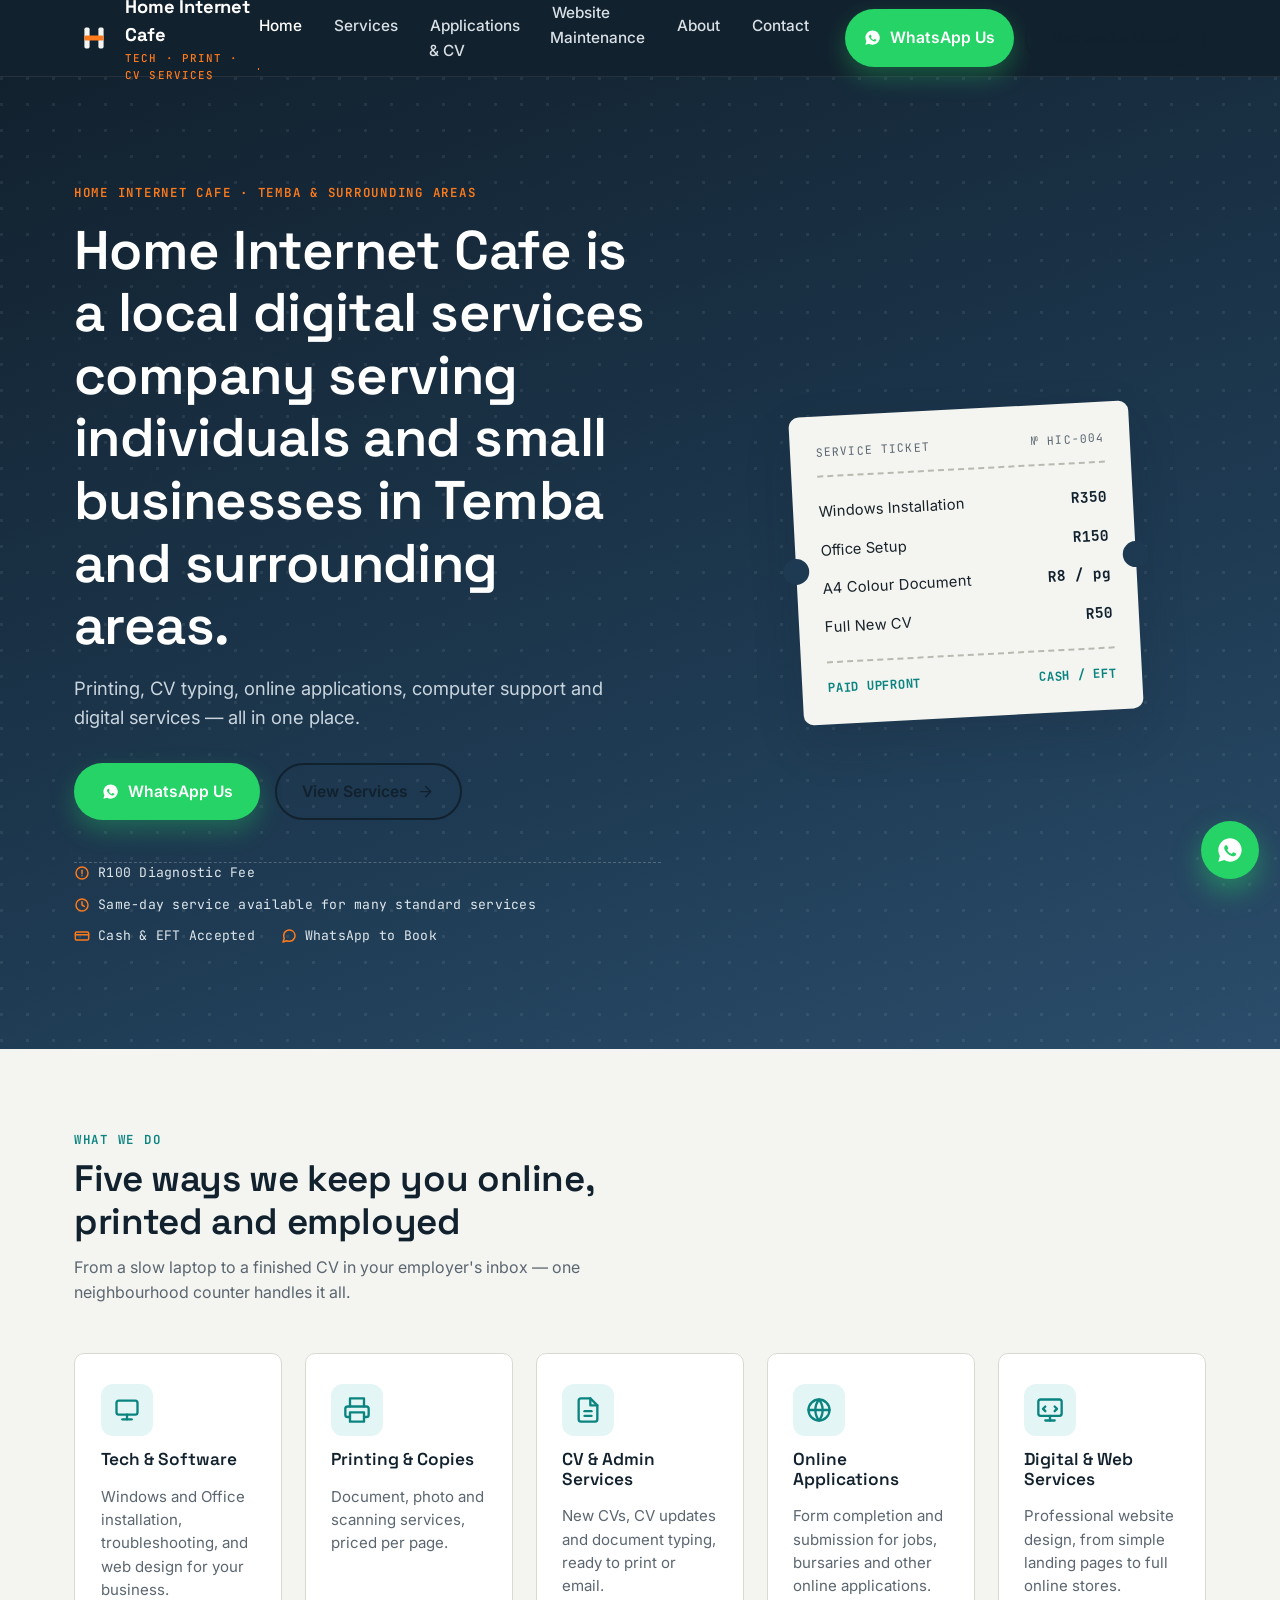
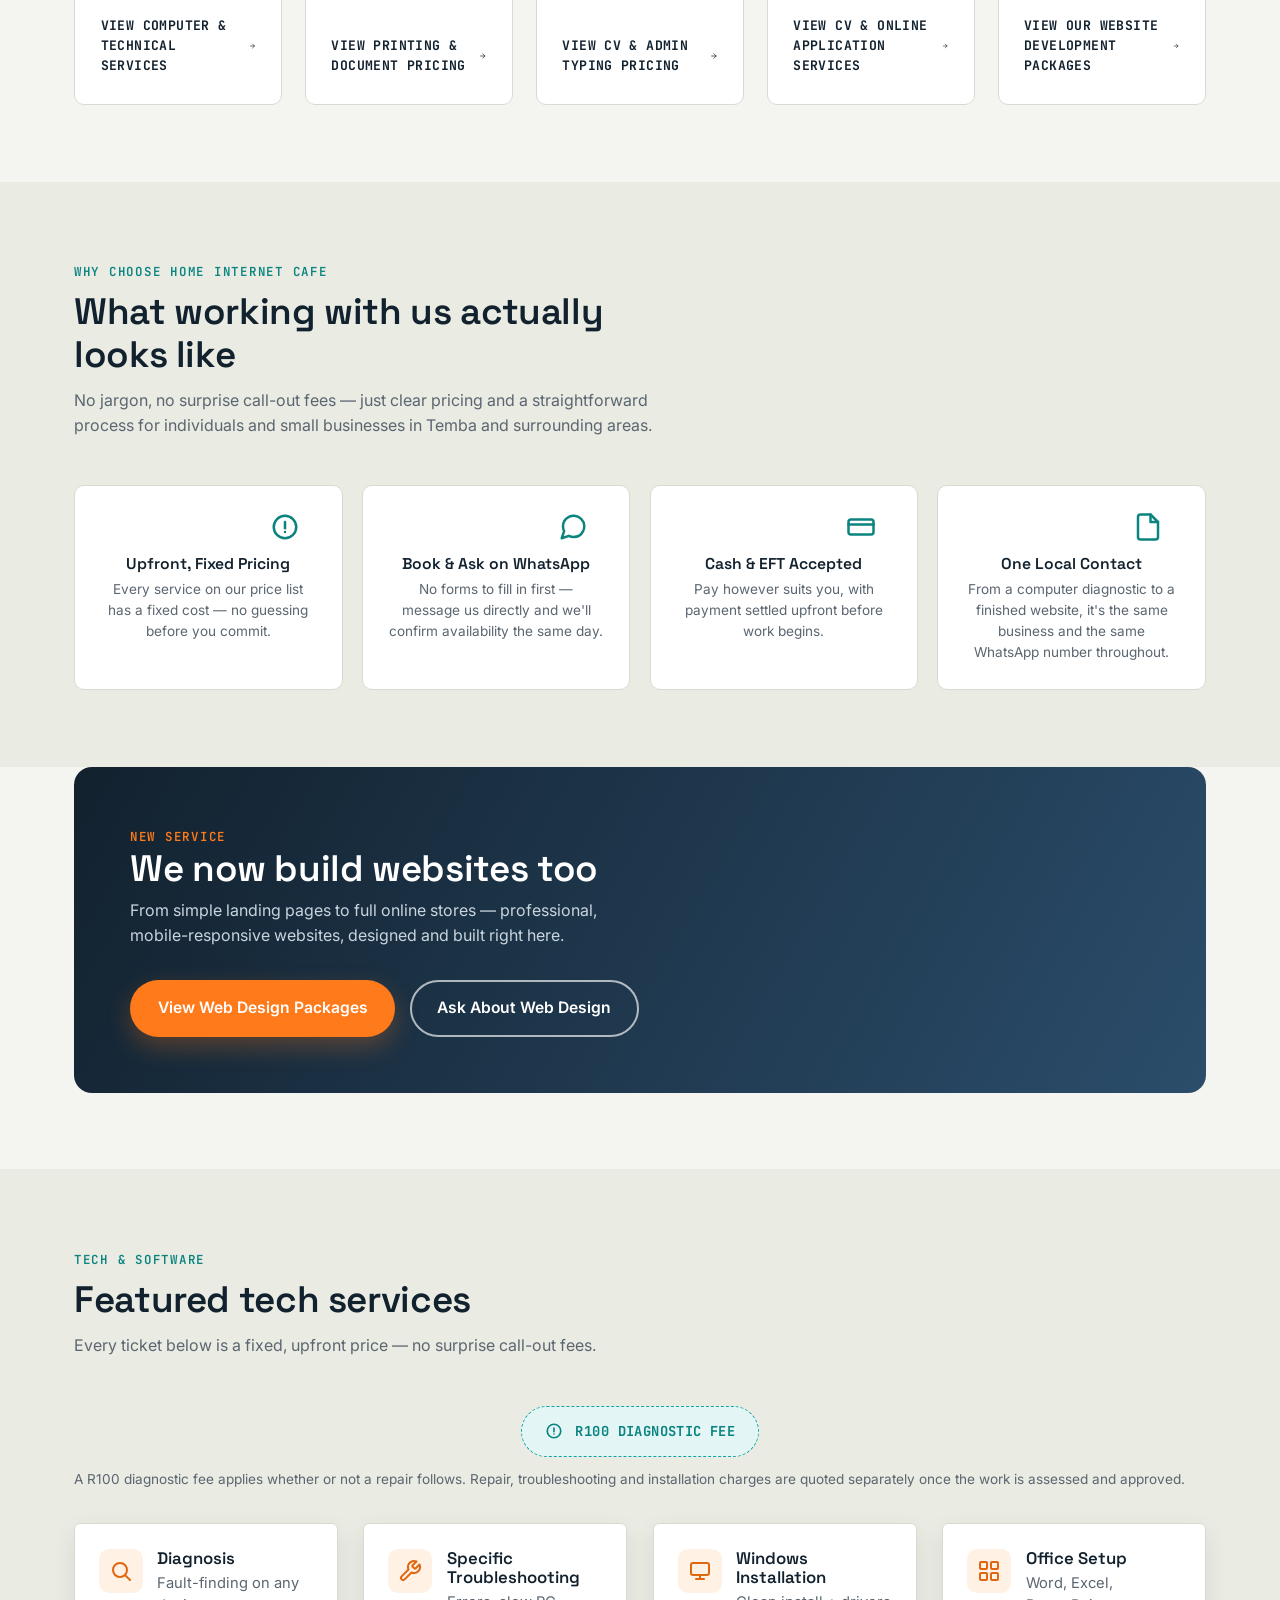
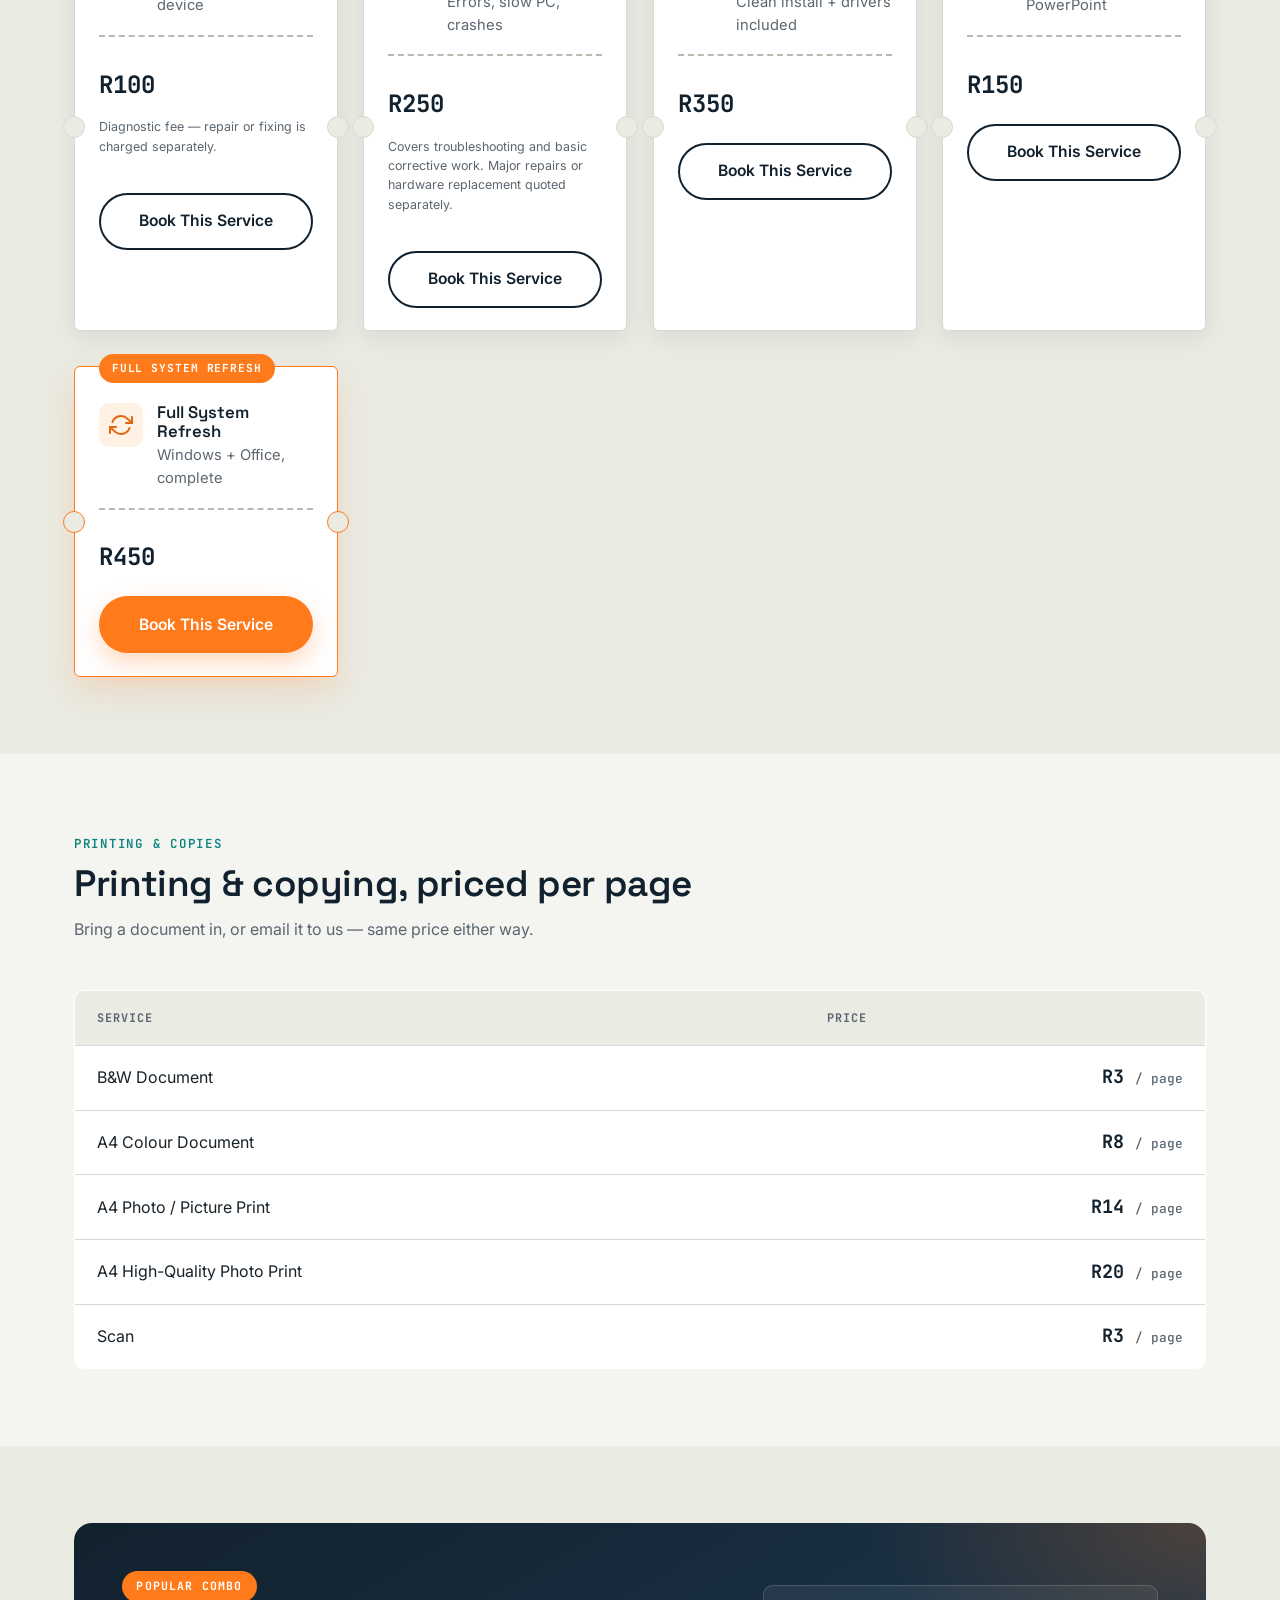
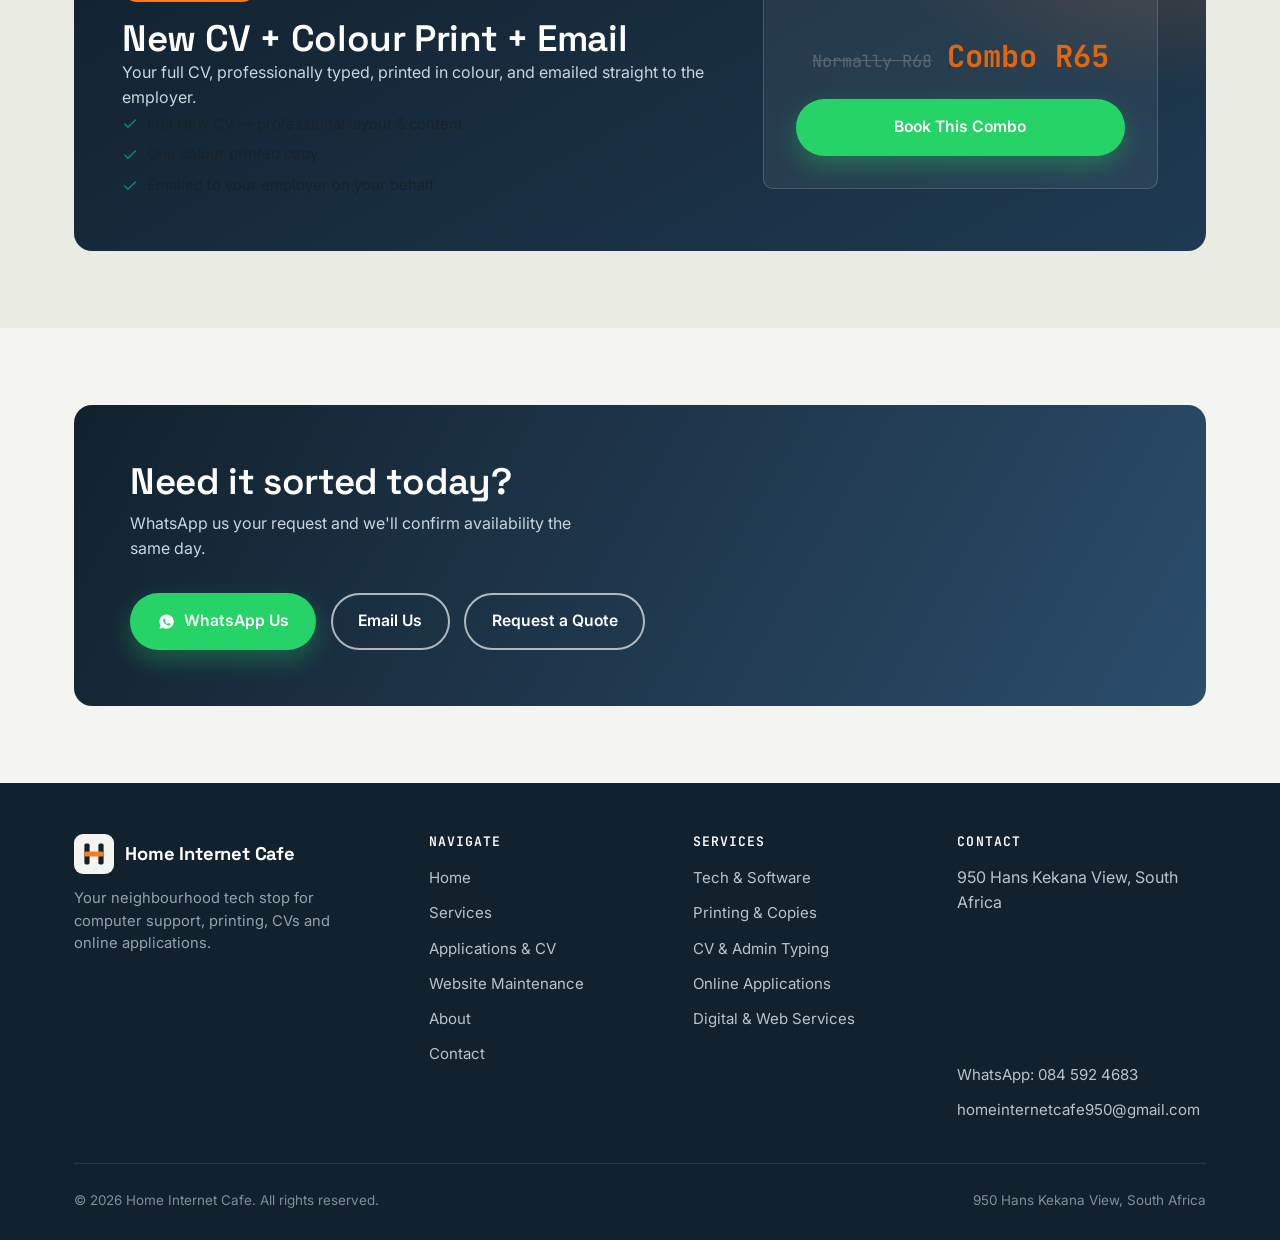
<file: index.html>
<!DOCTYPE html>
<html lang="en-ZA">
<head>
<meta charset="UTF-8">
<meta name="viewport" content="width=device-width, initial-scale=1">
<meta name="google-site-verification" content="TkqVhMdYaNiuD4QflITM_VHD8_5fkSeZkHn6ZQHQR4A">
<title>Internet Cafe &amp; Digital Services in Temba | Home Internet Cafe</title>
<meta name="description" content="Home Internet Cafe is a local digital services company serving individuals and small businesses in Temba and surrounding areas. Printing, CV typing, online applications, computer support and digital services.">
<meta name="robots" content="index, follow">
<link rel="canonical" href="https://homeinternetcafe.co.za/">
<link rel="icon" href="favicon.ico" sizes="any">
<link rel="apple-touch-icon" href="assets/icons/apple-touch-icon.png">
<link rel="manifest" href="manifest.json">
<meta name="theme-color" content="#12212e">

<!-- Open Graph -->
<meta property="og:title" content="Internet Cafe &amp; Digital Services in Temba | Home Internet Cafe">
<meta property="og:description" content="Home Internet Cafe is a local digital services company serving individuals and small businesses in Temba and surrounding areas. Printing, CV typing, online applications, computer support and digital services.">
<meta property="og:url" content="https://homeinternetcafe.co.za/">
<meta property="og:type" content="website">
<meta property="og:locale" content="en_ZA">
<meta name="twitter:card" content="summary">
<meta name="twitter:title" content="Home Internet Cafe — Internet Cafe &amp; Digital Services in Temba">
<meta name="twitter:description" content="Printing, CV typing, online applications, computer support and digital services for Temba and surrounding areas.">

<link rel="preconnect" href="https://fonts.googleapis.com">
<link rel="preconnect" href="https://fonts.gstatic.com" crossorigin>
<link href="https://fonts.googleapis.com/css2?family=Space+Grotesk:wght@500;600;700&amp;family=Inter:wght@400;500;600&amp;family=JetBrains+Mono:wght@500;700&amp;display=swap" rel="stylesheet">

<link rel="stylesheet" href="style.css">
<link rel="stylesheet" href="responsive.css">
<link rel="stylesheet" href="animations.css">
</head>
<body>
<a class="skip-link" href="#main">Skip to main content</a>

<header class="site-header">
  <div class="container">
    <a href="index.html" class="brand" aria-label="Home Internet Cafe — home">
      <svg class="brand-mark" viewBox="0 0 40 40" fill="none" xmlns="http://www.w3.org/2000/svg" aria-hidden="true">
        <rect width="40" height="40" rx="9" fill="#12212E"/>
        <rect x="10.4" y="9.6" width="5.2" height="20.8" rx="1.6" fill="#F4F5F1"/>
        <rect x="24.4" y="9.6" width="5.2" height="20.8" rx="1.6" fill="#F4F5F1"/>
        <rect x="10.4" y="17.4" width="19.2" height="5.2" rx="1.6" fill="#FF7A1A"/>
      </svg>
      <span>Home Internet Cafe<small>Tech &middot; Print &middot; CV Services</small></span>
    </a>

    <nav class="nav-primary" id="nav-primary" aria-label="Primary">
            <ul class="nav-links" role="list">
        <li><a href="index.html" aria-current="page">Home</a></li>
        <li><a href="services.html">Services</a></li>
        <li><a href="applications.html">Applications &amp; CV</a></li>
        <li><a href="maintenance.html">Website Maintenance</a></li>
        <li><a href="about.html">About</a></li>
        <li><a href="contact.html">Contact</a></li>
      </ul>
      <div class="header-ctas">
        <a class="btn btn-whatsapp" data-wa-message="Hello Home Internet Cafe. I would like to request a quote for your services.">
          <svg viewBox="0 0 24 24" fill="currentColor" aria-hidden="true"><path d="M12 2C6.48 2 2 6.48 2 12c0 1.85.5 3.58 1.36 5.07L2 22l5.09-1.33A9.94 9.94 0 0 0 12 22c5.52 0 10-4.48 10-10S17.52 2 12 2zm5.2 14.13c-.22.6-1.28 1.18-1.76 1.22-.45.05-.9.24-3.02-.63-2.55-1.05-4.2-3.64-4.33-3.81-.13-.17-1.03-1.37-1.03-2.62 0-1.24.65-1.85.88-2.1.22-.24.5-.3.66-.3.17 0 .33 0 .48.01.15.01.36-.06.56.43.22.53.75 1.83.81 1.96.06.13.1.28.02.45-.08.17-.13.28-.25.43-.13.15-.27.34-.38.46-.13.13-.26.27-.11.53.15.26.65 1.07 1.4 1.74.96.86 1.77 1.13 2.03 1.26.26.13.41.11.56-.06.15-.18.63-.73.8-.98.17-.26.33-.21.56-.13.22.08 1.43.68 1.68.8.24.13.4.19.46.3.06.11.06.62-.16 1.22z"/></svg>
          WhatsApp Us
        </a>
        <a class="btn btn-outline" href="contact.html">Request a Quote</a>
      </div>
    </nav>

    <button class="nav-toggle" type="button" aria-label="Open menu" aria-expanded="false" aria-controls="nav-primary">
      <svg viewBox="0 0 24 24" fill="none" stroke="currentColor" stroke-width="2" stroke-linecap="round" aria-hidden="true"><line x1="3" y1="6" x2="21" y2="6"/><line x1="3" y1="12" x2="21" y2="12"/><line x1="3" y1="18" x2="21" y2="18"/></svg>
    </button>
  </div>
</header>

<main id="main">

  <!-- HERO -->
  <section class="hero">
    <div class="container">
      <div class="hero-copy">
        <span class="eyebrow">Home Internet Cafe · Temba &amp; Surrounding Areas</span>
        <h1>Home Internet Cafe is a local digital services company serving individuals and small businesses in Temba and surrounding areas.</h1>
        <p class="lede">Printing, CV typing, online applications, computer support and digital services — all in one place.</p>
        <div class="hero-ctas">
          <a class="btn btn-whatsapp" data-wa-message="Hello Home Internet Cafe. I would like to request a quote for your services.">
            <svg viewBox="0 0 24 24" fill="currentColor" aria-hidden="true"><path d="M12 2C6.48 2 2 6.48 2 12c0 1.85.5 3.58 1.36 5.07L2 22l5.09-1.33A9.94 9.94 0 0 0 12 22c5.52 0 10-4.48 10-10S17.52 2 12 2zm5.2 14.13c-.22.6-1.28 1.18-1.76 1.22-.45.05-.9.24-3.02-.63-2.55-1.05-4.2-3.64-4.33-3.81-.13-.17-1.03-1.37-1.03-2.62 0-1.24.65-1.85.88-2.1.22-.24.5-.3.66-.3.17 0 .33 0 .48.01.15.01.36-.06.56.43.22.53.75 1.83.81 1.96.06.13.1.28.02.45-.08.17-.13.28-.25.43-.13.15-.27.34-.38.46-.13.13-.26.27-.11.53.15.26.65 1.07 1.4 1.74.96.86 1.77 1.13 2.03 1.26.26.13.41.11.56-.06.15-.18.63-.73.8-.98.17-.26.33-.21.56-.13.22.08 1.43.68 1.68.8.24.13.4.19.46.3.06.11.06.62-.16 1.22z"/></svg>
            WhatsApp Us
          </a>
          <a class="btn btn-outline" href="services.html">
            View Services
            <svg viewBox="0 0 24 24" fill="none" stroke="currentColor" stroke-width="2" stroke-linecap="round" stroke-linejoin="round" aria-hidden="true"><line x1="5" y1="12" x2="19" y2="12"/><polyline points="12 5 19 12 12 19"/></svg>
          </a>
        </div>

        <ul class="trust-strip" role="list">
          <li>
            <svg viewBox="0 0 24 24" fill="none" stroke="currentColor" stroke-width="2.2" stroke-linecap="round" stroke-linejoin="round" aria-hidden="true"><circle cx="12" cy="12" r="9"/><line x1="12" y1="8" x2="12" y2="13"/><line x1="12" y1="16" x2="12.01" y2="16"/></svg>
            R100 Diagnostic Fee
          </li>
          <li>
            <svg viewBox="0 0 24 24" fill="none" stroke="currentColor" stroke-width="2.2" stroke-linecap="round" stroke-linejoin="round" aria-hidden="true"><circle cx="12" cy="12" r="9"/><polyline points="12 7 12 12 15.5 14"/></svg>
            Same-day service available for many standard services
          </li>
          <li>
            <svg viewBox="0 0 24 24" fill="none" stroke="currentColor" stroke-width="2.2" stroke-linecap="round" stroke-linejoin="round" aria-hidden="true"><rect x="2" y="6" width="20" height="12" rx="2"/><line x1="2" y1="10" x2="22" y2="10"/></svg>
            Cash &amp; EFT Accepted
          </li>
          <li>
            <svg viewBox="0 0 24 24" fill="none" stroke="currentColor" stroke-width="2.2" stroke-linecap="round" stroke-linejoin="round" aria-hidden="true"><path d="M21 11.5a8.38 8.38 0 0 1-.9 3.8 8.5 8.5 0 0 1-7.6 4.7 8.38 8.38 0 0 1-3.8-.9L3 21l1.9-5.7a8.38 8.38 0 0 1-.9-3.8 8.5 8.5 0 0 1 4.7-7.6 8.38 8.38 0 0 1 3.8-.9h.5a8.48 8.48 0 0 1 8 8v.5z"/></svg>
            WhatsApp to Book
          </li>
        </ul>
      </div>

      <div class="hero-ticket-wrap">
        <div class="hero-ticket">
          <div class="hero-ticket-head">
            <span>Service Ticket</span>
            <span>№ HIC&#8209;004</span>
          </div>
          <div class="hero-ticket-row"><span>Windows Installation</span><span>R350</span></div>
          <div class="hero-ticket-row"><span>Office Setup</span><span>R150</span></div>
          <div class="hero-ticket-row"><span>A4 Colour Document</span><span>R8 / pg</span></div>
          <div class="hero-ticket-row"><span>Full New CV</span><span>R50</span></div>
          <div class="hero-ticket-foot">
            <span>Paid Upfront</span>
            <span>Cash / EFT</span>
          </div>
        </div>
      </div>
    </div>
  </section>

  <!-- SERVICE CATEGORIES -->
  <section class="section" aria-labelledby="categories-heading">
    <div class="container">
      <div class="section-head reveal">
        <span class="eyebrow">What We Do</span>
        <h2 id="categories-heading">Five ways we keep you online, printed and employed</h2>
        <p>From a slow laptop to a finished CV in your employer's inbox — one neighbourhood counter handles it all.</p>
      </div>

      <div class="category-grid">
        <div class="category-card reveal" data-delay="1">
          <div class="category-icon">
            <svg viewBox="0 0 24 24" fill="none" stroke="currentColor" stroke-width="2" stroke-linecap="round" stroke-linejoin="round" aria-hidden="true"><rect x="3" y="4" width="18" height="12" rx="2"/><line x1="8" y1="20" x2="16" y2="20"/><line x1="12" y1="16" x2="12" y2="20"/></svg>
          </div>
          <h3>Tech &amp; Software</h3>
          <p>Windows and Office installation, troubleshooting, and web design for your business.</p>
          <a class="card-link" href="services.html#tech-software">View computer &amp; technical services
            <svg viewBox="0 0 24 24" fill="none" stroke="currentColor" stroke-width="2.2" stroke-linecap="round" stroke-linejoin="round" aria-hidden="true"><line x1="5" y1="12" x2="19" y2="12"/><polyline points="12 5 19 12 12 19"/></svg>
          </a>
        </div>

        <div class="category-card reveal" data-delay="2">
          <div class="category-icon">
            <svg viewBox="0 0 24 24" fill="none" stroke="currentColor" stroke-width="2" stroke-linecap="round" stroke-linejoin="round" aria-hidden="true"><polyline points="6 9 6 2 18 2 18 9"/><path d="M6 18H4a2 2 0 0 1-2-2v-5a2 2 0 0 1 2-2h16a2 2 0 0 1 2 2v5a2 2 0 0 1-2 2h-2"/><rect x="6" y="14" width="12" height="8"/></svg>
          </div>
          <h3>Printing &amp; Copies</h3>
          <p>Document, photo and scanning services, priced per page.</p>
          <a class="card-link" href="services.html#printing-copies">View printing &amp; document pricing
            <svg viewBox="0 0 24 24" fill="none" stroke="currentColor" stroke-width="2.2" stroke-linecap="round" stroke-linejoin="round" aria-hidden="true"><line x1="5" y1="12" x2="19" y2="12"/><polyline points="12 5 19 12 12 19"/></svg>
          </a>
        </div>

        <div class="category-card reveal" data-delay="3">
          <div class="category-icon">
            <svg viewBox="0 0 24 24" fill="none" stroke="currentColor" stroke-width="2" stroke-linecap="round" stroke-linejoin="round" aria-hidden="true"><path d="M14 2H6a2 2 0 0 0-2 2v16a2 2 0 0 0 2 2h12a2 2 0 0 0 2-2V8z"/><polyline points="14 2 14 8 20 8"/><line x1="9" y1="13" x2="15" y2="13"/><line x1="9" y1="17" x2="15" y2="17"/></svg>
          </div>
          <h3>CV &amp; Admin Services</h3>
          <p>New CVs, CV updates and document typing, ready to print or email.</p>
          <a class="card-link" href="services.html#admin-typing">View CV &amp; admin typing pricing
            <svg viewBox="0 0 24 24" fill="none" stroke="currentColor" stroke-width="2.2" stroke-linecap="round" stroke-linejoin="round" aria-hidden="true"><line x1="5" y1="12" x2="19" y2="12"/><polyline points="12 5 19 12 12 19"/></svg>
          </a>
        </div>

        <div class="category-card reveal" data-delay="4">
          <div class="category-icon">
            <svg viewBox="0 0 24 24" fill="none" stroke="currentColor" stroke-width="2" stroke-linecap="round" stroke-linejoin="round" aria-hidden="true"><circle cx="12" cy="12" r="9"/><line x1="3" y1="12" x2="21" y2="12"/><path d="M12 3a14.5 14.5 0 0 1 0 18 14.5 14.5 0 0 1 0-18z"/></svg>
          </div>
          <h3>Online Applications</h3>
          <p>Form completion and submission for jobs, bursaries and other online applications.</p>
          <a class="card-link" href="applications.html">View CV &amp; online application services
            <svg viewBox="0 0 24 24" fill="none" stroke="currentColor" stroke-width="2.2" stroke-linecap="round" stroke-linejoin="round" aria-hidden="true"><line x1="5" y1="12" x2="19" y2="12"/><polyline points="12 5 19 12 12 19"/></svg>
          </a>
        </div>

        <div class="category-card reveal" data-delay="5">
          <div class="category-icon">
            <svg viewBox="0 0 24 24" fill="none" stroke="currentColor" stroke-width="2" stroke-linecap="round" stroke-linejoin="round" aria-hidden="true"><rect x="2" y="3" width="20" height="14" rx="2"/><line x1="8" y1="21" x2="16" y2="21"/><line x1="12" y1="17" x2="12" y2="21"/><polyline points="8 9 6 11 8 13"/><polyline points="16 9 18 11 16 13"/></svg>
          </div>
          <h3>Digital &amp; Web Services</h3>
          <p>Professional website design, from simple landing pages to full online stores.</p>
          <a class="card-link" href="services.html#web-design">View our website development packages
            <svg viewBox="0 0 24 24" fill="none" stroke="currentColor" stroke-width="2.2" stroke-linecap="round" stroke-linejoin="round" aria-hidden="true"><line x1="5" y1="12" x2="19" y2="12"/><polyline points="12 5 19 12 12 19"/></svg>
          </a>
        </div>
      </div>
    </div>
  </section>

  <!-- WHY CHOOSE US -->
  <section class="section section--alt" aria-labelledby="why-choose-heading">
    <div class="container">
      <div class="section-head reveal">
        <span class="eyebrow">Why Choose Home Internet Cafe</span>
        <h2 id="why-choose-heading">What working with us actually looks like</h2>
        <p>No jargon, no surprise call-out fees — just clear pricing and a straightforward process for individuals and small businesses in Temba and surrounding areas.</p>
      </div>
      <div class="value-grid">
        <div class="value-card reveal" data-delay="1">
          <svg viewBox="0 0 24 24" fill="none" stroke="currentColor" stroke-width="2" stroke-linecap="round" stroke-linejoin="round" aria-hidden="true"><circle cx="12" cy="12" r="9"/><line x1="12" y1="8" x2="12" y2="13"/><line x1="12" y1="16" x2="12.01" y2="16"/></svg>
          <h3>Upfront, Fixed Pricing</h3>
          <p style="font-size:0.85rem; color:var(--muted); margin-top:0.4rem;">Every service on our price list has a fixed cost — no guessing before you commit.</p>
        </div>
        <div class="value-card reveal" data-delay="2">
          <svg viewBox="0 0 24 24" fill="none" stroke="currentColor" stroke-width="2" stroke-linecap="round" stroke-linejoin="round" aria-hidden="true"><path d="M21 11.5a8.38 8.38 0 0 1-.9 3.8 8.5 8.5 0 0 1-7.6 4.7 8.38 8.38 0 0 1-3.8-.9L3 21l1.9-5.7a8.38 8.38 0 0 1-.9-3.8 8.5 8.5 0 0 1 4.7-7.6 8.38 8.38 0 0 1 3.8-.9h.5a8.48 8.48 0 0 1 8 8v.5z"/></svg>
          <h3>Book &amp; Ask on WhatsApp</h3>
          <p style="font-size:0.85rem; color:var(--muted); margin-top:0.4rem;">No forms to fill in first — message us directly and we'll confirm availability the same day.</p>
        </div>
        <div class="value-card reveal" data-delay="3">
          <svg viewBox="0 0 24 24" fill="none" stroke="currentColor" stroke-width="2" stroke-linecap="round" stroke-linejoin="round" aria-hidden="true"><rect x="2" y="6" width="20" height="12" rx="2"/><line x1="2" y1="10" x2="22" y2="10"/></svg>
          <h3>Cash &amp; EFT Accepted</h3>
          <p style="font-size:0.85rem; color:var(--muted); margin-top:0.4rem;">Pay however suits you, with payment settled upfront before work begins.</p>
        </div>
        <div class="value-card reveal" data-delay="4">
          <svg viewBox="0 0 24 24" fill="none" stroke="currentColor" stroke-width="2" stroke-linecap="round" stroke-linejoin="round" aria-hidden="true"><path d="M14 2H6a2 2 0 0 0-2 2v16a2 2 0 0 0 2 2h12a2 2 0 0 0 2-2V8z"/><polyline points="14 2 14 8 20 8"/></svg>
          <h3>One Local Contact</h3>
          <p style="font-size:0.85rem; color:var(--muted); margin-top:0.4rem;">From a computer diagnostic to a finished website, it's the same business and the same WhatsApp number throughout.</p>
        </div>
      </div>
    </div>
  </section>

  <!-- NEW SERVICE ANNOUNCEMENT -->
  <section class="section" style="padding-top: 0;">
    <div class="container">
      <div class="cta-band reveal">
        <div>
          <span class="eyebrow">New Service</span>
          <h2>We now build websites too</h2>
          <p>From simple landing pages to full online stores — professional, mobile-responsive websites, designed and built right here.</p>
        </div>
        <div class="cta-band-ctas">
          <a class="btn btn-accent" href="services.html#web-design">View Web Design Packages</a>
          <a class="btn btn-outline" data-wa-message="Hello Home Internet Cafe. I would like to ask about your web design services.">Ask About Web Design</a>
        </div>
      </div>
    </div>
  </section>

  <!-- FEATURED SERVICES -->
  <section class="section section--alt" aria-labelledby="featured-heading">
    <div class="container">
      <div class="section-head reveal">
        <span class="eyebrow">Tech &amp; Software</span>
        <h2 id="featured-heading">Featured tech services</h2>
        <p>Every ticket below is a fixed, upfront price — no surprise call-out fees.</p>
      </div>

      <div class="banner reveal" style="margin-bottom: 0.8rem;">
        <svg viewBox="0 0 24 24" fill="none" stroke="currentColor" stroke-width="2.2" stroke-linecap="round" stroke-linejoin="round" aria-hidden="true"><circle cx="12" cy="12" r="9"/><line x1="12" y1="8" x2="12" y2="13"/><line x1="12" y1="16" x2="12.01" y2="16"/></svg>
        R100 Diagnostic Fee
      </div>
      <p style="font-size:0.85rem; color:var(--muted); margin-bottom:2rem;">A R100 diagnostic fee applies whether or not a repair follows. Repair, troubleshooting and installation charges are quoted separately once the work is assessed and approved.</p>

      <div class="ticket-grid">
        <div class="ticket reveal" data-delay="1">
          <div class="ticket-top">
            <div class="ticket-icon">
              <svg viewBox="0 0 24 24" fill="none" stroke="currentColor" stroke-width="2" stroke-linecap="round" stroke-linejoin="round" aria-hidden="true"><circle cx="11" cy="11" r="7"/><line x1="21" y1="21" x2="16.65" y2="16.65"/></svg>
            </div>
            <div>
              <h3>Diagnosis</h3>
              <p class="ticket-desc">Fault-finding on any device</p>
            </div>
          </div>
          <div class="ticket-divider"></div>
          <div class="ticket-price-row">
            <span class="ticket-price">R100</span>
          </div>
          <p style="font-size:0.78rem; color:var(--muted); margin: 0 0 1rem;">Diagnostic fee — repair or fixing is charged separately.</p>
          <a class="btn btn-outline btn-block" data-service-name="Diagnosis">Book This Service</a>
        </div>

        <div class="ticket reveal" data-delay="2">
          <div class="ticket-top">
            <div class="ticket-icon">
              <svg viewBox="0 0 24 24" fill="none" stroke="currentColor" stroke-width="2" stroke-linecap="round" stroke-linejoin="round" aria-hidden="true"><path d="M14.7 6.3a1 1 0 0 0 0 1.4l1.6 1.6a1 1 0 0 0 1.4 0l3.77-3.77a6 6 0 0 1-7.94 7.94l-6.91 6.91a2.12 2.12 0 0 1-3-3l6.91-6.91a6 6 0 0 1 7.94-7.94l-3.76 3.76z"/></svg>
            </div>
            <div>
              <h3>Specific Troubleshooting</h3>
              <p class="ticket-desc">Errors, slow PC, crashes</p>
            </div>
          </div>
          <div class="ticket-divider"></div>
          <div class="ticket-price-row">
            <span class="ticket-price">R250</span>
          </div>
          <p style="font-size:0.78rem; color:var(--muted); margin: 0 0 1rem;">Covers troubleshooting and basic corrective work. Major repairs or hardware replacement quoted separately.</p>
          <a class="btn btn-outline btn-block" data-service-name="Specific Troubleshooting">Book This Service</a>
        </div>

        <div class="ticket reveal" data-delay="3">
          <div class="ticket-top">
            <div class="ticket-icon">
              <svg viewBox="0 0 24 24" fill="none" stroke="currentColor" stroke-width="2" stroke-linecap="round" stroke-linejoin="round" aria-hidden="true"><rect x="3" y="4" width="18" height="12" rx="2"/><line x1="8" y1="20" x2="16" y2="20"/><line x1="12" y1="16" x2="12" y2="20"/></svg>
            </div>
            <div>
              <h3>Windows Installation</h3>
              <p class="ticket-desc">Clean install + drivers included</p>
            </div>
          </div>
          <div class="ticket-divider"></div>
          <div class="ticket-price-row">
            <span class="ticket-price">R350</span>
          </div>
          <a class="btn btn-outline btn-block" data-service-name="Windows Installation">Book This Service</a>
        </div>

        <div class="ticket reveal" data-delay="4">
          <div class="ticket-top">
            <div class="ticket-icon">
              <svg viewBox="0 0 24 24" fill="none" stroke="currentColor" stroke-width="2" stroke-linecap="round" stroke-linejoin="round" aria-hidden="true"><rect x="3" y="3" width="7" height="7" rx="1"/><rect x="14" y="3" width="7" height="7" rx="1"/><rect x="3" y="14" width="7" height="7" rx="1"/><rect x="14" y="14" width="7" height="7" rx="1"/></svg>
            </div>
            <div>
              <h3>Office Setup</h3>
              <p class="ticket-desc">Word, Excel, PowerPoint</p>
            </div>
          </div>
          <div class="ticket-divider"></div>
          <div class="ticket-price-row">
            <span class="ticket-price">R150</span>
          </div>
          <a class="btn btn-outline btn-block" data-service-name="Office Setup">Book This Service</a>
        </div>

        <div class="ticket ticket-highlight reveal" data-delay="5">
          <span class="ticket-tag">Full System Refresh</span>
          <div class="ticket-top" style="margin-top: 0.6rem;">
            <div class="ticket-icon">
              <svg viewBox="0 0 24 24" fill="none" stroke="currentColor" stroke-width="2" stroke-linecap="round" stroke-linejoin="round" aria-hidden="true"><polyline points="23 4 23 10 17 10"/><polyline points="1 20 1 14 7 14"/><path d="M3.51 9a9 9 0 0 1 14.85-3.36L23 10M1 14l4.64 4.36A9 9 0 0 0 20.49 15"/></svg>
            </div>
            <div>
              <h3>Full System Refresh</h3>
              <p class="ticket-desc">Windows + Office, complete</p>
            </div>
          </div>
          <div class="ticket-divider"></div>
          <div class="ticket-price-row">
            <span class="ticket-price">R450</span>
          </div>
          <a class="btn btn-accent btn-block" data-service-name="Full System Refresh">Book This Service</a>
        </div>
      </div>
    </div>
  </section>

  <!-- PRINTING & COPYING -->
  <section class="section" aria-labelledby="printing-heading">
    <div class="container">
      <div class="section-head reveal">
        <span class="eyebrow">Printing &amp; Copies</span>
        <h2 id="printing-heading">Printing &amp; copying, priced per page</h2>
        <p>Bring a document in, or email it to us — same price either way.</p>
      </div>

      <table class="price-table reveal">
        <caption class="visually-hidden">Printing, copying and scanning prices</caption>
        <thead>
          <tr>
            <th scope="col">Service</th>
            <th scope="col">Price</th>
          </tr>
        </thead>
        <tbody>
          <tr>
            <td>B&amp;W Document</td>
            <td class="amount">R3 <span style="font-weight:500;font-size:0.8rem;color:var(--muted);">/ page</span></td>
          </tr>
          <tr>
            <td>A4 Colour Document</td>
            <td class="amount">R8 <span style="font-weight:500;font-size:0.8rem;color:var(--muted);">/ page</span></td>
          </tr>
          <tr>
            <td>A4 Photo / Picture Print</td>
            <td class="amount">R14 <span style="font-weight:500;font-size:0.8rem;color:var(--muted);">/ page</span></td>
          </tr>
          <tr>
            <td>A4 High-Quality Photo Print</td>
            <td class="amount">R20 <span style="font-weight:500;font-size:0.8rem;color:var(--muted);">/ page</span></td>
          </tr>
          <tr>
            <td>Scan</td>
            <td class="amount">R3 <span style="font-weight:500;font-size:0.8rem;color:var(--muted);">/ page</span></td>
          </tr>
        </tbody>
      </table>
    </div>
  </section>

  <!-- POPULAR COMBO -->
  <section class="section section--alt" aria-labelledby="combo-heading">
    <div class="container">
      <div class="combo reveal">
        <div>
          <span class="combo-ribbon">Popular Combo</span>
          <h2 id="combo-heading">New CV + Colour Print + Email</h2>
          <p>Your full CV, professionally typed, printed in colour, and emailed straight to the employer.</p>
          <ul class="combo-includes" role="list">
            <li>
              <svg viewBox="0 0 24 24" fill="none" stroke="currentColor" stroke-width="2.2" stroke-linecap="round" stroke-linejoin="round" aria-hidden="true"><polyline points="20 6 9 17 4 12"/></svg>
              Full New CV — professional layout &amp; content
            </li>
            <li>
              <svg viewBox="0 0 24 24" fill="none" stroke="currentColor" stroke-width="2.2" stroke-linecap="round" stroke-linejoin="round" aria-hidden="true"><polyline points="20 6 9 17 4 12"/></svg>
              One colour printed copy
            </li>
            <li>
              <svg viewBox="0 0 24 24" fill="none" stroke="currentColor" stroke-width="2.2" stroke-linecap="round" stroke-linejoin="round" aria-hidden="true"><polyline points="20 6 9 17 4 12"/></svg>
              Emailed to your employer on your behalf
            </li>
          </ul>
        </div>
        <div class="combo-price-card" style="background:rgba(255,255,255,0.06); border:1px solid rgba(255,255,255,0.16); border-radius: var(--radius); padding: 2rem; text-align:center;">
          <div class="combo-prices" style="justify-content:center;">
            <span class="combo-was">Normally R68</span>
            <span class="combo-now">Combo R65</span>
          </div>
          <a class="btn btn-whatsapp btn-block" style="margin-top:1.2rem;" data-service-name="Popular Combo (New CV + Colour Print + Email)">Book This Combo</a>
        </div>
      </div>
    </div>
  </section>

  <!-- FINAL CTA -->
  <section class="section">
    <div class="container">
      <div class="cta-band reveal">
        <div>
          <h2>Need it sorted today?</h2>
          <p>WhatsApp us your request and we'll confirm availability the same day.</p>
        </div>
        <div class="cta-band-ctas">
          <a class="btn btn-whatsapp" data-wa-message="Hello Home Internet Cafe. I would like to request a quote for your services.">
            <svg viewBox="0 0 24 24" fill="currentColor" aria-hidden="true"><path d="M12 2C6.48 2 2 6.48 2 12c0 1.85.5 3.58 1.36 5.07L2 22l5.09-1.33A9.94 9.94 0 0 0 12 22c5.52 0 10-4.48 10-10S17.52 2 12 2zm5.2 14.13c-.22.6-1.28 1.18-1.76 1.22-.45.05-.9.24-3.02-.63-2.55-1.05-4.2-3.64-4.33-3.81-.13-.17-1.03-1.37-1.03-2.62 0-1.24.65-1.85.88-2.1.22-.24.5-.3.66-.3.17 0 .33 0 .48.01.15.01.36-.06.56.43.22.53.75 1.83.81 1.96.06.13.1.28.02.45-.08.17-.13.28-.25.43-.13.15-.27.34-.38.46-.13.13-.26.27-.11.53.15.26.65 1.07 1.4 1.74.96.86 1.77 1.13 2.03 1.26.26.13.41.11.56-.06.15-.18.63-.73.8-.98.17-.26.33-.21.56-.13.22.08 1.43.68 1.68.8.24.13.4.19.46.3.06.11.06.62-.16 1.22z"/></svg>
            WhatsApp Us
          </a>
          <a class="btn btn-outline" href="mailto:homeinternetcafe950@gmail.com">Email Us</a>
          <a class="btn btn-outline" href="contact.html">Request a Quote</a>
        </div>
      </div>
    </div>
  </section>

</main>

<footer class="site-footer">
  <div class="container">
    <div class="footer-grid">
      <div class="footer-brand">
        <a href="index.html" class="brand">
          <svg class="brand-mark" viewBox="0 0 40 40" fill="none" xmlns="http://www.w3.org/2000/svg" aria-hidden="true">
            <rect width="40" height="40" rx="9" fill="#F4F5F1"/>
            <rect x="10.4" y="9.6" width="5.2" height="20.8" rx="1.6" fill="#12212E"/>
            <rect x="24.4" y="9.6" width="5.2" height="20.8" rx="1.6" fill="#12212E"/>
            <rect x="10.4" y="17.4" width="19.2" height="5.2" rx="1.6" fill="#FF7A1A"/>
          </svg>
          Home Internet Cafe
        </a>
        <p>Your neighbourhood tech stop for computer support, printing, CVs and online applications.</p>
      </div>

      <div class="footer-col">
        <h4>Navigate</h4>
        <ul role="list">
          <li><a href="index.html">Home</a></li>
          <li><a href="services.html">Services</a></li>
          <li><a href="applications.html">Applications &amp; CV</a></li>
          <li><a href="maintenance.html">Website Maintenance</a></li>
          <li><a href="about.html">About</a></li>
          <li><a href="contact.html">Contact</a></li>
        </ul>
      </div>

      <div class="footer-col">
        <h4>Services</h4>
        <ul role="list">
          <li><a href="services.html#tech-software">Tech &amp; Software</a></li>
          <li><a href="services.html#printing-copies">Printing &amp; Copies</a></li>
          <li><a href="services.html#admin-typing">CV &amp; Admin Typing</a></li>
          <li><a href="applications.html">Online Applications</a></li>
          <li><a href="services.html#web-design">Digital &amp; Web Services</a></li>
        </ul>
      </div>

      <div class="footer-col">
        <h4>Contact</h4>
        <ul role="list">
          <li>950 Hans Kekana View, South Africa</li>
          <li style="padding:0;">
            <iframe
              src="https://www.google.com/maps?q=950+Hans+Kekana+View%2C+Temba%2C+Gauteng%2C+South+Africa&output=embed"
              width="100%" height="120" style="border:0; border-radius:6px; display:block; margin-top:0.4rem;"
              loading="lazy"
              referrerpolicy="no-referrer-when-downgrade"
              title="Map showing Home Internet Cafe location">
            </iframe>
          </li>
          <li><a data-wa-message="Hello Home Internet Cafe. I would like to request a quote for your services.">WhatsApp: 084 592 4683</a></li>
          <li><a href="mailto:homeinternetcafe950@gmail.com">homeinternetcafe950@gmail.com</a></li>
        </ul>
      </div>
    </div>

    <div class="footer-bottom">
      <span>&copy; <span id="footer-year">2026</span> Home Internet Cafe. All rights reserved.</span>
      <span>950 Hans Kekana View, South Africa</span>
    </div>
  </div>
</footer>

<a class="whatsapp-float" data-wa-message="Hello Home Internet Cafe. I would like to request a quote for your services." aria-label="Chat with us on WhatsApp">
  <svg viewBox="0 0 24 24" fill="currentColor" aria-hidden="true"><path d="M12 2C6.48 2 2 6.48 2 12c0 1.85.5 3.58 1.36 5.07L2 22l5.09-1.33A9.94 9.94 0 0 0 12 22c5.52 0 10-4.48 10-10S17.52 2 12 2zm5.2 14.13c-.22.6-1.28 1.18-1.76 1.22-.45.05-.9.24-3.02-.63-2.55-1.05-4.2-3.64-4.33-3.81-.13-.17-1.03-1.37-1.03-2.62 0-1.24.65-1.85.88-2.1.22-.24.5-.3.66-.3.17 0 .33 0 .48.01.15.01.36-.06.56.43.22.53.75 1.83.81 1.96.06.13.1.28.02.45-.08.17-.13.28-.25.43-.13.15-.27.34-.38.46-.13.13-.26.27-.11.53.15.26.65 1.07 1.4 1.74.96.86 1.77 1.13 2.03 1.26.26.13.41.11.56-.06.15-.18.63-.73.8-.98.17-.26.33-.21.56-.13.22.08 1.43.68 1.68.8.24.13.4.19.46.3.06.11.06.62-.16 1.22z"/></svg>
</a>

<button class="back-to-top" type="button" aria-label="Back to top">
  <svg viewBox="0 0 24 24" fill="none" stroke="currentColor" stroke-width="2.2" stroke-linecap="round" stroke-linejoin="round" aria-hidden="true"><line x1="12" y1="19" x2="12" y2="5"/><polyline points="5 12 12 5 19 12"/></svg>
</button>

<script type="application/ld+json">
{
  "@context": "https://schema.org",
  "@type": "LocalBusiness",
  "@id": "https://homeinternetcafe.co.za/#business",
  "name": "Home Internet Cafe",
  "image": "https://homeinternetcafe.co.za/assets/icons/icon-512.png",
  "url": "https://homeinternetcafe.co.za/",
  "telephone": "+27845924683",
  "address": {
    "@type": "PostalAddress",
    "streetAddress": "950 Hans Kekana View",
    "addressCountry": "ZA"
  },
  "description": "Home Internet Cafe is a local digital services company serving individuals and small businesses in Temba and surrounding areas. Printing, CV typing, online applications, computer support and digital services.",
  "priceRange": "R3 - R10,000+"
}
</script>

<script src="navigation.js" defer></script>
<script src="whatsapp.js" defer></script>
<script src="main.js" defer></script>
</body>
</html>
</file>
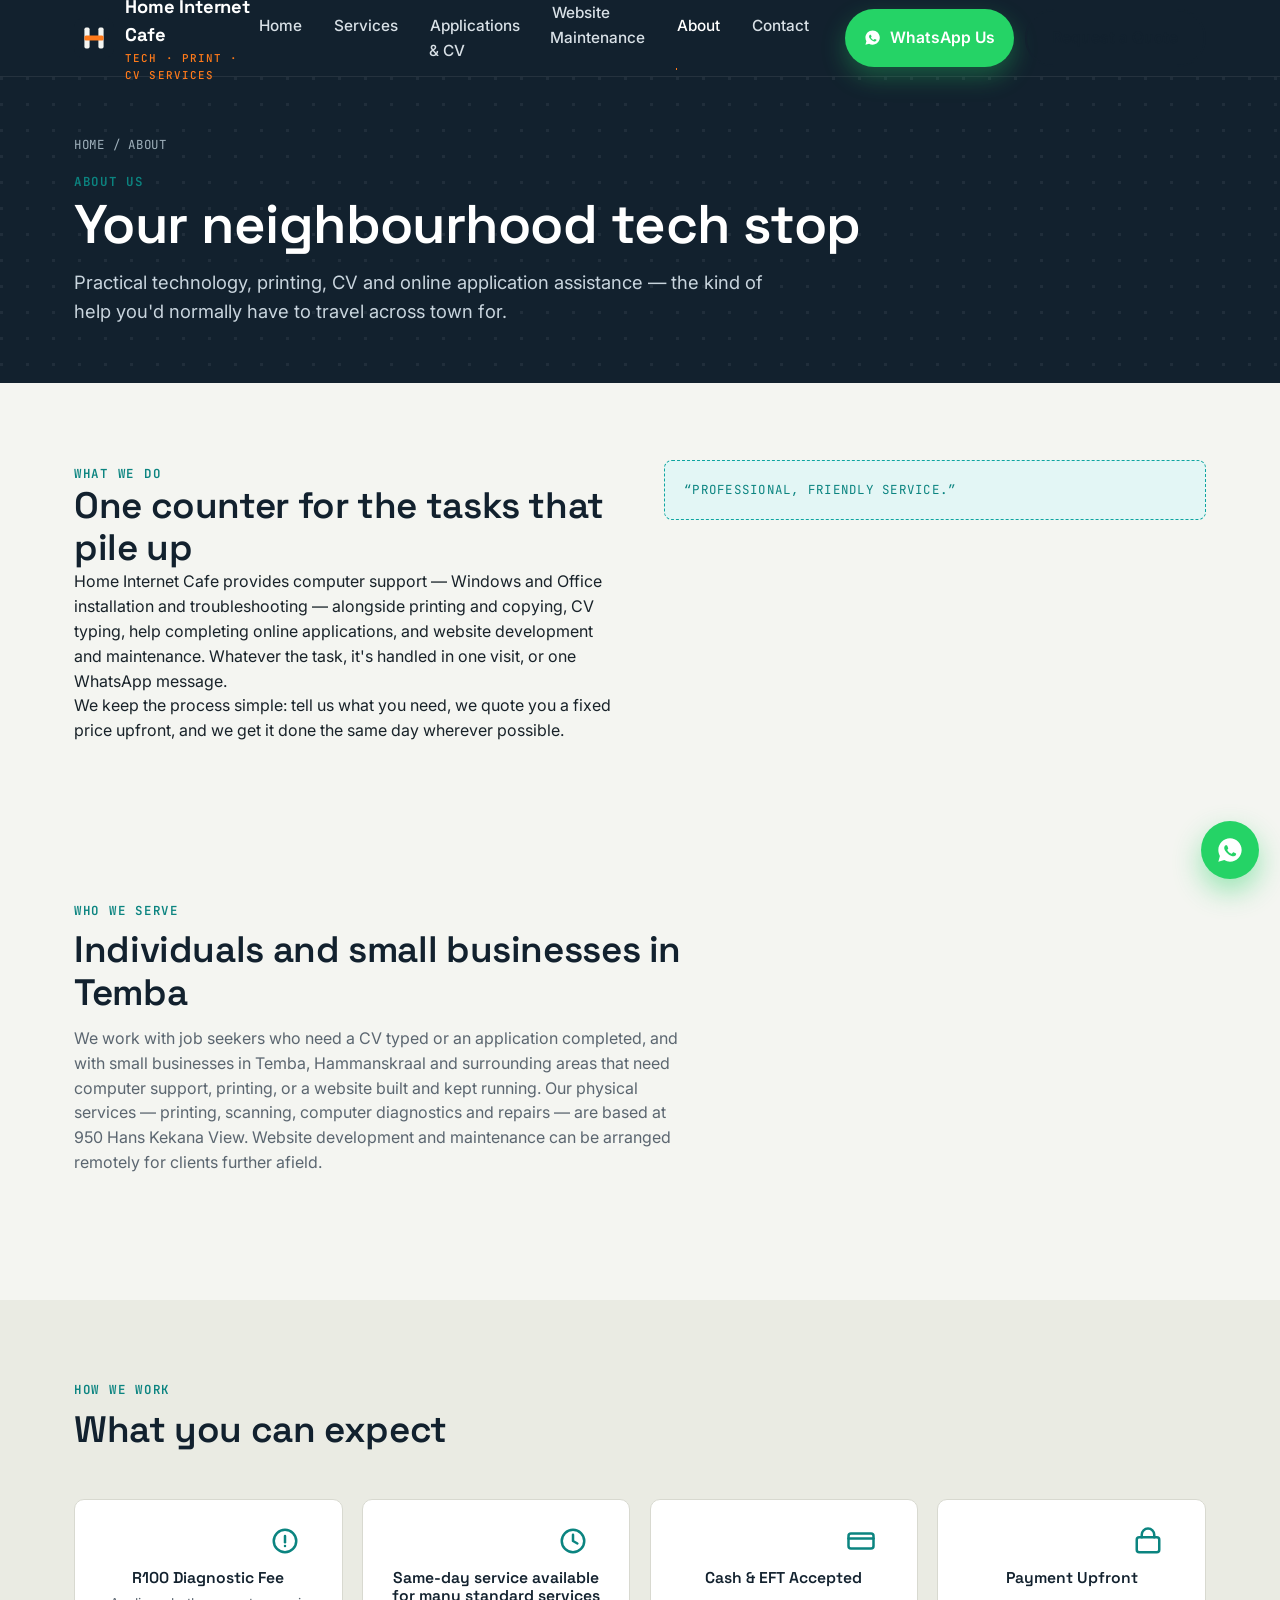
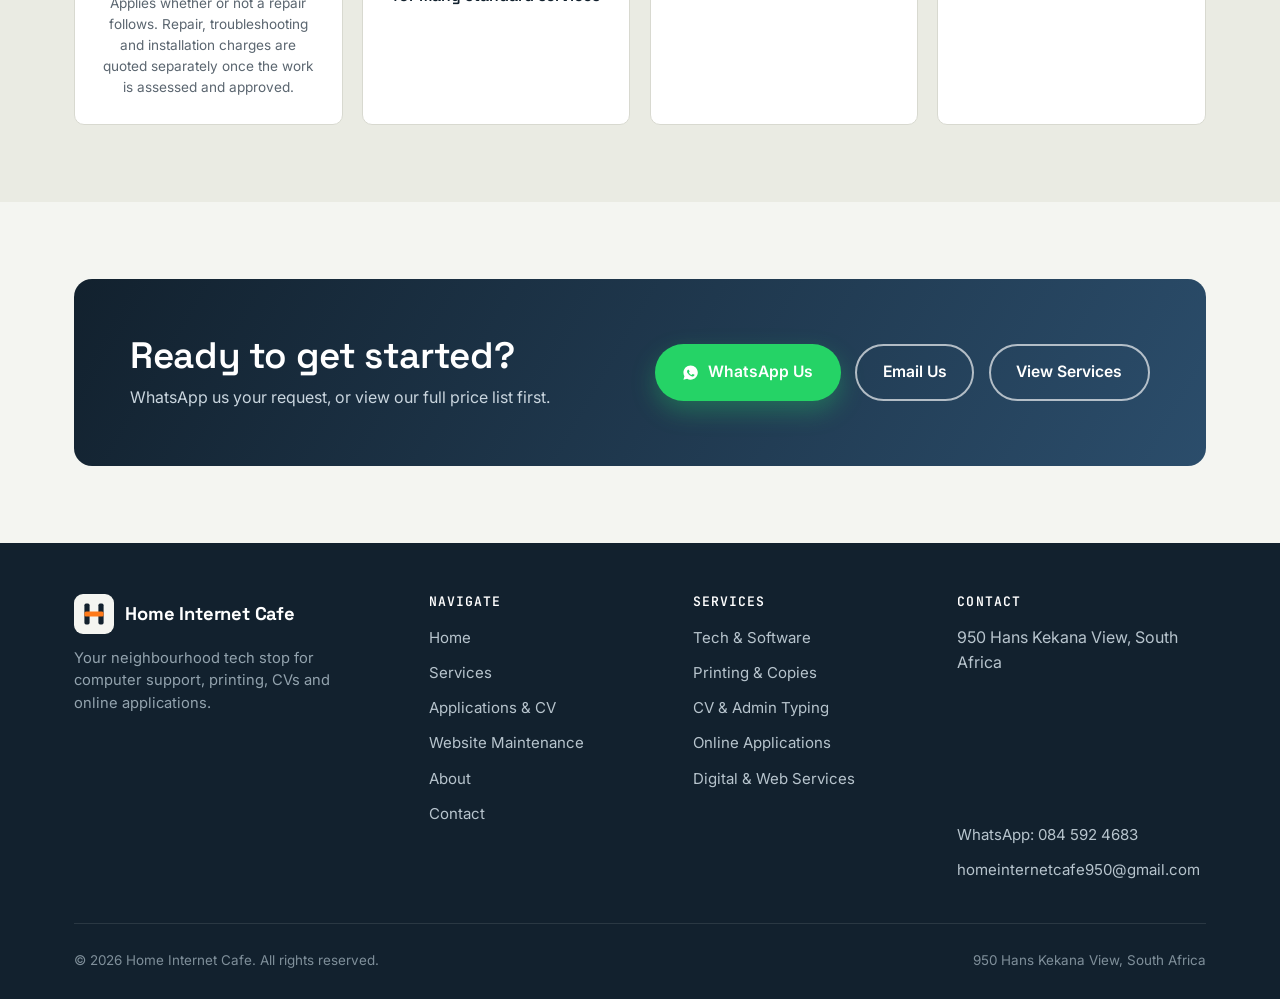
<file: about.html>
<!DOCTYPE html>
<html lang="en-ZA">
<head>
<meta charset="UTF-8">
<meta name="viewport" content="width=device-width, initial-scale=1">
<title>About Us | Home Internet Cafe — Your Neighbourhood Tech Stop</title>
<meta name="description" content="Home Internet Cafe is your neighbourhood tech stop, offering practical computer, printing, CV and online application help with friendly, professional service.">
<meta name="robots" content="index, follow">
<link rel="canonical" href="https://homeinternetcafe.co.za/about">
<link rel="icon" href="favicon.ico" sizes="any">
<link rel="apple-touch-icon" href="assets/icons/apple-touch-icon.png">
<link rel="manifest" href="manifest.json">
<meta name="theme-color" content="#12212e">

<meta property="og:title" content="About Us | Home Internet Cafe">
<meta property="og:description" content="Your neighbourhood tech stop for practical computer, printing, CV and online application help.">
<meta property="og:url" content="https://homeinternetcafe.co.za/about">
<meta property="og:type" content="website">
<meta property="og:locale" content="en_ZA">
<meta name="twitter:card" content="summary">
<meta name="twitter:title" content="About Us | Home Internet Cafe">
<meta name="twitter:description" content="Your neighbourhood tech stop for practical computer, printing, CV and online application help.">

<link rel="preconnect" href="https://fonts.googleapis.com">
<link rel="preconnect" href="https://fonts.gstatic.com" crossorigin>
<link href="https://fonts.googleapis.com/css2?family=Space+Grotesk:wght@500;600;700&amp;family=Inter:wght@400;500;600&amp;family=JetBrains+Mono:wght@500;700&amp;display=swap" rel="stylesheet">

<link rel="stylesheet" href="style.css">
<link rel="stylesheet" href="responsive.css">
<link rel="stylesheet" href="animations.css">
</head>
<body>
<a class="skip-link" href="#main">Skip to main content</a>

<header class="site-header">
  <div class="container">
    <a href="index.html" class="brand" aria-label="Home Internet Cafe — home">
      <svg class="brand-mark" viewBox="0 0 40 40" fill="none" xmlns="http://www.w3.org/2000/svg" aria-hidden="true">
        <rect width="40" height="40" rx="9" fill="#12212E"/>
        <rect x="10.4" y="9.6" width="5.2" height="20.8" rx="1.6" fill="#F4F5F1"/>
        <rect x="24.4" y="9.6" width="5.2" height="20.8" rx="1.6" fill="#F4F5F1"/>
        <rect x="10.4" y="17.4" width="19.2" height="5.2" rx="1.6" fill="#FF7A1A"/>
      </svg>
      <span>Home Internet Cafe<small>Tech &middot; Print &middot; CV Services</small></span>
    </a>

    <nav class="nav-primary" id="nav-primary" aria-label="Primary">
            <ul class="nav-links" role="list">
        <li><a href="index.html">Home</a></li>
        <li><a href="services.html">Services</a></li>
        <li><a href="applications.html">Applications &amp; CV</a></li>
        <li><a href="maintenance.html">Website Maintenance</a></li>
        <li><a href="about.html" aria-current="page">About</a></li>
        <li><a href="contact.html">Contact</a></li>
      </ul>
      <div class="header-ctas">
        <a class="btn btn-whatsapp" data-wa-message="Hello Home Internet Cafe. I would like to request a quote for your services.">
          <svg viewBox="0 0 24 24" fill="currentColor" aria-hidden="true"><path d="M12 2C6.48 2 2 6.48 2 12c0 1.85.5 3.58 1.36 5.07L2 22l5.09-1.33A9.94 9.94 0 0 0 12 22c5.52 0 10-4.48 10-10S17.52 2 12 2zm5.2 14.13c-.22.6-1.28 1.18-1.76 1.22-.45.05-.9.24-3.02-.63-2.55-1.05-4.2-3.64-4.33-3.81-.13-.17-1.03-1.37-1.03-2.62 0-1.24.65-1.85.88-2.1.22-.24.5-.3.66-.3.17 0 .33 0 .48.01.15.01.36-.06.56.43.22.53.75 1.83.81 1.96.06.13.1.28.02.45-.08.17-.13.28-.25.43-.13.15-.27.34-.38.46-.13.13-.26.27-.11.53.15.26.65 1.07 1.4 1.74.96.86 1.77 1.13 2.03 1.26.26.13.41.11.56-.06.15-.18.63-.73.8-.98.17-.26.33-.21.56-.13.22.08 1.43.68 1.68.8.24.13.4.19.46.3.06.11.06.62-.16 1.22z"/></svg>
          WhatsApp Us
        </a>
        <a class="btn btn-outline" href="contact.html">Request a Quote</a>
      </div>
    </nav>

    <button class="nav-toggle" type="button" aria-label="Open menu" aria-expanded="false" aria-controls="nav-primary">
      <svg viewBox="0 0 24 24" fill="none" stroke="currentColor" stroke-width="2" stroke-linecap="round" aria-hidden="true"><line x1="3" y1="6" x2="21" y2="6"/><line x1="3" y1="12" x2="21" y2="12"/><line x1="3" y1="18" x2="21" y2="18"/></svg>
    </button>
  </div>
</header>

<main id="main">

  <section class="page-hero">
    <div class="container">
      <p class="breadcrumb"><a href="index.html">Home</a> / About</p>
      <span class="eyebrow">About Us</span>
      <h1>Your neighbourhood tech stop</h1>
      <p class="lede">Practical technology, printing, CV and online application assistance — the kind of help you'd normally have to travel across town for.</p>
    </div>
  </section>

  <section class="section">
    <div class="container">
      <div class="about-lead">
        <div class="reveal">
          <span class="eyebrow">What We Do</span>
          <h2>One counter for the tasks that pile up</h2>
          <p>Home Internet Cafe provides computer support — Windows and Office installation and troubleshooting — alongside printing and copying, CV typing, help completing online applications, and website development and maintenance. Whatever the task, it's handled in one visit, or one WhatsApp message.</p>
          <p>We keep the process simple: tell us what you need, we quote you a fixed price upfront, and we get it done the same day wherever possible.</p>
        </div>
        <div class="stamp reveal" data-delay="1">
          &ldquo;Professional, friendly service.&rdquo;
        </div>
      </div>
    </div>
  </section>

  <section class="section" aria-labelledby="who-we-serve-heading">
    <div class="container">
      <div class="section-head reveal">
        <span class="eyebrow">Who We Serve</span>
        <h2 id="who-we-serve-heading">Individuals and small businesses in Temba</h2>
        <p>We work with job seekers who need a CV typed or an application completed, and with small businesses in Temba, Hammanskraal and surrounding areas that need computer support, printing, or a website built and kept running. Our physical services — printing, scanning, computer diagnostics and repairs — are based at 950 Hans Kekana View. Website development and maintenance can be arranged remotely for clients further afield.</p>
      </div>
    </div>
  </section>

  <section class="section section--alt" aria-labelledby="values-heading">
    <div class="container">
      <div class="section-head reveal">
        <span class="eyebrow">How We Work</span>
        <h2 id="values-heading">What you can expect</h2>
      </div>

      <div class="value-grid">
        <div class="value-card reveal" data-delay="1">
          <svg viewBox="0 0 24 24" fill="none" stroke="currentColor" stroke-width="2" stroke-linecap="round" stroke-linejoin="round" aria-hidden="true"><circle cx="12" cy="12" r="9"/><line x1="12" y1="8" x2="12" y2="13"/><line x1="12" y1="16" x2="12.01" y2="16"/></svg>
          <h3>R100 Diagnostic Fee</h3>
          <p style="font-size:0.85rem; color:var(--muted); margin-top:0.4rem;">Applies whether or not a repair follows. Repair, troubleshooting and installation charges are quoted separately once the work is assessed and approved.</p>
        </div>
        <div class="value-card reveal" data-delay="2">
          <svg viewBox="0 0 24 24" fill="none" stroke="currentColor" stroke-width="2" stroke-linecap="round" stroke-linejoin="round" aria-hidden="true"><circle cx="12" cy="12" r="9"/><polyline points="12 7 12 12 15.5 14"/></svg>
          <h3>Same-day service available for many standard services</h3>
        </div>
        <div class="value-card reveal" data-delay="3">
          <svg viewBox="0 0 24 24" fill="none" stroke="currentColor" stroke-width="2" stroke-linecap="round" stroke-linejoin="round" aria-hidden="true"><rect x="2" y="6" width="20" height="12" rx="2"/><line x1="2" y1="10" x2="22" y2="10"/></svg>
          <h3>Cash &amp; EFT Accepted</h3>
        </div>
        <div class="value-card reveal" data-delay="4">
          <svg viewBox="0 0 24 24" fill="none" stroke="currentColor" stroke-width="2" stroke-linecap="round" stroke-linejoin="round" aria-hidden="true"><rect x="3" y="9" width="18" height="12" rx="2"/><path d="M7 9V7a5 5 0 0 1 10 0v2"/></svg>
          <h3>Payment Upfront</h3>
        </div>
      </div>
    </div>
  </section>

  <section class="section">
    <div class="container">
      <div class="cta-band reveal">
        <div>
          <h2>Ready to get started?</h2>
          <p>WhatsApp us your request, or view our full price list first.</p>
        </div>
        <div class="cta-band-ctas">
          <a class="btn btn-whatsapp" data-wa-message="Hello Home Internet Cafe. I would like to request a quote for your services.">
            <svg viewBox="0 0 24 24" fill="currentColor" aria-hidden="true"><path d="M12 2C6.48 2 2 6.48 2 12c0 1.85.5 3.58 1.36 5.07L2 22l5.09-1.33A9.94 9.94 0 0 0 12 22c5.52 0 10-4.48 10-10S17.52 2 12 2zm5.2 14.13c-.22.6-1.28 1.18-1.76 1.22-.45.05-.9.24-3.02-.63-2.55-1.05-4.2-3.64-4.33-3.81-.13-.17-1.03-1.37-1.03-2.62 0-1.24.65-1.85.88-2.1.22-.24.5-.3.66-.3.17 0 .33 0 .48.01.15.01.36-.06.56.43.22.53.75 1.83.81 1.96.06.13.1.28.02.45-.08.17-.13.28-.25.43-.13.15-.27.34-.38.46-.13.13-.26.27-.11.53.15.26.65 1.07 1.4 1.74.96.86 1.77 1.13 2.03 1.26.26.13.41.11.56-.06.15-.18.63-.73.8-.98.17-.26.33-.21.56-.13.22.08 1.43.68 1.68.8.24.13.4.19.46.3.06.11.06.62-.16 1.22z"/></svg>
            WhatsApp Us
          </a>
          <a class="btn btn-outline" href="mailto:homeinternetcafe950@gmail.com">Email Us</a>
          <a class="btn btn-outline" href="services.html">View Services</a>
        </div>
      </div>
    </div>
  </section>

</main>

<footer class="site-footer">
  <div class="container">
    <div class="footer-grid">
      <div class="footer-brand">
        <a href="index.html" class="brand">
          <svg class="brand-mark" viewBox="0 0 40 40" fill="none" xmlns="http://www.w3.org/2000/svg" aria-hidden="true">
            <rect width="40" height="40" rx="9" fill="#F4F5F1"/>
            <rect x="10.4" y="9.6" width="5.2" height="20.8" rx="1.6" fill="#12212E"/>
            <rect x="24.4" y="9.6" width="5.2" height="20.8" rx="1.6" fill="#12212E"/>
            <rect x="10.4" y="17.4" width="19.2" height="5.2" rx="1.6" fill="#FF7A1A"/>
          </svg>
          Home Internet Cafe
        </a>
        <p>Your neighbourhood tech stop for computer support, printing, CVs and online applications.</p>
      </div>
      <div class="footer-col">
        <h4>Navigate</h4>
        <ul role="list">
          <li><a href="index.html">Home</a></li>
          <li><a href="services.html">Services</a></li>
          <li><a href="applications.html">Applications &amp; CV</a></li>
          <li><a href="maintenance.html">Website Maintenance</a></li>
          <li><a href="about.html">About</a></li>
          <li><a href="contact.html">Contact</a></li>
        </ul>
      </div>
      <div class="footer-col">
        <h4>Services</h4>
        <ul role="list">
          <li><a href="services.html#tech-software">Tech &amp; Software</a></li>
          <li><a href="services.html#printing-copies">Printing &amp; Copies</a></li>
          <li><a href="services.html#admin-typing">CV &amp; Admin Typing</a></li>
          <li><a href="applications.html">Online Applications</a></li>
          <li><a href="services.html#web-design">Digital &amp; Web Services</a></li>
        </ul>
      </div>
      <div class="footer-col">
        <h4>Contact</h4>
        <ul role="list">
          <li>950 Hans Kekana View, South Africa</li>
          <li style="padding:0;">
            <iframe
              src="https://www.google.com/maps?q=950+Hans+Kekana+View%2C+Temba%2C+Gauteng%2C+South+Africa&output=embed"
              width="100%" height="120" style="border:0; border-radius:6px; display:block; margin-top:0.4rem;"
              loading="lazy"
              referrerpolicy="no-referrer-when-downgrade"
              title="Map showing Home Internet Cafe location">
            </iframe>
          </li>
          <li><a data-wa-message="Hello Home Internet Cafe. I would like to request a quote for your services.">WhatsApp: 084 592 4683</a></li>
          <li><a href="mailto:homeinternetcafe950@gmail.com">homeinternetcafe950@gmail.com</a></li>
        </ul>
      </div>
    </div>
    <div class="footer-bottom">
      <span>&copy; <span id="footer-year">2026</span> Home Internet Cafe. All rights reserved.</span>
      <span>950 Hans Kekana View, South Africa</span>
    </div>
  </div>
</footer>

<a class="whatsapp-float" data-wa-message="Hello Home Internet Cafe. I would like to request a quote for your services." aria-label="Chat with us on WhatsApp">
  <svg viewBox="0 0 24 24" fill="currentColor" aria-hidden="true"><path d="M12 2C6.48 2 2 6.48 2 12c0 1.85.5 3.58 1.36 5.07L2 22l5.09-1.33A9.94 9.94 0 0 0 12 22c5.52 0 10-4.48 10-10S17.52 2 12 2zm5.2 14.13c-.22.6-1.28 1.18-1.76 1.22-.45.05-.9.24-3.02-.63-2.55-1.05-4.2-3.64-4.33-3.81-.13-.17-1.03-1.37-1.03-2.62 0-1.24.65-1.85.88-2.1.22-.24.5-.3.66-.3.17 0 .33 0 .48.01.15.01.36-.06.56.43.22.53.75 1.83.81 1.96.06.13.1.28.02.45-.08.17-.13.28-.25.43-.13.15-.27.34-.38.46-.13.13-.26.27-.11.53.15.26.65 1.07 1.4 1.74.96.86 1.77 1.13 2.03 1.26.26.13.41.11.56-.06.15-.18.63-.73.8-.98.17-.26.33-.21.56-.13.22.08 1.43.68 1.68.8.24.13.4.19.46.3.06.11.06.62-.16 1.22z"/></svg>
</a>

<button class="back-to-top" type="button" aria-label="Back to top">
  <svg viewBox="0 0 24 24" fill="none" stroke="currentColor" stroke-width="2.2" stroke-linecap="round" stroke-linejoin="round" aria-hidden="true"><line x1="12" y1="19" x2="12" y2="5"/><polyline points="5 12 12 5 19 12"/></svg>
</button>

<script type="application/ld+json">
{
  "@context": "https://schema.org",
  "@type": "AboutPage",
  "mainEntity": {
    "@type": "LocalBusiness",
    "name": "Home Internet Cafe",
    "description": "Home Internet Cafe provides computer support, printing, CV typing and online application services.",
    "telephone": "+27845924683",
    "address": {
      "@type": "PostalAddress",
      "streetAddress": "950 Hans Kekana View",
      "addressCountry": "ZA"
    }
  }
}
</script>

<script src="navigation.js" defer></script>
<script src="whatsapp.js" defer></script>
<script src="main.js" defer></script>
</body>
</html>
</file>
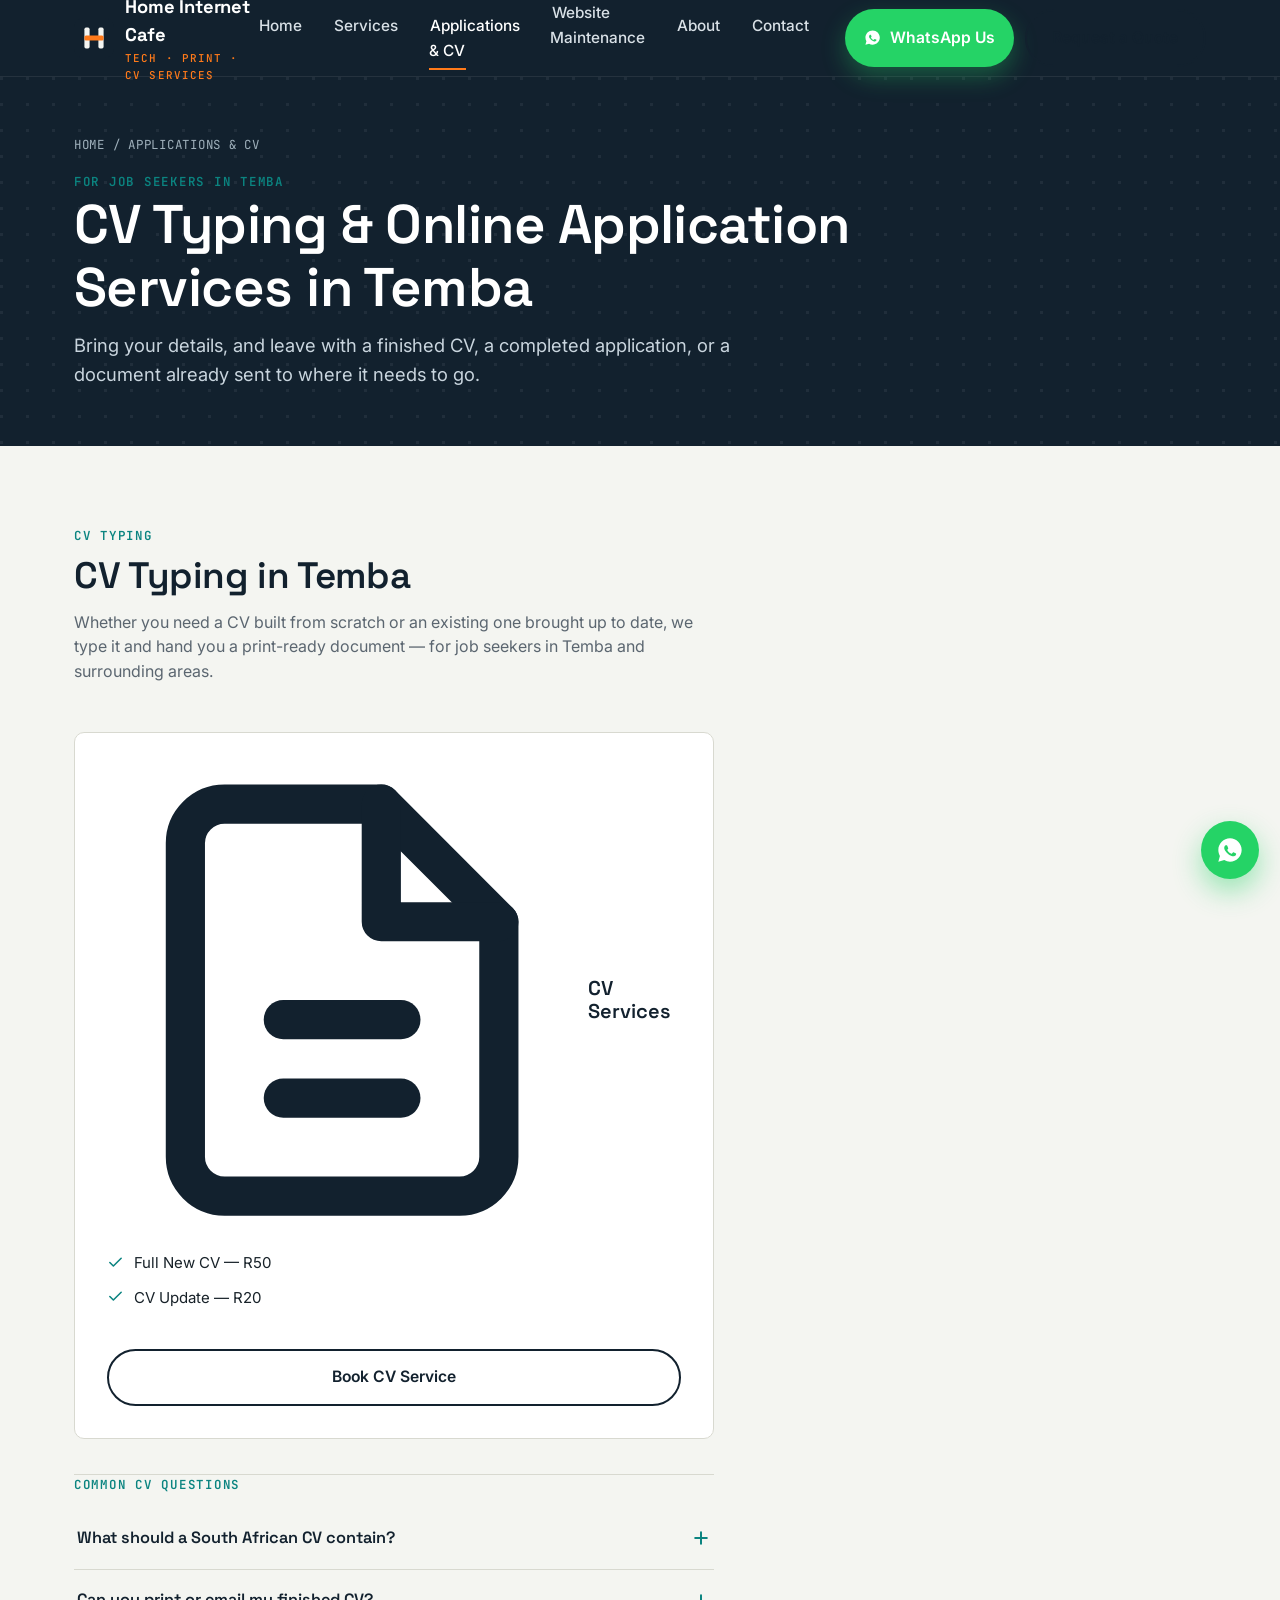
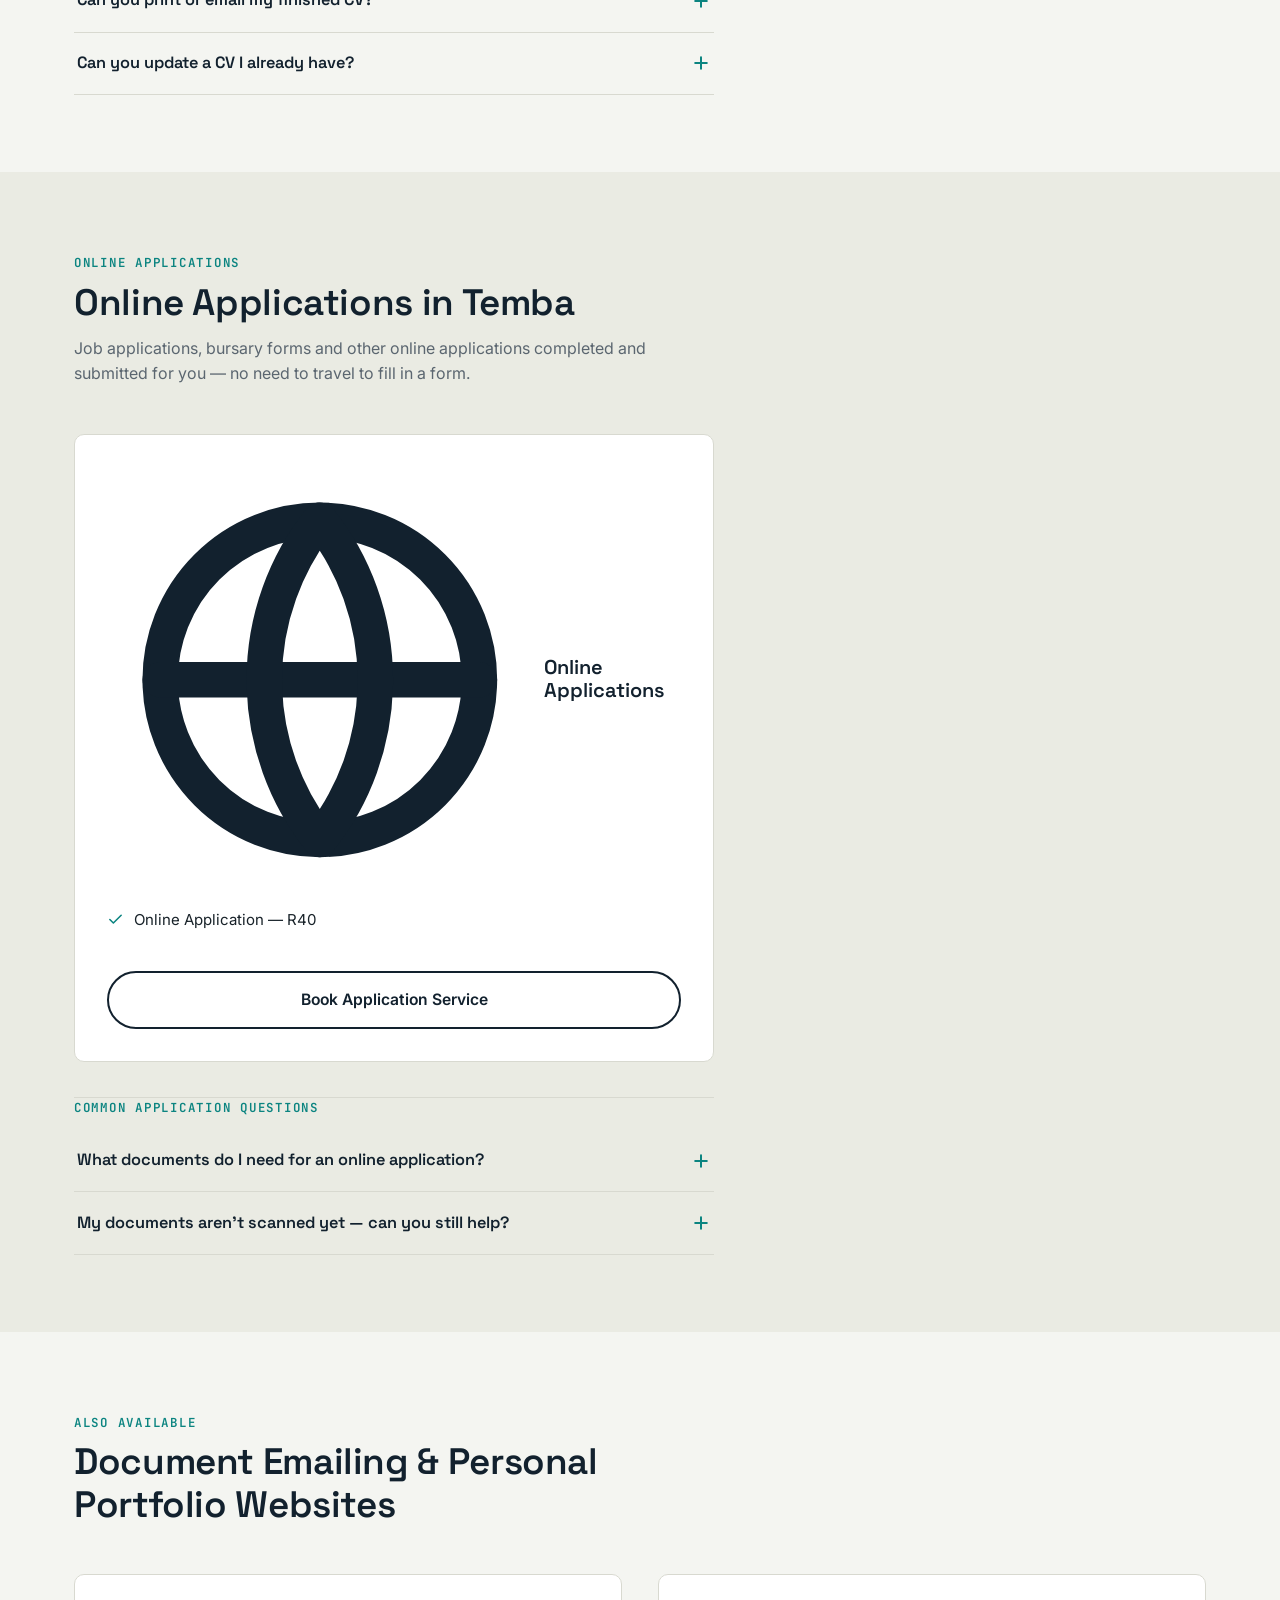
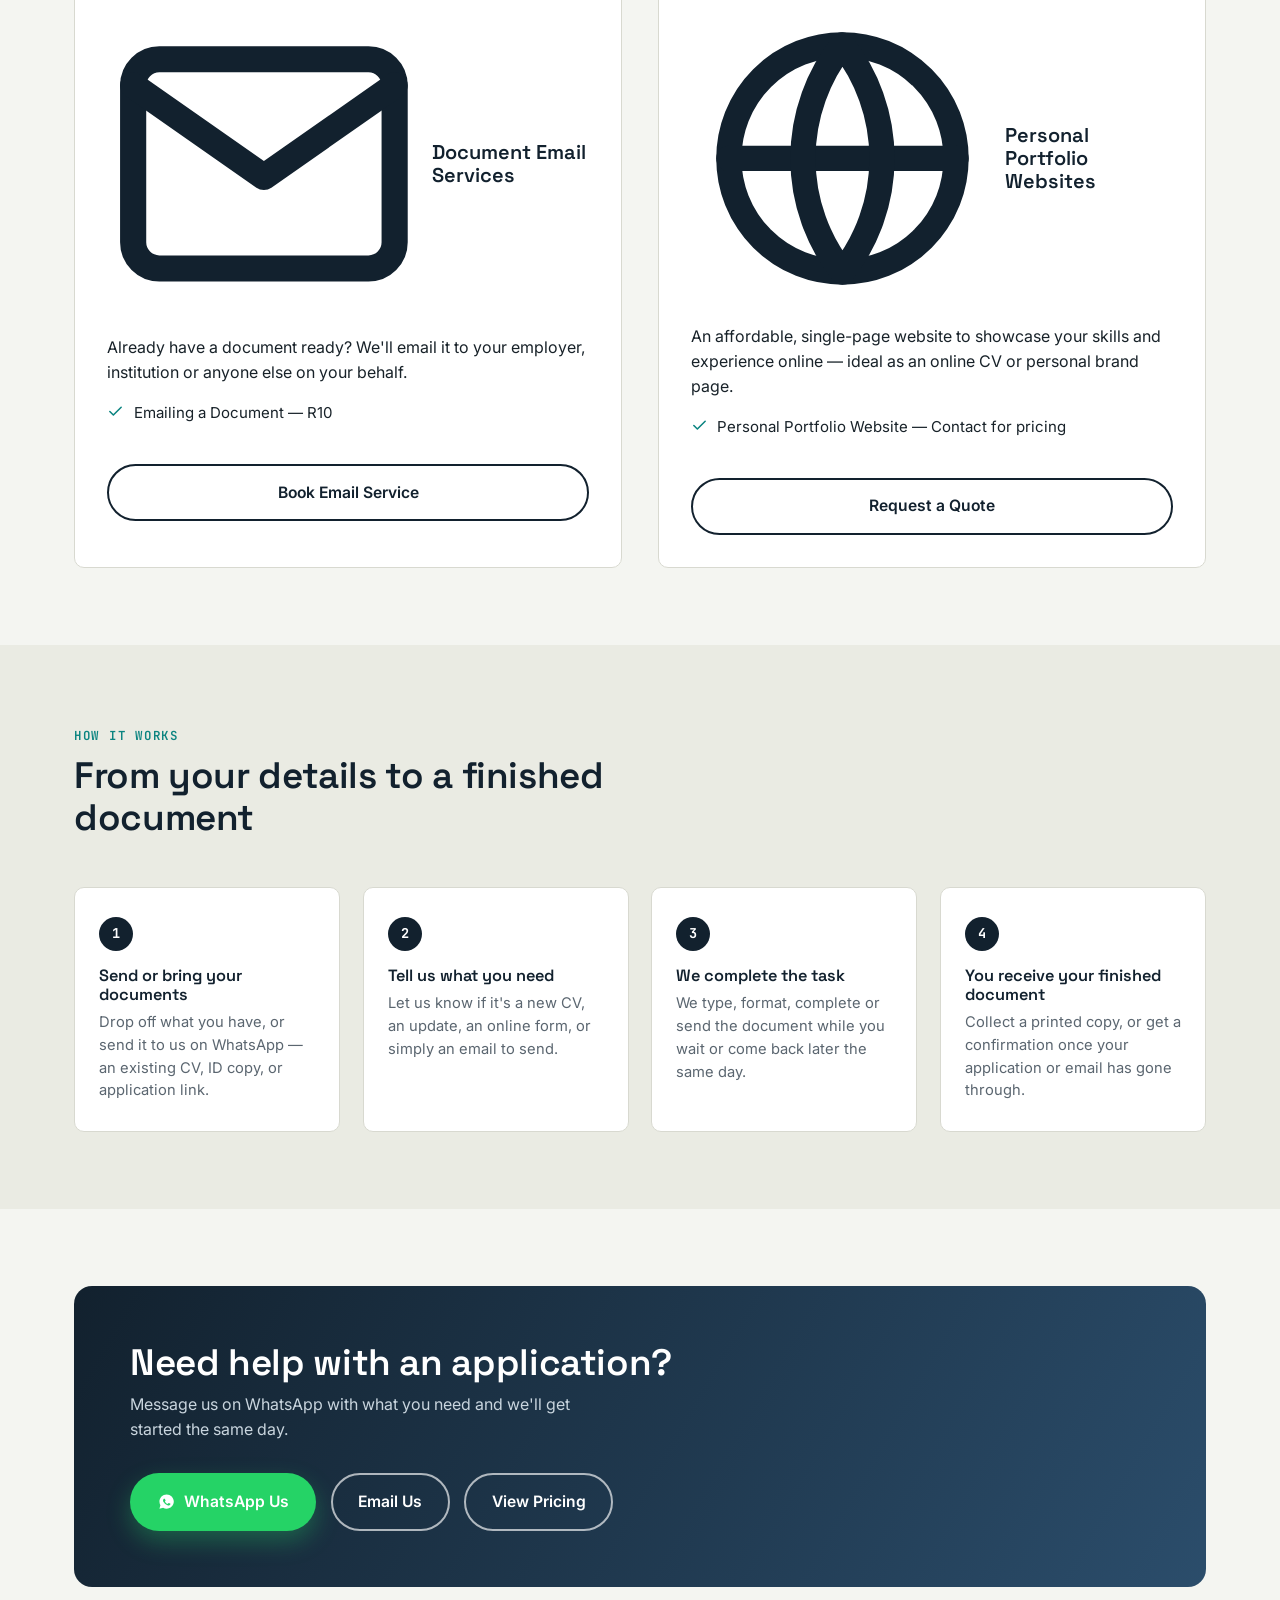
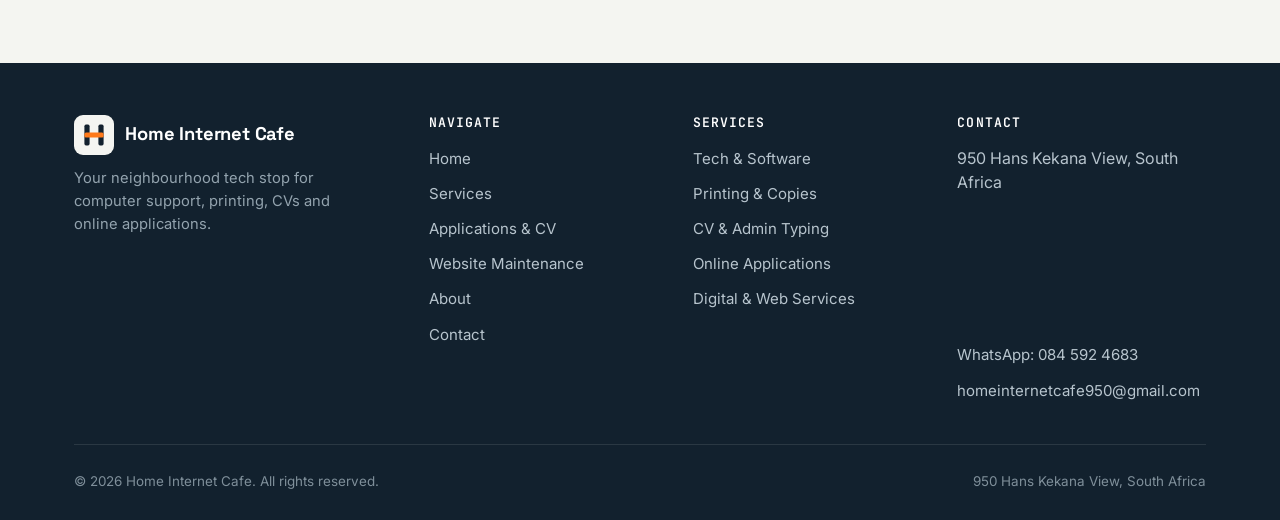
<file: applications.html>
<!DOCTYPE html>
<html lang="en-ZA">
<head>
<meta charset="UTF-8">
<meta name="viewport" content="width=device-width, initial-scale=1">
<title>CV Typing &amp; Online Application Services in Temba | Home Internet Cafe</title>
<meta name="description" content="CV typing and online application services in Temba. Home Internet Cafe types CVs, completes online applications and emails documents to employers. WhatsApp us to start.">
<meta name="robots" content="index, follow">
<link rel="canonical" href="https://homeinternetcafe.co.za/applications">
<link rel="icon" href="favicon.ico" sizes="any">
<link rel="apple-touch-icon" href="assets/icons/apple-touch-icon.png">
<link rel="manifest" href="manifest.json">
<meta name="theme-color" content="#12212e">

<meta property="og:title" content="CV Typing &amp; Online Application Services in Temba | Home Internet Cafe">
<meta property="og:description" content="CV typing, online application completion and document emailing for customers in Temba and surrounding areas.">
<meta property="og:url" content="https://homeinternetcafe.co.za/applications">
<meta property="og:type" content="website">
<meta property="og:locale" content="en_ZA">
<meta name="twitter:card" content="summary">
<meta name="twitter:title" content="CV Typing &amp; Online Application Services in Temba | Home Internet Cafe">
<meta name="twitter:description" content="CV typing, online applications and document emailing for Temba and surrounding areas.">

<link rel="preconnect" href="https://fonts.googleapis.com">
<link rel="preconnect" href="https://fonts.gstatic.com" crossorigin>
<link href="https://fonts.googleapis.com/css2?family=Space+Grotesk:wght@500;600;700&amp;family=Inter:wght@400;500;600&amp;family=JetBrains+Mono:wght@500;700&amp;display=swap" rel="stylesheet">

<link rel="stylesheet" href="style.css">
<link rel="stylesheet" href="responsive.css">
<link rel="stylesheet" href="animations.css">
</head>
<body>
<a class="skip-link" href="#main">Skip to main content</a>

<header class="site-header">
  <div class="container">
    <a href="index.html" class="brand" aria-label="Home Internet Cafe — home">
      <svg class="brand-mark" viewBox="0 0 40 40" fill="none" xmlns="http://www.w3.org/2000/svg" aria-hidden="true">
        <rect width="40" height="40" rx="9" fill="#12212E"/>
        <rect x="10.4" y="9.6" width="5.2" height="20.8" rx="1.6" fill="#F4F5F1"/>
        <rect x="24.4" y="9.6" width="5.2" height="20.8" rx="1.6" fill="#F4F5F1"/>
        <rect x="10.4" y="17.4" width="19.2" height="5.2" rx="1.6" fill="#FF7A1A"/>
      </svg>
      <span>Home Internet Cafe<small>Tech &middot; Print &middot; CV Services</small></span>
    </a>

    <nav class="nav-primary" id="nav-primary" aria-label="Primary">
            <ul class="nav-links" role="list">
        <li><a href="index.html">Home</a></li>
        <li><a href="services.html">Services</a></li>
        <li><a href="applications.html" aria-current="page">Applications &amp; CV</a></li>
        <li><a href="maintenance.html">Website Maintenance</a></li>
        <li><a href="about.html">About</a></li>
        <li><a href="contact.html">Contact</a></li>
      </ul>
      <div class="header-ctas">
        <a class="btn btn-whatsapp" data-wa-message="Hello Home Internet Cafe. I need help with an application or CV.">
          <svg viewBox="0 0 24 24" fill="currentColor" aria-hidden="true"><path d="M12 2C6.48 2 2 6.48 2 12c0 1.85.5 3.58 1.36 5.07L2 22l5.09-1.33A9.94 9.94 0 0 0 12 22c5.52 0 10-4.48 10-10S17.52 2 12 2zm5.2 14.13c-.22.6-1.28 1.18-1.76 1.22-.45.05-.9.24-3.02-.63-2.55-1.05-4.2-3.64-4.33-3.81-.13-.17-1.03-1.37-1.03-2.62 0-1.24.65-1.85.88-2.1.22-.24.5-.3.66-.3.17 0 .33 0 .48.01.15.01.36-.06.56.43.22.53.75 1.83.81 1.96.06.13.1.28.02.45-.08.17-.13.28-.25.43-.13.15-.27.34-.38.46-.13.13-.26.27-.11.53.15.26.65 1.07 1.4 1.74.96.86 1.77 1.13 2.03 1.26.26.13.41.11.56-.06.15-.18.63-.73.8-.98.17-.26.33-.21.56-.13.22.08 1.43.68 1.68.8.24.13.4.19.46.3.06.11.06.62-.16 1.22z"/></svg>
          WhatsApp Us
        </a>
        <a class="btn btn-outline" href="contact.html">Request a Quote</a>
      </div>
    </nav>

    <button class="nav-toggle" type="button" aria-label="Open menu" aria-expanded="false" aria-controls="nav-primary">
      <svg viewBox="0 0 24 24" fill="none" stroke="currentColor" stroke-width="2" stroke-linecap="round" aria-hidden="true"><line x1="3" y1="6" x2="21" y2="6"/><line x1="3" y1="12" x2="21" y2="12"/><line x1="3" y1="18" x2="21" y2="18"/></svg>
    </button>
  </div>
</header>

<main id="main">

  <section class="page-hero">
    <div class="container">
      <p class="breadcrumb"><a href="index.html">Home</a> / Applications &amp; CV</p>
      <span class="eyebrow">For Job Seekers in Temba</span>
      <h1>CV Typing &amp; Online Application Services in Temba</h1>
      <p class="lede">Bring your details, and leave with a finished CV, a completed application, or a document already sent to where it needs to go.</p>
    </div>
  </section>

  <section class="section" aria-labelledby="cv-typing-heading">
    <div class="container">
      <div class="section-head reveal">
        <span class="eyebrow">CV Typing</span>
        <h2 id="cv-typing-heading">CV Typing in Temba</h2>
        <p>Whether you need a CV built from scratch or an existing one brought up to date, we type it and hand you a print-ready document — for job seekers in Temba and surrounding areas.</p>
      </div>
      <div class="panel-card reveal" style="max-width:640px;">
        <h3>
          <svg viewBox="0 0 24 24" fill="none" stroke="currentColor" stroke-width="2" stroke-linecap="round" stroke-linejoin="round" aria-hidden="true"><path d="M14 2H6a2 2 0 0 0-2 2v16a2 2 0 0 0 2 2h12a2 2 0 0 0 2-2V8z"/><polyline points="14 2 14 8 20 8"/><line x1="9" y1="13" x2="15" y2="13"/><line x1="9" y1="17" x2="15" y2="17"/></svg>
          CV Services
        </h3>
        <ul role="list">
          <li>
            <svg viewBox="0 0 24 24" fill="none" stroke="currentColor" stroke-width="2.2" stroke-linecap="round" stroke-linejoin="round" aria-hidden="true"><polyline points="20 6 9 17 4 12"/></svg>
            Full New CV — R50
          </li>
          <li>
            <svg viewBox="0 0 24 24" fill="none" stroke="currentColor" stroke-width="2.2" stroke-linecap="round" stroke-linejoin="round" aria-hidden="true"><polyline points="20 6 9 17 4 12"/></svg>
            CV Update — R20
          </li>
        </ul>
        <a class="btn btn-outline btn-block mt-lg" data-service-name="Full New CV">Book CV Service</a>
      </div>

      <div class="faq-list" style="margin-top:2.2rem; max-width:640px;">
        <span class="eyebrow" style="display:block; margin-bottom:0.8rem;">Common CV Questions</span>
        <div class="faq-item">
          <h3 style="margin:0;"><button class="faq-question" aria-expanded="false" aria-controls="faq-answer-cv-1" id="faq-q-cv-1">
            What should a South African CV contain?
            <svg viewBox="0 0 24 24" fill="none" stroke="currentColor" stroke-width="2.4" stroke-linecap="round" aria-hidden="true"><line x1="12" y1="5" x2="12" y2="19"/><line x1="5" y1="12" x2="19" y2="12"/></svg>
          </button></h3>
          <div class="faq-answer" id="faq-answer-cv-1" role="region" aria-labelledby="faq-q-cv-1">
            <p>Typically your contact details, a short personal summary, work experience, education, and relevant skills — laid out clearly on one to two pages. Tell us what you'd like included and we'll type it up in a clean, professional layout.</p>
          </div>
        </div>
        <div class="faq-item">
          <h3 style="margin:0;"><button class="faq-question" aria-expanded="false" aria-controls="faq-answer-cv-2" id="faq-q-cv-2">
            Can you print or email my finished CV?
            <svg viewBox="0 0 24 24" fill="none" stroke="currentColor" stroke-width="2.4" stroke-linecap="round" aria-hidden="true"><line x1="12" y1="5" x2="12" y2="19"/><line x1="5" y1="12" x2="19" y2="12"/></svg>
          </button></h3>
          <div class="faq-answer" id="faq-answer-cv-2" role="region" aria-labelledby="faq-q-cv-2">
            <p>Yes — a printed copy is available at our normal printing prices, and we can email it directly to an employer for you. See our <a href="services.html#admin-typing">CV &amp; admin typing pricing</a> and <a href="services.html#printing-copies">printing pricing</a> for details.</p>
          </div>
        </div>
        <div class="faq-item">
          <h3 style="margin:0;"><button class="faq-question" aria-expanded="false" aria-controls="faq-answer-cv-3" id="faq-q-cv-3">
            Can you update a CV I already have?
            <svg viewBox="0 0 24 24" fill="none" stroke="currentColor" stroke-width="2.4" stroke-linecap="round" aria-hidden="true"><line x1="12" y1="5" x2="12" y2="19"/><line x1="5" y1="12" x2="19" y2="12"/></svg>
          </button></h3>
          <div class="faq-answer" id="faq-answer-cv-3" role="region" aria-labelledby="faq-q-cv-3">
            <p>Yes — bring or send your existing CV and let us know what needs changing. This is priced as a CV Update rather than a full new CV.</p>
          </div>
        </div>
      </div>
    </div>
  </section>

  <section class="section section--alt" aria-labelledby="online-applications-heading">
    <div class="container">
      <div class="section-head reveal">
        <span class="eyebrow">Online Applications</span>
        <h2 id="online-applications-heading">Online Applications in Temba</h2>
        <p>Job applications, bursary forms and other online applications completed and submitted for you — no need to travel to fill in a form.</p>
      </div>
      <div class="panel-card reveal" style="max-width:640px;">
        <h3>
          <svg viewBox="0 0 24 24" fill="none" stroke="currentColor" stroke-width="2" stroke-linecap="round" stroke-linejoin="round" aria-hidden="true"><circle cx="12" cy="12" r="9"/><line x1="3" y1="12" x2="21" y2="12"/><path d="M12 3a14.5 14.5 0 0 1 0 18 14.5 14.5 0 0 1 0-18z"/></svg>
          Online Applications
        </h3>
        <ul role="list">
          <li>
            <svg viewBox="0 0 24 24" fill="none" stroke="currentColor" stroke-width="2.2" stroke-linecap="round" stroke-linejoin="round" aria-hidden="true"><polyline points="20 6 9 17 4 12"/></svg>
            Online Application — R40
          </li>
        </ul>
        <a class="btn btn-outline btn-block mt-lg" data-service-name="Online Application">Book Application Service</a>
      </div>

      <div class="faq-list" style="margin-top:2.2rem; max-width:640px;">
        <span class="eyebrow" style="display:block; margin-bottom:0.8rem;">Common Application Questions</span>
        <div class="faq-item">
          <h3 style="margin:0;"><button class="faq-question" aria-expanded="false" aria-controls="faq-answer-app-1" id="faq-q-app-1">
            What documents do I need for an online application?
            <svg viewBox="0 0 24 24" fill="none" stroke="currentColor" stroke-width="2.4" stroke-linecap="round" aria-hidden="true"><line x1="12" y1="5" x2="12" y2="19"/><line x1="5" y1="12" x2="19" y2="12"/></svg>
          </button></h3>
          <div class="faq-answer" id="faq-answer-app-1" role="region" aria-labelledby="faq-q-app-1">
            <p>This depends on the application, but commonly your ID, CV, and any qualifications or certificates the form asks for. Bring what you have and we'll let you know if anything else is needed.</p>
          </div>
        </div>
        <div class="faq-item">
          <h3 style="margin:0;"><button class="faq-question" aria-expanded="false" aria-controls="faq-answer-app-2" id="faq-q-app-2">
            My documents aren't scanned yet — can you still help?
            <svg viewBox="0 0 24 24" fill="none" stroke="currentColor" stroke-width="2.4" stroke-linecap="round" aria-hidden="true"><line x1="12" y1="5" x2="12" y2="19"/><line x1="5" y1="12" x2="19" y2="12"/></svg>
          </button></h3>
          <div class="faq-answer" id="faq-answer-app-2" role="region" aria-labelledby="faq-q-app-2">
            <p>Yes — bring the physical documents and we can scan them on the spot, then complete the application in the same visit.</p>
          </div>
        </div>
      </div>
    </div>
  </section>

  <section class="section">
    <div class="container">
      <div class="section-head reveal">
        <span class="eyebrow">Also Available</span>
        <h2>Document Emailing &amp; Personal Portfolio Websites</h2>
      </div>
      <div class="split-panel">
        <div class="panel-card reveal">
          <h3>
            <svg viewBox="0 0 24 24" fill="none" stroke="currentColor" stroke-width="2" stroke-linecap="round" stroke-linejoin="round" aria-hidden="true"><rect x="2" y="4" width="20" height="16" rx="2"/><polyline points="2 6 12 13 22 6"/></svg>
            Document Email Services
          </h3>
          <p>Already have a document ready? We'll email it to your employer, institution or anyone else on your behalf.</p>
          <ul role="list">
            <li>
              <svg viewBox="0 0 24 24" fill="none" stroke="currentColor" stroke-width="2.2" stroke-linecap="round" stroke-linejoin="round" aria-hidden="true"><polyline points="20 6 9 17 4 12"/></svg>
              Emailing a Document — R10
            </li>
          </ul>
          <a class="btn btn-outline btn-block mt-lg" data-service-name="Emailing a Document">Book Email Service</a>
        </div>

        <div class="panel-card reveal" data-delay="1">
          <h3>
            <svg viewBox="0 0 24 24" fill="none" stroke="currentColor" stroke-width="2" stroke-linecap="round" stroke-linejoin="round" aria-hidden="true"><circle cx="12" cy="12" r="9"/><line x1="3" y1="12" x2="21" y2="12"/><path d="M12 3a14.5 14.5 0 0 1 0 18 14.5 14.5 0 0 1 0-18z"/></svg>
            Personal Portfolio Websites
          </h3>
          <p>An affordable, single-page website to showcase your skills and experience online — ideal as an online CV or personal brand page.</p>
          <ul role="list">
            <li>
              <svg viewBox="0 0 24 24" fill="none" stroke="currentColor" stroke-width="2.2" stroke-linecap="round" stroke-linejoin="round" aria-hidden="true"><polyline points="20 6 9 17 4 12"/></svg>
              Personal Portfolio Website — Contact for pricing
            </li>
          </ul>
          <a class="btn btn-outline btn-block mt-lg" data-service-name="Personal Portfolio Website">Request a Quote</a>
        </div>
      </div>
    </div>
  </section>

  <section class="section section--alt" aria-labelledby="process-heading">
    <div class="container">
      <div class="section-head reveal">
        <span class="eyebrow">How It Works</span>
        <h2 id="process-heading">From your details to a finished document</h2>
      </div>

      <ol class="steps" role="list">
        <li class="step reveal" data-delay="1">
          <div class="step-number">1</div>
          <h3>Send or bring your documents</h3>
          <p>Drop off what you have, or send it to us on WhatsApp — an existing CV, ID copy, or application link.</p>
        </li>
        <li class="step reveal" data-delay="2">
          <div class="step-number">2</div>
          <h3>Tell us what you need</h3>
          <p>Let us know if it's a new CV, an update, an online form, or simply an email to send.</p>
        </li>
        <li class="step reveal" data-delay="3">
          <div class="step-number">3</div>
          <h3>We complete the task</h3>
          <p>We type, format, complete or send the document while you wait or come back later the same day.</p>
        </li>
        <li class="step reveal" data-delay="4">
          <div class="step-number">4</div>
          <h3>You receive your finished document</h3>
          <p>Collect a printed copy, or get a confirmation once your application or email has gone through.</p>
        </li>
      </ol>
    </div>
  </section>

  <section class="section">
    <div class="container">
      <div class="cta-band reveal">
        <div>
          <h2>Need help with an application?</h2>
          <p>Message us on WhatsApp with what you need and we'll get started the same day.</p>
        </div>
        <div class="cta-band-ctas">
          <a class="btn btn-whatsapp" data-wa-message="Hello Home Internet Cafe. I need help with an application or CV.">
            <svg viewBox="0 0 24 24" fill="currentColor" aria-hidden="true"><path d="M12 2C6.48 2 2 6.48 2 12c0 1.85.5 3.58 1.36 5.07L2 22l5.09-1.33A9.94 9.94 0 0 0 12 22c5.52 0 10-4.48 10-10S17.52 2 12 2zm5.2 14.13c-.22.6-1.28 1.18-1.76 1.22-.45.05-.9.24-3.02-.63-2.55-1.05-4.2-3.64-4.33-3.81-.13-.17-1.03-1.37-1.03-2.62 0-1.24.65-1.85.88-2.1.22-.24.5-.3.66-.3.17 0 .33 0 .48.01.15.01.36-.06.56.43.22.53.75 1.83.81 1.96.06.13.1.28.02.45-.08.17-.13.28-.25.43-.13.15-.27.34-.38.46-.13.13-.26.27-.11.53.15.26.65 1.07 1.4 1.74.96.86 1.77 1.13 2.03 1.26.26.13.41.11.56-.06.15-.18.63-.73.8-.98.17-.26.33-.21.56-.13.22.08 1.43.68 1.68.8.24.13.4.19.46.3.06.11.06.62-.16 1.22z"/></svg>
            WhatsApp Us
          </a>
          <a class="btn btn-outline" href="mailto:homeinternetcafe950@gmail.com">Email Us</a>
          <a class="btn btn-outline" href="services.html#admin-typing">View Pricing</a>
        </div>
      </div>
    </div>
  </section>

</main>

<footer class="site-footer">
  <div class="container">
    <div class="footer-grid">
      <div class="footer-brand">
        <a href="index.html" class="brand">
          <svg class="brand-mark" viewBox="0 0 40 40" fill="none" xmlns="http://www.w3.org/2000/svg" aria-hidden="true">
            <rect width="40" height="40" rx="9" fill="#F4F5F1"/>
            <rect x="10.4" y="9.6" width="5.2" height="20.8" rx="1.6" fill="#12212E"/>
            <rect x="24.4" y="9.6" width="5.2" height="20.8" rx="1.6" fill="#12212E"/>
            <rect x="10.4" y="17.4" width="19.2" height="5.2" rx="1.6" fill="#FF7A1A"/>
          </svg>
          Home Internet Cafe
        </a>
        <p>Your neighbourhood tech stop for computer support, printing, CVs and online applications.</p>
      </div>
      <div class="footer-col">
        <h4>Navigate</h4>
        <ul role="list">
          <li><a href="index.html">Home</a></li>
          <li><a href="services.html">Services</a></li>
          <li><a href="applications.html">Applications &amp; CV</a></li>
          <li><a href="maintenance.html">Website Maintenance</a></li>
          <li><a href="about.html">About</a></li>
          <li><a href="contact.html">Contact</a></li>
        </ul>
      </div>
      <div class="footer-col">
        <h4>Services</h4>
        <ul role="list">
          <li><a href="services.html#tech-software">Tech &amp; Software</a></li>
          <li><a href="services.html#printing-copies">Printing &amp; Copies</a></li>
          <li><a href="services.html#admin-typing">CV &amp; Admin Typing</a></li>
          <li><a href="applications.html">Online Applications</a></li>
          <li><a href="services.html#web-design">Digital &amp; Web Services</a></li>
        </ul>
      </div>
      <div class="footer-col">
        <h4>Contact</h4>
        <ul role="list">
          <li>950 Hans Kekana View, South Africa</li>
          <li style="padding:0;">
            <iframe
              src="https://www.google.com/maps?q=950+Hans+Kekana+View%2C+Temba%2C+Gauteng%2C+South+Africa&output=embed"
              width="100%" height="120" style="border:0; border-radius:6px; display:block; margin-top:0.4rem;"
              loading="lazy"
              referrerpolicy="no-referrer-when-downgrade"
              title="Map showing Home Internet Cafe location">
            </iframe>
          </li>
          <li><a data-wa-message="Hello Home Internet Cafe. I need help with an application or CV.">WhatsApp: 084 592 4683</a></li>
          <li><a href="mailto:homeinternetcafe950@gmail.com">homeinternetcafe950@gmail.com</a></li>
        </ul>
      </div>
    </div>
    <div class="footer-bottom">
      <span>&copy; <span id="footer-year">2026</span> Home Internet Cafe. All rights reserved.</span>
      <span>950 Hans Kekana View, South Africa</span>
    </div>
  </div>
</footer>

<a class="whatsapp-float" data-wa-message="Hello Home Internet Cafe. I need help with an application or CV." aria-label="Chat with us on WhatsApp">
  <svg viewBox="0 0 24 24" fill="currentColor" aria-hidden="true"><path d="M12 2C6.48 2 2 6.48 2 12c0 1.85.5 3.58 1.36 5.07L2 22l5.09-1.33A9.94 9.94 0 0 0 12 22c5.52 0 10-4.48 10-10S17.52 2 12 2zm5.2 14.13c-.22.6-1.28 1.18-1.76 1.22-.45.05-.9.24-3.02-.63-2.55-1.05-4.2-3.64-4.33-3.81-.13-.17-1.03-1.37-1.03-2.62 0-1.24.65-1.85.88-2.1.22-.24.5-.3.66-.3.17 0 .33 0 .48.01.15.01.36-.06.56.43.22.53.75 1.83.81 1.96.06.13.1.28.02.45-.08.17-.13.28-.25.43-.13.15-.27.34-.38.46-.13.13-.26.27-.11.53.15.26.65 1.07 1.4 1.74.96.86 1.77 1.13 2.03 1.26.26.13.41.11.56-.06.15-.18.63-.73.8-.98.17-.26.33-.21.56-.13.22.08 1.43.68 1.68.8.24.13.4.19.46.3.06.11.06.62-.16 1.22z"/></svg>
</a>

<button class="back-to-top" type="button" aria-label="Back to top">
  <svg viewBox="0 0 24 24" fill="none" stroke="currentColor" stroke-width="2.2" stroke-linecap="round" stroke-linejoin="round" aria-hidden="true"><line x1="12" y1="19" x2="12" y2="5"/><polyline points="5 12 12 5 19 12"/></svg>
</button>

<script type="application/ld+json">
{
  "@context": "https://schema.org",
  "@type": "Service",
  "serviceType": "CV typing and online application assistance",
  "provider": {
    "@type": "LocalBusiness",
    "name": "Home Internet Cafe",
    "telephone": "+27845924683",
    "address": {
      "@type": "PostalAddress",
      "streetAddress": "950 Hans Kekana View",
      "addressCountry": "ZA"
    }
  },
  "areaServed": "ZA"
}
</script>

<script src="navigation.js" defer></script>
<script src="whatsapp.js" defer></script>
<script src="main.js" defer></script>
</body>
</html>
</file>
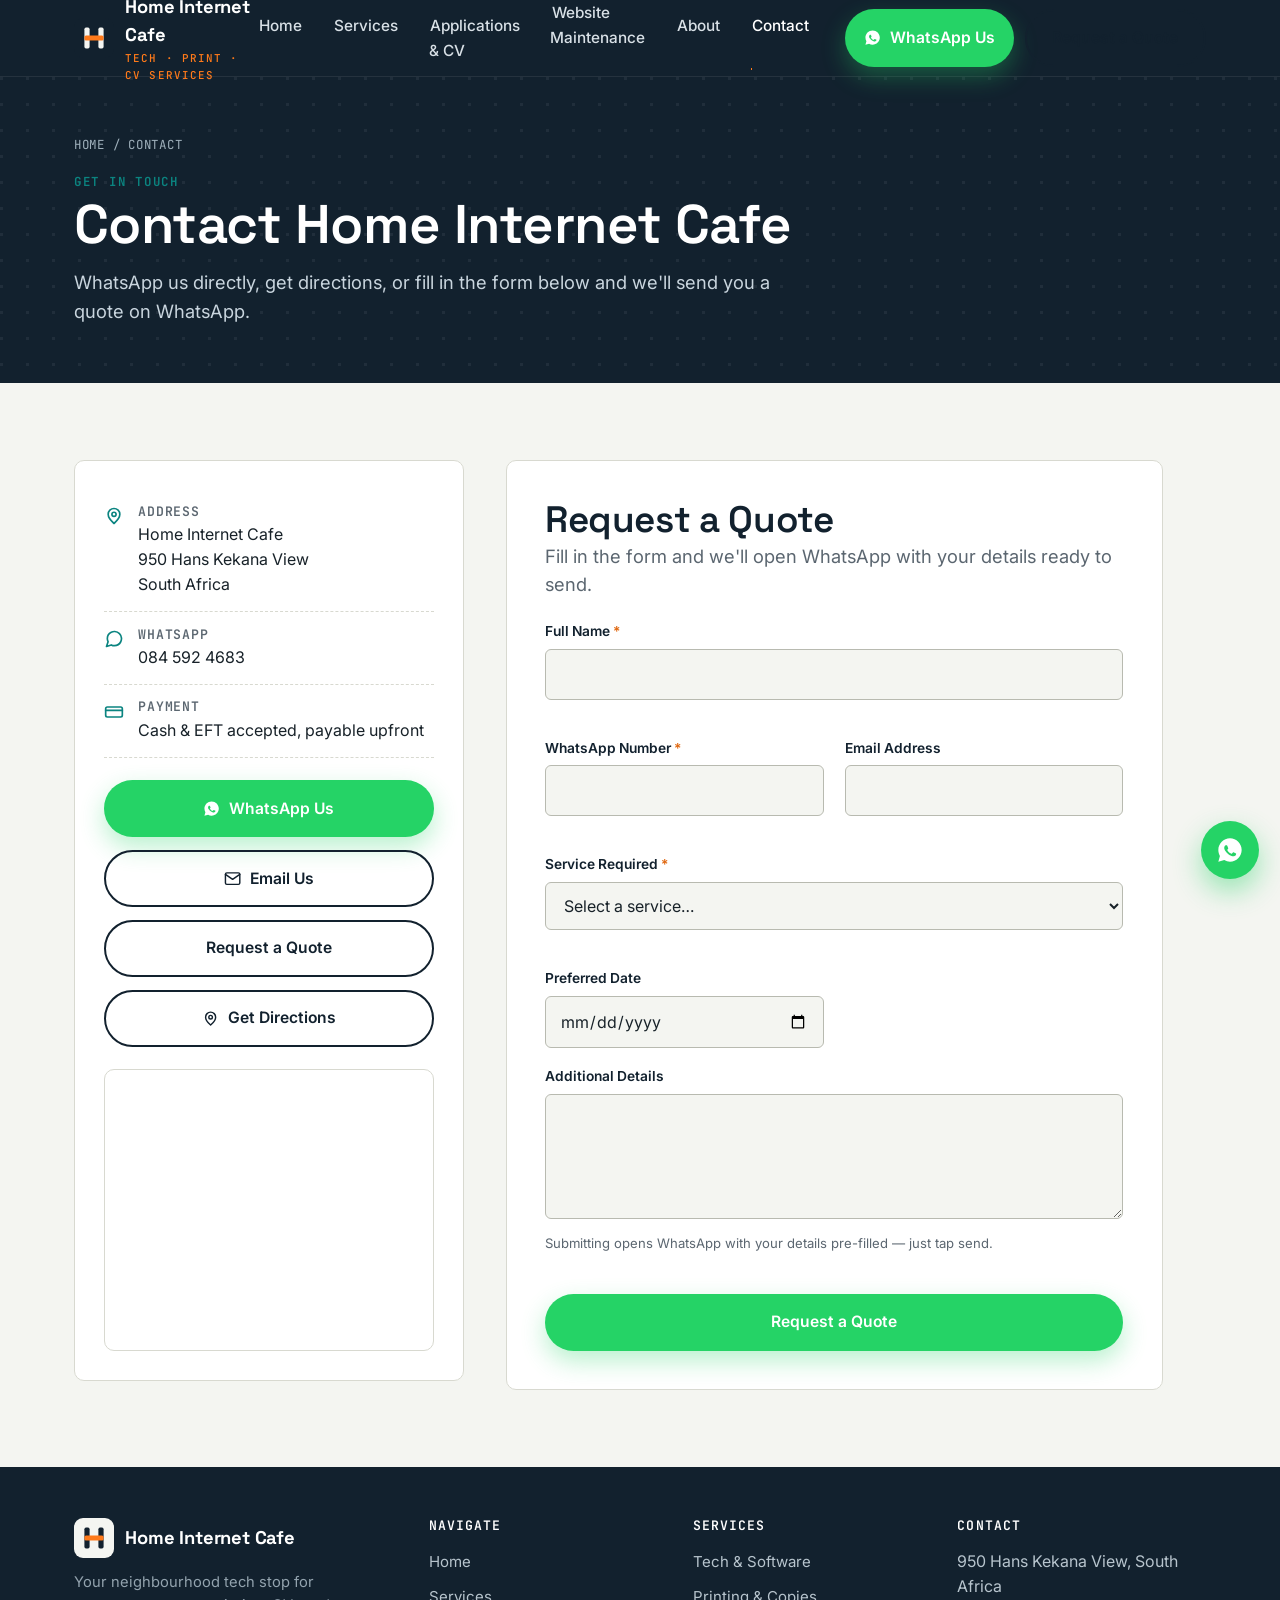
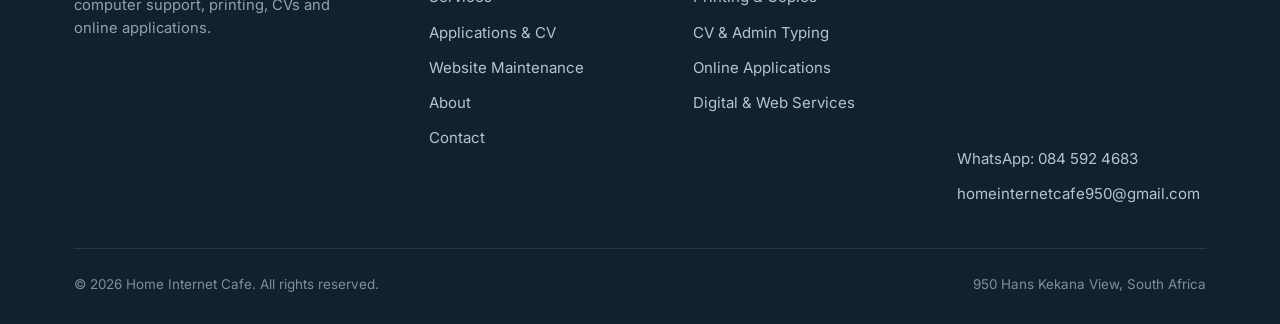
<file: contact.html>
<!DOCTYPE html>
<html lang="en-ZA">
<head>
<meta charset="UTF-8">
<meta name="viewport" content="width=device-width, initial-scale=1">
<title>Contact &amp; Request a Quote | Home Internet Cafe</title>
<meta name="description" content="Contact Home Internet Cafe at 950 Hans Kekana View. WhatsApp 084 592 4683, get directions, or request a quote for computer, printing or CV services.">
<meta name="robots" content="index, follow">
<link rel="canonical" href="https://homeinternetcafe.co.za/contact">
<link rel="icon" href="favicon.ico" sizes="any">
<link rel="apple-touch-icon" href="assets/icons/apple-touch-icon.png">
<link rel="manifest" href="manifest.json">
<meta name="theme-color" content="#12212e">

<meta property="og:title" content="Contact &amp; Request a Quote | Home Internet Cafe">
<meta property="og:description" content="WhatsApp us, get directions, or request a quote for computer, printing or CV services.">
<meta property="og:url" content="https://homeinternetcafe.co.za/contact">
<meta property="og:type" content="website">
<meta property="og:locale" content="en_ZA">
<meta name="twitter:card" content="summary">
<meta name="twitter:title" content="Contact &amp; Request a Quote | Home Internet Cafe">
<meta name="twitter:description" content="WhatsApp us, get directions, or request a quote for computer, printing or CV services.">

<link rel="preconnect" href="https://fonts.googleapis.com">
<link rel="preconnect" href="https://fonts.gstatic.com" crossorigin>
<link href="https://fonts.googleapis.com/css2?family=Space+Grotesk:wght@500;600;700&amp;family=Inter:wght@400;500;600&amp;family=JetBrains+Mono:wght@500;700&amp;display=swap" rel="stylesheet">

<link rel="stylesheet" href="style.css">
<link rel="stylesheet" href="responsive.css">
<link rel="stylesheet" href="animations.css">
</head>
<body>
<a class="skip-link" href="#main">Skip to main content</a>

<header class="site-header">
  <div class="container">
    <a href="index.html" class="brand" aria-label="Home Internet Cafe — home">
      <svg class="brand-mark" viewBox="0 0 40 40" fill="none" xmlns="http://www.w3.org/2000/svg" aria-hidden="true">
        <rect width="40" height="40" rx="9" fill="#12212E"/>
        <rect x="10.4" y="9.6" width="5.2" height="20.8" rx="1.6" fill="#F4F5F1"/>
        <rect x="24.4" y="9.6" width="5.2" height="20.8" rx="1.6" fill="#F4F5F1"/>
        <rect x="10.4" y="17.4" width="19.2" height="5.2" rx="1.6" fill="#FF7A1A"/>
      </svg>
      <span>Home Internet Cafe<small>Tech &middot; Print &middot; CV Services</small></span>
    </a>

    <nav class="nav-primary" id="nav-primary" aria-label="Primary">
            <ul class="nav-links" role="list">
        <li><a href="index.html">Home</a></li>
        <li><a href="services.html">Services</a></li>
        <li><a href="applications.html">Applications &amp; CV</a></li>
        <li><a href="maintenance.html">Website Maintenance</a></li>
        <li><a href="about.html">About</a></li>
        <li><a href="contact.html" aria-current="page">Contact</a></li>
      </ul>
      <div class="header-ctas">
        <a class="btn btn-whatsapp" data-wa-message="Hello Home Internet Cafe. I would like to request a quote for your services.">
          <svg viewBox="0 0 24 24" fill="currentColor" aria-hidden="true"><path d="M12 2C6.48 2 2 6.48 2 12c0 1.85.5 3.58 1.36 5.07L2 22l5.09-1.33A9.94 9.94 0 0 0 12 22c5.52 0 10-4.48 10-10S17.52 2 12 2zm5.2 14.13c-.22.6-1.28 1.18-1.76 1.22-.45.05-.9.24-3.02-.63-2.55-1.05-4.2-3.64-4.33-3.81-.13-.17-1.03-1.37-1.03-2.62 0-1.24.65-1.85.88-2.1.22-.24.5-.3.66-.3.17 0 .33 0 .48.01.15.01.36-.06.56.43.22.53.75 1.83.81 1.96.06.13.1.28.02.45-.08.17-.13.28-.25.43-.13.15-.27.34-.38.46-.13.13-.26.27-.11.53.15.26.65 1.07 1.4 1.74.96.86 1.77 1.13 2.03 1.26.26.13.41.11.56-.06.15-.18.63-.73.8-.98.17-.26.33-.21.56-.13.22.08 1.43.68 1.68.8.24.13.4.19.46.3.06.11.06.62-.16 1.22z"/></svg>
          WhatsApp Us
        </a>
        <a class="btn btn-outline" href="#quote-form">Request a Quote</a>
      </div>
    </nav>

    <button class="nav-toggle" type="button" aria-label="Open menu" aria-expanded="false" aria-controls="nav-primary">
      <svg viewBox="0 0 24 24" fill="none" stroke="currentColor" stroke-width="2" stroke-linecap="round" aria-hidden="true"><line x1="3" y1="6" x2="21" y2="6"/><line x1="3" y1="12" x2="21" y2="12"/><line x1="3" y1="18" x2="21" y2="18"/></svg>
    </button>
  </div>
</header>

<main id="main">

  <section class="page-hero">
    <div class="container">
      <p class="breadcrumb"><a href="index.html">Home</a> / Contact</p>
      <span class="eyebrow">Get In Touch</span>
      <h1>Contact Home Internet Cafe</h1>
      <p class="lede">WhatsApp us directly, get directions, or fill in the form below and we'll send you a quote on WhatsApp.</p>
    </div>
  </section>

  <section class="section">
    <div class="container">
      <div class="contact-grid">

        <div class="reveal">
          <div class="contact-info-card">
            <div class="contact-row">
              <svg viewBox="0 0 24 24" fill="none" stroke="currentColor" stroke-width="2" stroke-linecap="round" stroke-linejoin="round" aria-hidden="true"><path d="M12 21s-7-6.1-7-11a7 7 0 0 1 14 0c0 4.9-7 11-7 11z"/><circle cx="12" cy="10" r="2.5"/></svg>
              <div>
                <h4>Address</h4>
                <p>Home Internet Cafe<br>950 Hans Kekana View<br>South Africa</p>
              </div>
            </div>
            <div class="contact-row">
              <svg viewBox="0 0 24 24" fill="none" stroke="currentColor" stroke-width="2" stroke-linecap="round" stroke-linejoin="round" aria-hidden="true"><path d="M21 11.5a8.38 8.38 0 0 1-.9 3.8 8.5 8.5 0 0 1-7.6 4.7 8.38 8.38 0 0 1-3.8-.9L3 21l1.9-5.7a8.38 8.38 0 0 1-.9-3.8 8.5 8.5 0 0 1 4.7-7.6 8.38 8.38 0 0 1 3.8-.9h.5a8.48 8.48 0 0 1 8 8v.5z"/></svg>
              <div>
                <h4>WhatsApp</h4>
                <p>084 592 4683</p>
              </div>
            </div>
            <div class="contact-row">
              <svg viewBox="0 0 24 24" fill="none" stroke="currentColor" stroke-width="2" stroke-linecap="round" stroke-linejoin="round" aria-hidden="true"><rect x="2" y="6" width="20" height="12" rx="2"/><line x1="2" y1="10" x2="22" y2="10"/></svg>
              <div>
                <h4>Payment</h4>
                <p>Cash &amp; EFT accepted, payable upfront</p>
              </div>
            </div>

            <div class="contact-actions">
              <a class="btn btn-whatsapp btn-block" data-wa-message="Hello Home Internet Cafe. I would like to request a quote for your services.">
                <svg viewBox="0 0 24 24" fill="currentColor" aria-hidden="true"><path d="M12 2C6.48 2 2 6.48 2 12c0 1.85.5 3.58 1.36 5.07L2 22l5.09-1.33A9.94 9.94 0 0 0 12 22c5.52 0 10-4.48 10-10S17.52 2 12 2zm5.2 14.13c-.22.6-1.28 1.18-1.76 1.22-.45.05-.9.24-3.02-.63-2.55-1.05-4.2-3.64-4.33-3.81-.13-.17-1.03-1.37-1.03-2.62 0-1.24.65-1.85.88-2.1.22-.24.5-.3.66-.3.17 0 .33 0 .48.01.15.01.36-.06.56.43.22.53.75 1.83.81 1.96.06.13.1.28.02.45-.08.17-.13.28-.25.43-.13.15-.27.34-.38.46-.13.13-.26.27-.11.53.15.26.65 1.07 1.4 1.74.96.86 1.77 1.13 2.03 1.26.26.13.41.11.56-.06.15-.18.63-.73.8-.98.17-.26.33-.21.56-.13.22.08 1.43.68 1.68.8.24.13.4.19.46.3.06.11.06.62-.16 1.22z"/></svg>
                WhatsApp Us
              </a>
              <a class="btn btn-outline btn-block" href="mailto:homeinternetcafe950@gmail.com">
                <svg viewBox="0 0 24 24" fill="none" stroke="currentColor" stroke-width="2" stroke-linecap="round" stroke-linejoin="round" aria-hidden="true"><rect x="2" y="4" width="20" height="16" rx="2"/><polyline points="2 6 12 13 22 6"/></svg>
                Email Us
              </a>
              <a class="btn btn-outline btn-block" href="#quote-form">Request a Quote</a>
              <a class="btn btn-outline btn-block" href="https://www.google.com/maps/search/?api=1&amp;query=950+Hans+Kekana+View%2C+South+Africa" target="_blank" rel="noopener noreferrer">
                <svg viewBox="0 0 24 24" fill="none" stroke="currentColor" stroke-width="2" stroke-linecap="round" stroke-linejoin="round" aria-hidden="true"><path d="M12 21s-7-6.1-7-11a7 7 0 0 1 14 0c0 4.9-7 11-7 11z"/><circle cx="12" cy="10" r="2.5"/></svg>
                Get Directions
              </a>
            </div>

            <div style="margin-top:1.4rem; border-radius:var(--radius); overflow:hidden; border:1px solid var(--line);">
              <iframe
                src="https://www.google.com/maps?q=950+Hans+Kekana+View%2C+Temba%2C+Gauteng%2C+South+Africa&output=embed"
                width="100%" height="280" style="border:0; display:block;"
                loading="lazy"
                referrerpolicy="no-referrer-when-downgrade"
                title="Map showing Home Internet Cafe location at 950 Hans Kekana View, Temba">
              </iframe>
            </div>
          </div>
        </div>

        <div class="reveal" data-delay="1">
          <div class="form-card">
            <h2>Request a Quote</h2>
            <p class="lede" style="margin-bottom:1.4rem;">Fill in the form and we'll open WhatsApp with your details ready to send.</p>

            <form id="quote-form" novalidate>
              <div class="form-grid">
                <div class="form-field full">
                  <label for="full-name">Full Name <span class="required">*</span></label>
                  <input type="text" id="full-name" name="full-name" autocomplete="name" required>
                  <span class="field-error" role="alert"></span>
                </div>

                <div class="form-field">
                  <label for="whatsapp-number">WhatsApp Number <span class="required">*</span></label>
                  <input type="tel" id="whatsapp-number" name="whatsapp-number" autocomplete="tel" required>
                  <span class="field-error" role="alert"></span>
                </div>

                <div class="form-field">
                  <label for="email-address">Email Address</label>
                  <input type="email" id="email-address" name="email-address" autocomplete="email">
                  <span class="field-error" role="alert"></span>
                </div>

                <div class="form-field full">
                  <label for="service-required">Service Required <span class="required">*</span></label>
                  <select id="service-required" name="service-required" required>
                    <option value="">Select a service…</option>
                    <option value="Diagnosis">Diagnosis</option>
                    <option value="Specific Troubleshooting">Specific Troubleshooting</option>
                    <option value="Windows Installation">Windows Installation</option>
                    <option value="Office Setup">Office Setup</option>
                    <option value="Full System Refresh">Full System Refresh</option>
                    <option value="B&W Document">B&amp;W Document</option>
                    <option value="A4 Colour Document">A4 Colour Document</option>
                    <option value="A4 Photo/Picture Print">A4 Photo/Picture Print</option>
                    <option value="A4 High-Quality Photo Print">A4 High-Quality Photo Print</option>
                    <option value="Scan">Scan</option>
                    <option value="New CV">New CV</option>
                    <option value="CV Update">CV Update</option>
                    <option value="Typing Letter - New Draft">Typing Letter — New Draft</option>
                    <option value="Typing Letter - Existing/Ready Letter">Typing Letter — Existing/Ready Letter</option>
                    <option value="Online Application">Online Application</option>
                    <option value="Emailing a Document">Emailing a Document</option>
                    <option value="Web Design (Landing Page)">Web Design (Landing Page)</option>
                    <option value="Starter Business Site">Starter Business Site (3-5 Pages)</option>
                    <option value="Full Professional Site">Full Professional Site (5-10 Pages)</option>
                    <option value="E-commerce/Custom Solution">E-commerce / Custom Solution</option>
                    <option value="Basic Website Care">Website Maintenance — Basic Website Care (R359/mo)</option>
                    <option value="Business Support">Website Maintenance — Business Support (R599/mo)</option>
                    <option value="Premium Support">Website Maintenance — Premium Support (R999/mo)</option>
                    <option value="Once-Off Support">Website Maintenance — Once-Off Support (R399/hr)</option>
                    <option value="Personal Portfolio Website">Personal Portfolio Website</option>
                    <option value="Other">Other</option>
                  </select>
                  <span class="field-error" role="alert"></span>
                </div>

                <div class="form-field">
                  <label for="preferred-date">Preferred Date</label>
                  <input type="date" id="preferred-date" name="preferred-date">
                </div>

                <div class="form-field full">
                  <label for="additional-details">Additional Details</label>
                  <textarea id="additional-details" name="additional-details" rows="4"></textarea>
                </div>
              </div>

              <p class="form-note">Submitting opens WhatsApp with your details pre-filled — just tap send.</p>
              <button type="submit" class="btn btn-whatsapp btn-block mt-lg">Request a Quote</button>
              <div class="form-status" role="status"></div>
            </form>
          </div>
        </div>

      </div>
    </div>
  </section>

</main>

<footer class="site-footer">
  <div class="container">
    <div class="footer-grid">
      <div class="footer-brand">
        <a href="index.html" class="brand">
          <svg class="brand-mark" viewBox="0 0 40 40" fill="none" xmlns="http://www.w3.org/2000/svg" aria-hidden="true">
            <rect width="40" height="40" rx="9" fill="#F4F5F1"/>
            <rect x="10.4" y="9.6" width="5.2" height="20.8" rx="1.6" fill="#12212E"/>
            <rect x="24.4" y="9.6" width="5.2" height="20.8" rx="1.6" fill="#12212E"/>
            <rect x="10.4" y="17.4" width="19.2" height="5.2" rx="1.6" fill="#FF7A1A"/>
          </svg>
          Home Internet Cafe
        </a>
        <p>Your neighbourhood tech stop for computer support, printing, CVs and online applications.</p>
      </div>
      <div class="footer-col">
        <h4>Navigate</h4>
        <ul role="list">
          <li><a href="index.html">Home</a></li>
          <li><a href="services.html">Services</a></li>
          <li><a href="applications.html">Applications &amp; CV</a></li>
          <li><a href="maintenance.html">Website Maintenance</a></li>
          <li><a href="about.html">About</a></li>
          <li><a href="contact.html">Contact</a></li>
        </ul>
      </div>
      <div class="footer-col">
        <h4>Services</h4>
        <ul role="list">
          <li><a href="services.html#tech-software">Tech &amp; Software</a></li>
          <li><a href="services.html#printing-copies">Printing &amp; Copies</a></li>
          <li><a href="services.html#admin-typing">CV &amp; Admin Typing</a></li>
          <li><a href="applications.html">Online Applications</a></li>
          <li><a href="services.html#web-design">Digital &amp; Web Services</a></li>
        </ul>
      </div>
      <div class="footer-col">
        <h4>Contact</h4>
        <ul role="list">
          <li>950 Hans Kekana View, South Africa</li>
          <li style="padding:0;">
            <iframe
              src="https://www.google.com/maps?q=950+Hans+Kekana+View%2C+Temba%2C+Gauteng%2C+South+Africa&output=embed"
              width="100%" height="120" style="border:0; border-radius:6px; display:block; margin-top:0.4rem;"
              loading="lazy"
              referrerpolicy="no-referrer-when-downgrade"
              title="Map showing Home Internet Cafe location">
            </iframe>
          </li>
          <li><a data-wa-message="Hello Home Internet Cafe. I would like to request a quote for your services.">WhatsApp: 084 592 4683</a></li>
          <li><a href="mailto:homeinternetcafe950@gmail.com">homeinternetcafe950@gmail.com</a></li>
        </ul>
      </div>
    </div>
    <div class="footer-bottom">
      <span>&copy; <span id="footer-year">2026</span> Home Internet Cafe. All rights reserved.</span>
      <span>950 Hans Kekana View, South Africa</span>
    </div>
  </div>
</footer>

<a class="whatsapp-float" data-wa-message="Hello Home Internet Cafe. I would like to request a quote for your services." aria-label="Chat with us on WhatsApp">
  <svg viewBox="0 0 24 24" fill="currentColor" aria-hidden="true"><path d="M12 2C6.48 2 2 6.48 2 12c0 1.85.5 3.58 1.36 5.07L2 22l5.09-1.33A9.94 9.94 0 0 0 12 22c5.52 0 10-4.48 10-10S17.52 2 12 2zm5.2 14.13c-.22.6-1.28 1.18-1.76 1.22-.45.05-.9.24-3.02-.63-2.55-1.05-4.2-3.64-4.33-3.81-.13-.17-1.03-1.37-1.03-2.62 0-1.24.65-1.85.88-2.1.22-.24.5-.3.66-.3.17 0 .33 0 .48.01.15.01.36-.06.56.43.22.53.75 1.83.81 1.96.06.13.1.28.02.45-.08.17-.13.28-.25.43-.13.15-.27.34-.38.46-.13.13-.26.27-.11.53.15.26.65 1.07 1.4 1.74.96.86 1.77 1.13 2.03 1.26.26.13.41.11.56-.06.15-.18.63-.73.8-.98.17-.26.33-.21.56-.13.22.08 1.43.68 1.68.8.24.13.4.19.46.3.06.11.06.62-.16 1.22z"/></svg>
</a>

<button class="back-to-top" type="button" aria-label="Back to top">
  <svg viewBox="0 0 24 24" fill="none" stroke="currentColor" stroke-width="2.2" stroke-linecap="round" stroke-linejoin="round" aria-hidden="true"><line x1="12" y1="19" x2="12" y2="5"/><polyline points="5 12 12 5 19 12"/></svg>
</button>

<script type="application/ld+json">
{
  "@context": "https://schema.org",
  "@type": "LocalBusiness",
  "name": "Home Internet Cafe",
  "telephone": "+27845924683",
  "address": {
    "@type": "PostalAddress",
    "streetAddress": "950 Hans Kekana View",
    "addressCountry": "ZA"
  },
  "url": "https://homeinternetcafe.co.za/contact"
}
</script>

<script src="navigation.js" defer></script>
<script src="whatsapp.js" defer></script>
<script src="quote.js" defer></script>
<script src="main.js" defer></script>
</body>
</html>
</file>
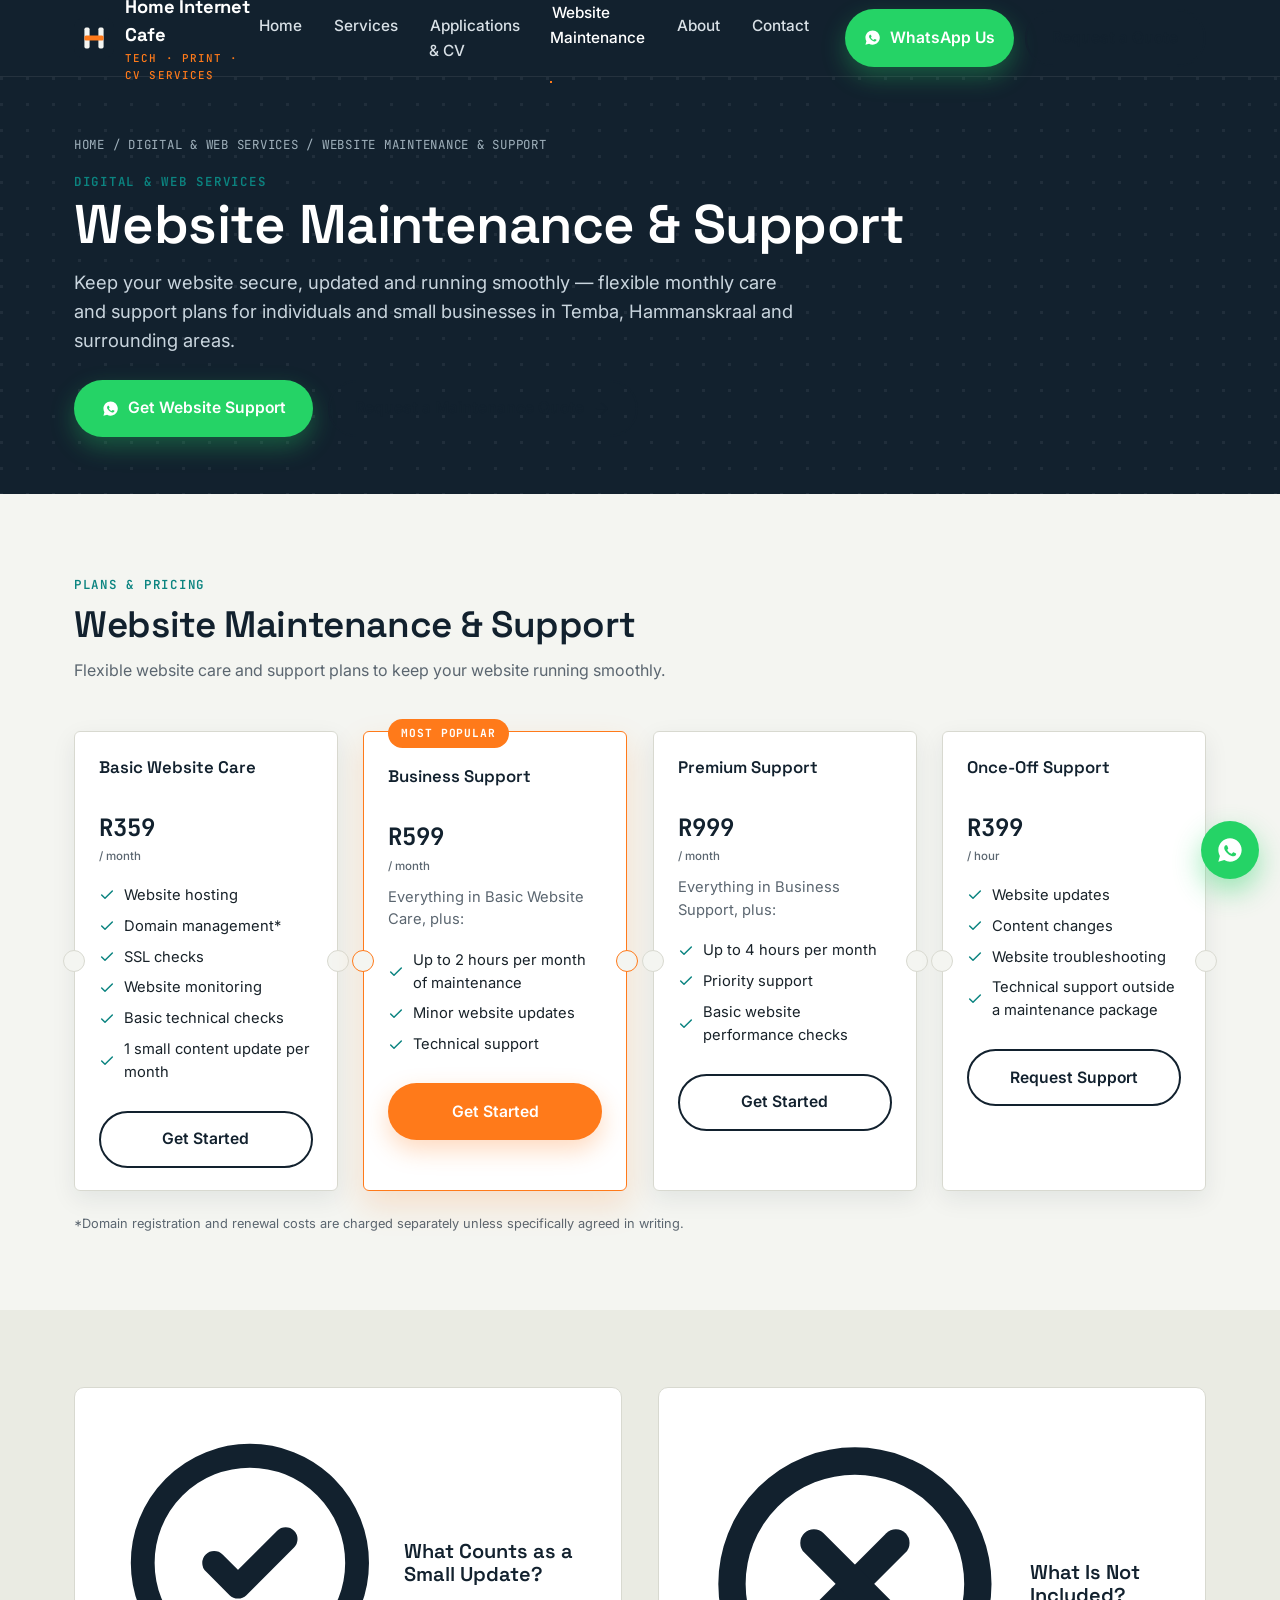
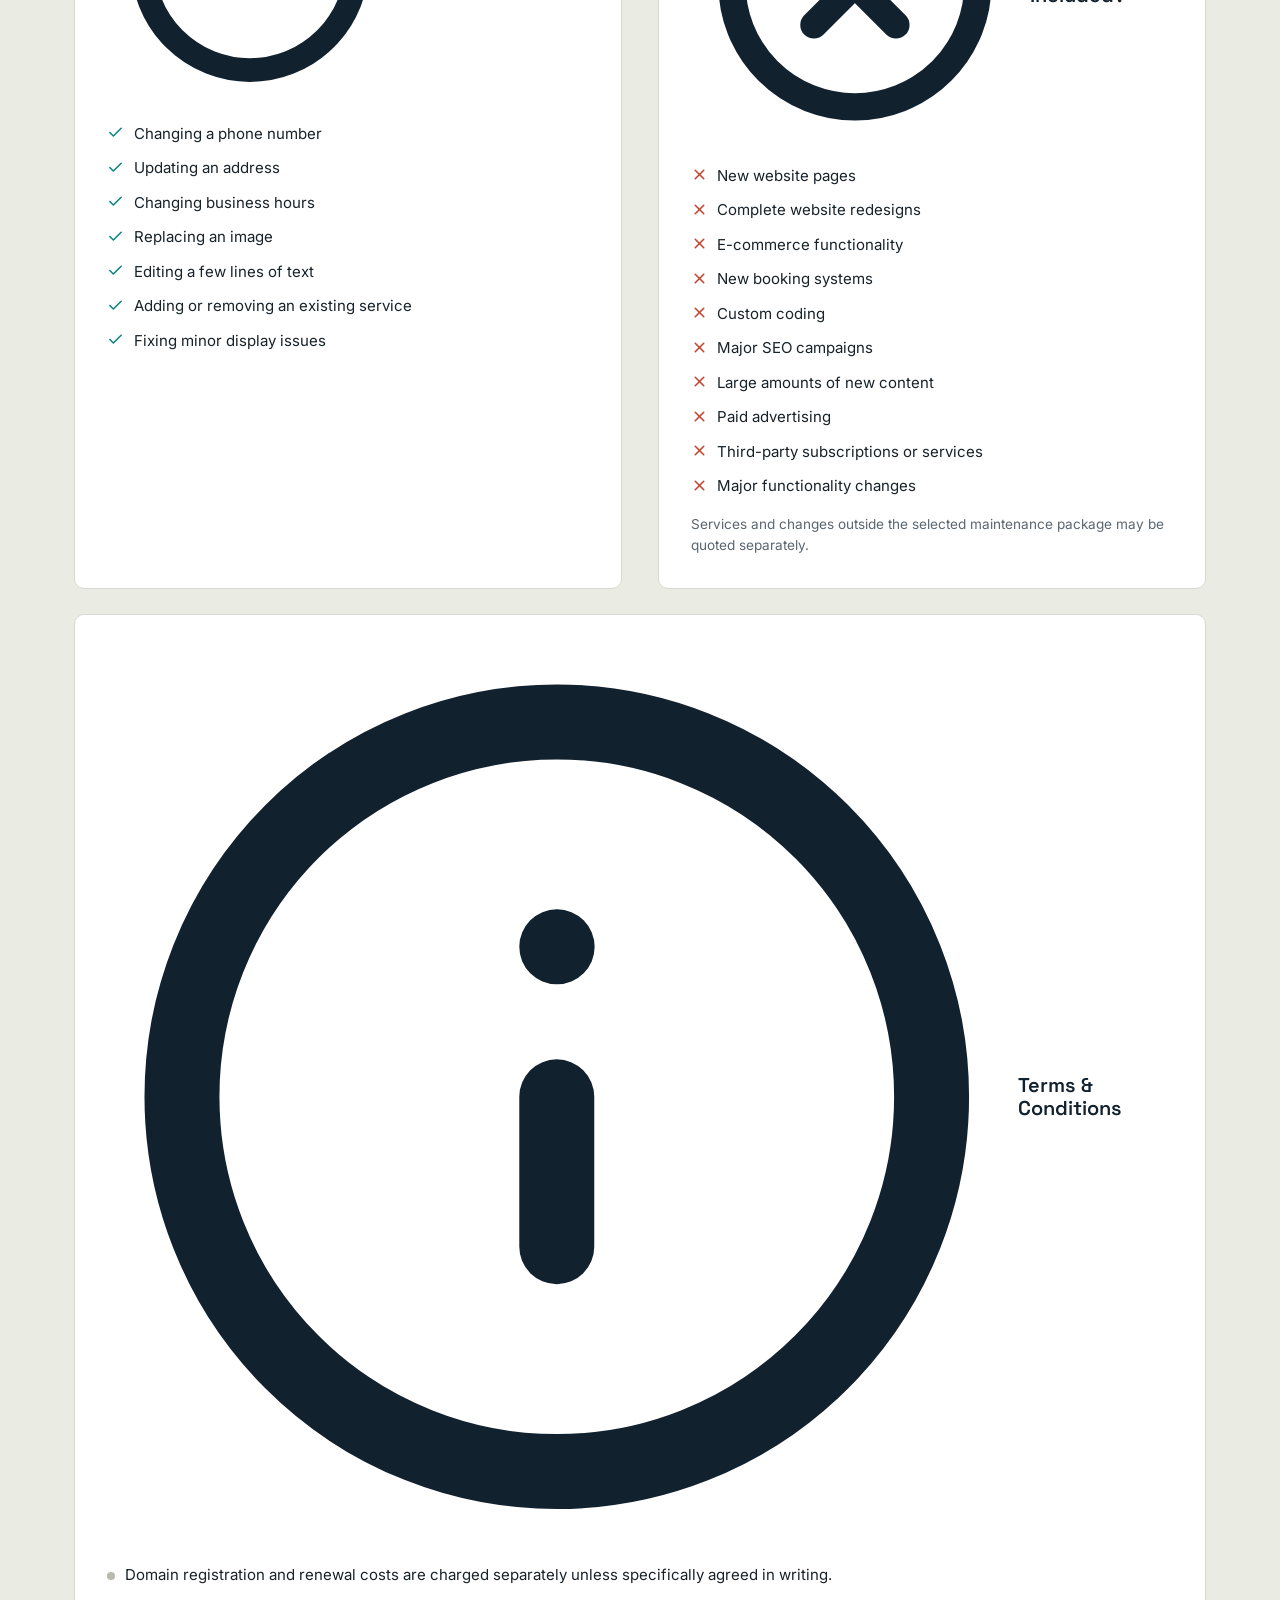
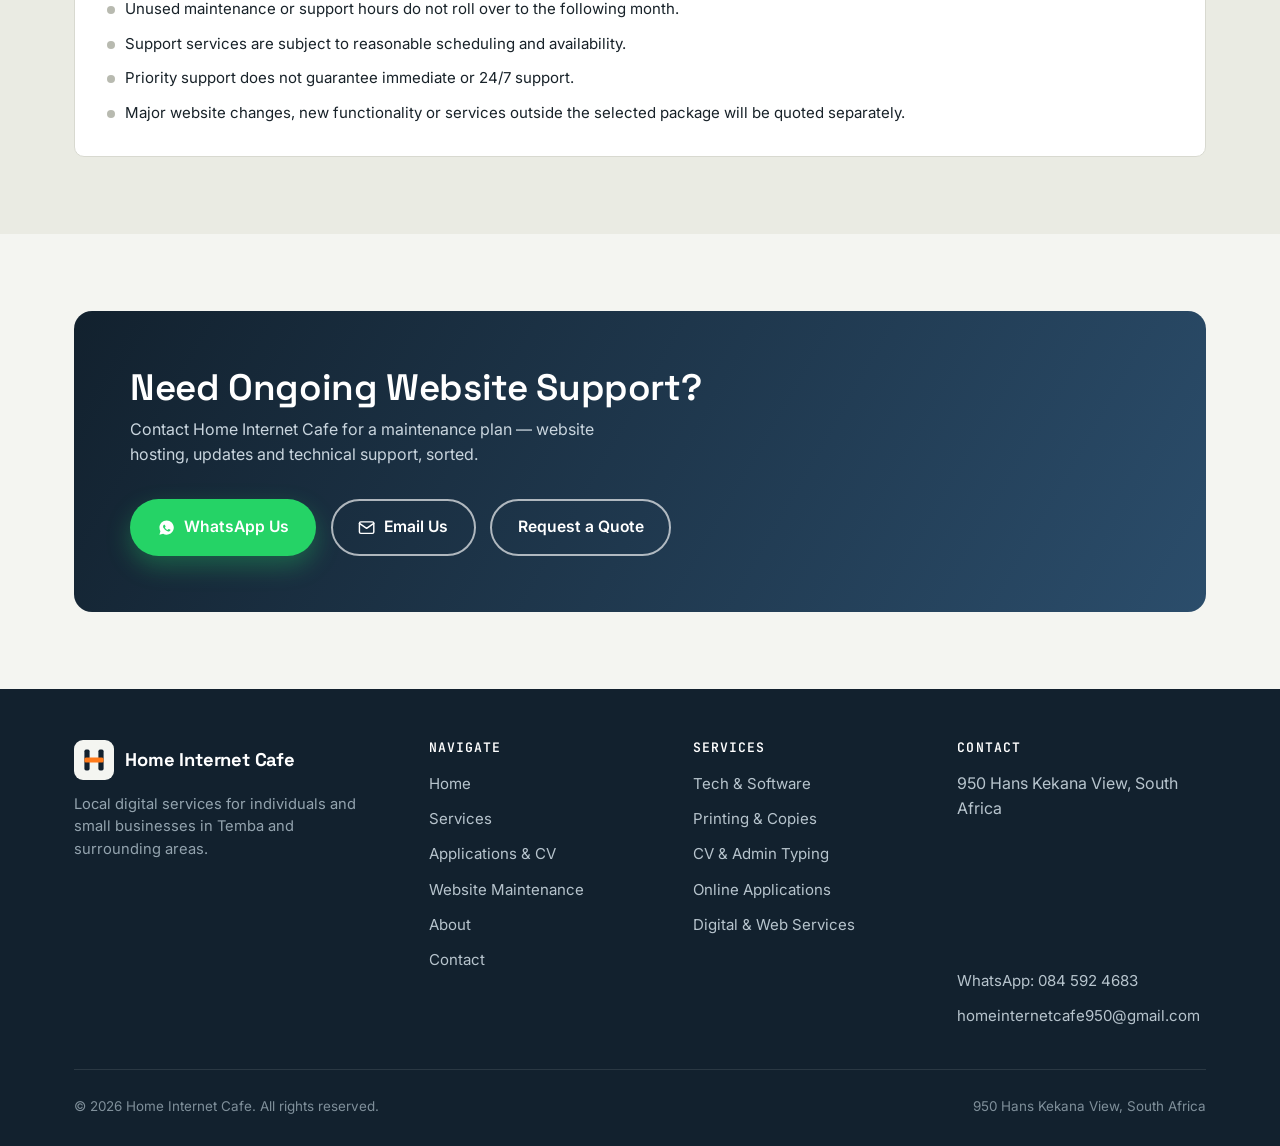
<file: maintenance.html>
<!DOCTYPE html>
<html lang="en-ZA">
<head>
<meta charset="UTF-8">
<meta name="viewport" content="width=device-width, initial-scale=1">
<title>Website Maintenance &amp; Support Plans | Home Internet Cafe</title>
<meta name="description" content="Website maintenance and support plans for individuals and small businesses in Temba, Hammanskraal and surrounding areas. Hosting, updates, technical support and more from R359/month.">
<meta name="robots" content="index, follow">
<link rel="canonical" href="https://homeinternetcafe.co.za/maintenance">
<link rel="icon" href="favicon.ico" sizes="any">
<link rel="apple-touch-icon" href="assets/icons/apple-touch-icon.png">
<link rel="manifest" href="manifest.json">
<meta name="theme-color" content="#12212e">

<meta property="og:title" content="Website Maintenance &amp; Support Plans | Home Internet Cafe">
<meta property="og:description" content="Flexible website care and support plans — hosting, updates and technical support from R359/month.">
<meta property="og:url" content="https://homeinternetcafe.co.za/maintenance">
<meta property="og:type" content="website">
<meta property="og:locale" content="en_ZA">
<meta name="twitter:card" content="summary">
<meta name="twitter:title" content="Website Maintenance &amp; Support Plans | Home Internet Cafe">
<meta name="twitter:description" content="Flexible website care and support plans — hosting, updates and technical support from R359/month.">

<link rel="preconnect" href="https://fonts.googleapis.com">
<link rel="preconnect" href="https://fonts.gstatic.com" crossorigin>
<link href="https://fonts.googleapis.com/css2?family=Space+Grotesk:wght@500;600;700&amp;family=Inter:wght@400;500;600&amp;family=JetBrains+Mono:wght@500;700&amp;display=swap" rel="stylesheet">

<link rel="stylesheet" href="style.css">
<link rel="stylesheet" href="responsive.css">
<link rel="stylesheet" href="animations.css">
</head>
<body>
<a class="skip-link" href="#main">Skip to main content</a>

<header class="site-header">
  <div class="container">
    <a href="index.html" class="brand" aria-label="Home Internet Cafe — home">
      <svg class="brand-mark" viewBox="0 0 40 40" fill="none" xmlns="http://www.w3.org/2000/svg" aria-hidden="true">
        <rect width="40" height="40" rx="9" fill="#12212E"/>
        <rect x="10.4" y="9.6" width="5.2" height="20.8" rx="1.6" fill="#F4F5F1"/>
        <rect x="24.4" y="9.6" width="5.2" height="20.8" rx="1.6" fill="#F4F5F1"/>
        <rect x="10.4" y="17.4" width="19.2" height="5.2" rx="1.6" fill="#FF7A1A"/>
      </svg>
      <span>Home Internet Cafe<small>Tech &middot; Print &middot; CV Services</small></span>
    </a>

    <nav class="nav-primary" id="nav-primary" aria-label="Primary">
            <ul class="nav-links" role="list">
        <li><a href="index.html">Home</a></li>
        <li><a href="services.html">Services</a></li>
        <li><a href="applications.html">Applications &amp; CV</a></li>
        <li><a href="maintenance.html" aria-current="page">Website Maintenance</a></li>
        <li><a href="about.html">About</a></li>
        <li><a href="contact.html">Contact</a></li>
      </ul>
      <div class="header-ctas">
        <a class="btn btn-whatsapp" data-wa-message="Hello Home Internet Cafe. I would like to ask about your Website Maintenance &amp; Support plans.">
          <svg viewBox="0 0 24 24" fill="currentColor" aria-hidden="true"><path d="M12 2C6.48 2 2 6.48 2 12c0 1.85.5 3.58 1.36 5.07L2 22l5.09-1.33A9.94 9.94 0 0 0 12 22c5.52 0 10-4.48 10-10S17.52 2 12 2zm5.2 14.13c-.22.6-1.28 1.18-1.76 1.22-.45.05-.9.24-3.02-.63-2.55-1.05-4.2-3.64-4.33-3.81-.13-.17-1.03-1.37-1.03-2.62 0-1.24.65-1.85.88-2.1.22-.24.5-.3.66-.3.17 0 .33 0 .48.01.15.01.36-.06.56.43.22.53.75 1.83.81 1.96.06.13.1.28.02.45-.08.17-.13.28-.25.43-.13.15-.27.34-.38.46-.13.13-.26.27-.11.53.15.26.65 1.07 1.4 1.74.96.86 1.77 1.13 2.03 1.26.26.13.41.11.56-.06.15-.18.63-.73.8-.98.17-.26.33-.21.56-.13.22.08 1.43.68 1.68.8.24.13.4.19.46.3.06.11.06.62-.16 1.22z"/></svg>
          WhatsApp Us
        </a>
        <a class="btn btn-outline" href="contact.html">Request a Quote</a>
      </div>
    </nav>

    <button class="nav-toggle" type="button" aria-label="Open menu" aria-expanded="false" aria-controls="nav-primary">
      <svg viewBox="0 0 24 24" fill="none" stroke="currentColor" stroke-width="2" stroke-linecap="round" aria-hidden="true"><line x1="3" y1="6" x2="21" y2="6"/><line x1="3" y1="12" x2="21" y2="12"/><line x1="3" y1="18" x2="21" y2="18"/></svg>
    </button>
  </div>
</header>

<main id="main">

  <section class="page-hero">
    <div class="container">
      <p class="breadcrumb"><a href="index.html">Home</a> / <a href="services.html#web-design">Digital &amp; Web Services</a> / Website Maintenance &amp; Support</p>
      <span class="eyebrow">Digital &amp; Web Services</span>
      <h1>Website Maintenance &amp; Support</h1>
      <p class="lede">Keep your website secure, updated and running smoothly — flexible monthly care and support plans for individuals and small businesses in Temba, Hammanskraal and surrounding areas.</p>
      <div class="hero-ctas" style="margin-top:1.6rem;">
        <a class="btn btn-whatsapp" data-wa-message="Hello Home Internet Cafe. I would like to get website support.">
          <svg viewBox="0 0 24 24" fill="currentColor" aria-hidden="true"><path d="M12 2C6.48 2 2 6.48 2 12c0 1.85.5 3.58 1.36 5.07L2 22l5.09-1.33A9.94 9.94 0 0 0 12 22c5.52 0 10-4.48 10-10S17.52 2 12 2zm5.2 14.13c-.22.6-1.28 1.18-1.76 1.22-.45.05-.9.24-3.02-.63-2.55-1.05-4.2-3.64-4.33-3.81-.13-.17-1.03-1.37-1.03-2.62 0-1.24.65-1.85.88-2.1.22-.24.5-.3.66-.3.17 0 .33 0 .48.01.15.01.36-.06.56.43.22.53.75 1.83.81 1.96.06.13.1.28.02.45-.08.17-.13.28-.25.43-.13.15-.27.34-.38.46-.13.13-.26.27-.11.53.15.26.65 1.07 1.4 1.74.96.86 1.77 1.13 2.03 1.26.26.13.41.11.56-.06.15-.18.63-.73.8-.98.17-.26.33-.21.56-.13.22.08 1.43.68 1.68.8.24.13.4.19.46.3.06.11.06.62-.16 1.22z"/></svg>
          Get Website Support
        </a>
        <a class="btn btn-outline" href="#maintenance-plans">
          Request a Maintenance Quote
          <svg viewBox="0 0 24 24" fill="none" stroke="currentColor" stroke-width="2" stroke-linecap="round" stroke-linejoin="round" aria-hidden="true"><line x1="5" y1="12" x2="19" y2="12"/><polyline points="12 5 19 12 12 19"/></svg>
        </a>
      </div>
    </div>
  </section>

  <!-- MAINTENANCE PLANS -->
  <section class="section" id="maintenance-plans" aria-labelledby="maintenance-heading">
    <div class="container">
      <div class="section-head reveal">
        <span class="eyebrow">Plans &amp; Pricing</span>
        <h2 id="maintenance-heading">Website Maintenance &amp; Support</h2>
        <p>Flexible website care and support plans to keep your website running smoothly.</p>
      </div>

      <div class="ticket-grid">
        <div class="ticket reveal">
          <h3>Basic Website Care</h3>
          <div class="ticket-price-row"><span class="ticket-price">R359<span class="price-note">/ month</span></span></div>
          <ul class="combo-includes" role="list">
            <li>
              <svg viewBox="0 0 24 24" fill="none" stroke="currentColor" stroke-width="2.2" stroke-linecap="round" stroke-linejoin="round" aria-hidden="true"><polyline points="20 6 9 17 4 12"/></svg>
              Website hosting
            </li>
            <li>
              <svg viewBox="0 0 24 24" fill="none" stroke="currentColor" stroke-width="2.2" stroke-linecap="round" stroke-linejoin="round" aria-hidden="true"><polyline points="20 6 9 17 4 12"/></svg>
              Domain management*
            </li>
            <li>
              <svg viewBox="0 0 24 24" fill="none" stroke="currentColor" stroke-width="2.2" stroke-linecap="round" stroke-linejoin="round" aria-hidden="true"><polyline points="20 6 9 17 4 12"/></svg>
              SSL checks
            </li>
            <li>
              <svg viewBox="0 0 24 24" fill="none" stroke="currentColor" stroke-width="2.2" stroke-linecap="round" stroke-linejoin="round" aria-hidden="true"><polyline points="20 6 9 17 4 12"/></svg>
              Website monitoring
            </li>
            <li>
              <svg viewBox="0 0 24 24" fill="none" stroke="currentColor" stroke-width="2.2" stroke-linecap="round" stroke-linejoin="round" aria-hidden="true"><polyline points="20 6 9 17 4 12"/></svg>
              Basic technical checks
            </li>
            <li>
              <svg viewBox="0 0 24 24" fill="none" stroke="currentColor" stroke-width="2.2" stroke-linecap="round" stroke-linejoin="round" aria-hidden="true"><polyline points="20 6 9 17 4 12"/></svg>
              1 small content update per month
            </li>
          </ul>
          <a class="btn btn-outline btn-block" data-service-name="Basic Website Care (R359/month)">Get Started</a>
        </div>

        <div class="ticket ticket-highlight reveal">
          <span class="ticket-tag">Most Popular</span>
          <h3 style="margin-top:0.6rem;">Business Support</h3>
          <div class="ticket-price-row"><span class="ticket-price">R599<span class="price-note">/ month</span></span></div>
          <p class="ticket-desc" style="margin:-0.3rem 0 0;">Everything in Basic Website Care, plus:</p>
          <ul class="combo-includes" role="list">
            <li>
              <svg viewBox="0 0 24 24" fill="none" stroke="currentColor" stroke-width="2.2" stroke-linecap="round" stroke-linejoin="round" aria-hidden="true"><polyline points="20 6 9 17 4 12"/></svg>
              Up to 2 hours per month of maintenance
            </li>
            <li>
              <svg viewBox="0 0 24 24" fill="none" stroke="currentColor" stroke-width="2.2" stroke-linecap="round" stroke-linejoin="round" aria-hidden="true"><polyline points="20 6 9 17 4 12"/></svg>
              Minor website updates
            </li>
            <li>
              <svg viewBox="0 0 24 24" fill="none" stroke="currentColor" stroke-width="2.2" stroke-linecap="round" stroke-linejoin="round" aria-hidden="true"><polyline points="20 6 9 17 4 12"/></svg>
              Technical support
            </li>
          </ul>
          <a class="btn btn-accent btn-block" data-service-name="Business Support (R599/month)">Get Started</a>
        </div>

        <div class="ticket reveal">
          <h3>Premium Support</h3>
          <div class="ticket-price-row"><span class="ticket-price">R999<span class="price-note">/ month</span></span></div>
          <p class="ticket-desc" style="margin:-0.3rem 0 0;">Everything in Business Support, plus:</p>
          <ul class="combo-includes" role="list">
            <li>
              <svg viewBox="0 0 24 24" fill="none" stroke="currentColor" stroke-width="2.2" stroke-linecap="round" stroke-linejoin="round" aria-hidden="true"><polyline points="20 6 9 17 4 12"/></svg>
              Up to 4 hours per month
            </li>
            <li>
              <svg viewBox="0 0 24 24" fill="none" stroke="currentColor" stroke-width="2.2" stroke-linecap="round" stroke-linejoin="round" aria-hidden="true"><polyline points="20 6 9 17 4 12"/></svg>
              Priority support
            </li>
            <li>
              <svg viewBox="0 0 24 24" fill="none" stroke="currentColor" stroke-width="2.2" stroke-linecap="round" stroke-linejoin="round" aria-hidden="true"><polyline points="20 6 9 17 4 12"/></svg>
              Basic website performance checks
            </li>
          </ul>
          <a class="btn btn-outline btn-block" data-service-name="Premium Support (R999/month)">Get Started</a>
        </div>

        <div class="ticket reveal">
          <h3>Once-Off Support</h3>
          <div class="ticket-price-row"><span class="ticket-price">R399<span class="price-note">/ hour</span></span></div>
          <ul class="combo-includes" role="list">
            <li>
              <svg viewBox="0 0 24 24" fill="none" stroke="currentColor" stroke-width="2.2" stroke-linecap="round" stroke-linejoin="round" aria-hidden="true"><polyline points="20 6 9 17 4 12"/></svg>
              Website updates
            </li>
            <li>
              <svg viewBox="0 0 24 24" fill="none" stroke="currentColor" stroke-width="2.2" stroke-linecap="round" stroke-linejoin="round" aria-hidden="true"><polyline points="20 6 9 17 4 12"/></svg>
              Content changes
            </li>
            <li>
              <svg viewBox="0 0 24 24" fill="none" stroke="currentColor" stroke-width="2.2" stroke-linecap="round" stroke-linejoin="round" aria-hidden="true"><polyline points="20 6 9 17 4 12"/></svg>
              Website troubleshooting
            </li>
            <li>
              <svg viewBox="0 0 24 24" fill="none" stroke="currentColor" stroke-width="2.2" stroke-linecap="round" stroke-linejoin="round" aria-hidden="true"><polyline points="20 6 9 17 4 12"/></svg>
              Technical support outside a maintenance package
            </li>
          </ul>
          <a class="btn btn-outline btn-block" data-service-name="Once-Off Support (R399/hour)">Request Support</a>
        </div>
      </div>

      <p style="font-size:0.8rem; color:var(--muted); margin-top:1.4rem;">*Domain registration and renewal costs are charged separately unless specifically agreed in writing.</p>
    </div>
  </section>

  <!-- WHAT'S INCLUDED / NOT INCLUDED -->
  <section class="section section--alt" aria-labelledby="maintenance-terms-heading">
    <div class="container">
      <h2 id="maintenance-terms-heading" class="visually-hidden">Maintenance plan terms</h2>
      <div class="split-panel">
        <div class="panel-card reveal">
          <h3>
            <svg viewBox="0 0 24 24" fill="none" stroke="currentColor" stroke-width="2" stroke-linecap="round" stroke-linejoin="round" aria-hidden="true"><circle cx="12" cy="12" r="9"/><polyline points="9 12 11 14 15 10"/></svg>
            What Counts as a Small Update?
          </h3>
          <ul role="list">
            <li>
              <svg viewBox="0 0 24 24" fill="none" stroke="currentColor" stroke-width="2.2" stroke-linecap="round" stroke-linejoin="round" aria-hidden="true" style="color:var(--teal-dark); flex-shrink:0;"><polyline points="20 6 9 17 4 12"/></svg>
              Changing a phone number
            </li>
            <li>
              <svg viewBox="0 0 24 24" fill="none" stroke="currentColor" stroke-width="2.2" stroke-linecap="round" stroke-linejoin="round" aria-hidden="true" style="color:var(--teal-dark); flex-shrink:0;"><polyline points="20 6 9 17 4 12"/></svg>
              Updating an address
            </li>
            <li>
              <svg viewBox="0 0 24 24" fill="none" stroke="currentColor" stroke-width="2.2" stroke-linecap="round" stroke-linejoin="round" aria-hidden="true" style="color:var(--teal-dark); flex-shrink:0;"><polyline points="20 6 9 17 4 12"/></svg>
              Changing business hours
            </li>
            <li>
              <svg viewBox="0 0 24 24" fill="none" stroke="currentColor" stroke-width="2.2" stroke-linecap="round" stroke-linejoin="round" aria-hidden="true" style="color:var(--teal-dark); flex-shrink:0;"><polyline points="20 6 9 17 4 12"/></svg>
              Replacing an image
            </li>
            <li>
              <svg viewBox="0 0 24 24" fill="none" stroke="currentColor" stroke-width="2.2" stroke-linecap="round" stroke-linejoin="round" aria-hidden="true" style="color:var(--teal-dark); flex-shrink:0;"><polyline points="20 6 9 17 4 12"/></svg>
              Editing a few lines of text
            </li>
            <li>
              <svg viewBox="0 0 24 24" fill="none" stroke="currentColor" stroke-width="2.2" stroke-linecap="round" stroke-linejoin="round" aria-hidden="true" style="color:var(--teal-dark); flex-shrink:0;"><polyline points="20 6 9 17 4 12"/></svg>
              Adding or removing an existing service
            </li>
            <li>
              <svg viewBox="0 0 24 24" fill="none" stroke="currentColor" stroke-width="2.2" stroke-linecap="round" stroke-linejoin="round" aria-hidden="true" style="color:var(--teal-dark); flex-shrink:0;"><polyline points="20 6 9 17 4 12"/></svg>
              Fixing minor display issues
            </li>
          </ul>
        </div>

        <div class="panel-card reveal" data-delay="1">
          <h3>
            <svg viewBox="0 0 24 24" fill="none" stroke="currentColor" stroke-width="2" stroke-linecap="round" stroke-linejoin="round" aria-hidden="true"><circle cx="12" cy="12" r="9"/><line x1="15" y1="9" x2="9" y2="15"/><line x1="9" y1="9" x2="15" y2="15"/></svg>
            What Is Not Included?
          </h3>
          <ul role="list">
            <li><svg viewBox="0 0 24 24" fill="none" stroke="currentColor" stroke-width="2.2" stroke-linecap="round" stroke-linejoin="round" aria-hidden="true" style="color:var(--danger); flex-shrink:0;"><line x1="18" y1="6" x2="6" y2="18"/><line x1="6" y1="6" x2="18" y2="18"/></svg>New website pages</li>
            <li><svg viewBox="0 0 24 24" fill="none" stroke="currentColor" stroke-width="2.2" stroke-linecap="round" stroke-linejoin="round" aria-hidden="true" style="color:var(--danger); flex-shrink:0;"><line x1="18" y1="6" x2="6" y2="18"/><line x1="6" y1="6" x2="18" y2="18"/></svg>Complete website redesigns</li>
            <li><svg viewBox="0 0 24 24" fill="none" stroke="currentColor" stroke-width="2.2" stroke-linecap="round" stroke-linejoin="round" aria-hidden="true" style="color:var(--danger); flex-shrink:0;"><line x1="18" y1="6" x2="6" y2="18"/><line x1="6" y1="6" x2="18" y2="18"/></svg>E-commerce functionality</li>
            <li><svg viewBox="0 0 24 24" fill="none" stroke="currentColor" stroke-width="2.2" stroke-linecap="round" stroke-linejoin="round" aria-hidden="true" style="color:var(--danger); flex-shrink:0;"><line x1="18" y1="6" x2="6" y2="18"/><line x1="6" y1="6" x2="18" y2="18"/></svg>New booking systems</li>
            <li><svg viewBox="0 0 24 24" fill="none" stroke="currentColor" stroke-width="2.2" stroke-linecap="round" stroke-linejoin="round" aria-hidden="true" style="color:var(--danger); flex-shrink:0;"><line x1="18" y1="6" x2="6" y2="18"/><line x1="6" y1="6" x2="18" y2="18"/></svg>Custom coding</li>
            <li><svg viewBox="0 0 24 24" fill="none" stroke="currentColor" stroke-width="2.2" stroke-linecap="round" stroke-linejoin="round" aria-hidden="true" style="color:var(--danger); flex-shrink:0;"><line x1="18" y1="6" x2="6" y2="18"/><line x1="6" y1="6" x2="18" y2="18"/></svg>Major SEO campaigns</li>
            <li><svg viewBox="0 0 24 24" fill="none" stroke="currentColor" stroke-width="2.2" stroke-linecap="round" stroke-linejoin="round" aria-hidden="true" style="color:var(--danger); flex-shrink:0;"><line x1="18" y1="6" x2="6" y2="18"/><line x1="6" y1="6" x2="18" y2="18"/></svg>Large amounts of new content</li>
            <li><svg viewBox="0 0 24 24" fill="none" stroke="currentColor" stroke-width="2.2" stroke-linecap="round" stroke-linejoin="round" aria-hidden="true" style="color:var(--danger); flex-shrink:0;"><line x1="18" y1="6" x2="6" y2="18"/><line x1="6" y1="6" x2="18" y2="18"/></svg>Paid advertising</li>
            <li><svg viewBox="0 0 24 24" fill="none" stroke="currentColor" stroke-width="2.2" stroke-linecap="round" stroke-linejoin="round" aria-hidden="true" style="color:var(--danger); flex-shrink:0;"><line x1="18" y1="6" x2="6" y2="18"/><line x1="6" y1="6" x2="18" y2="18"/></svg>Third-party subscriptions or services</li>
            <li><svg viewBox="0 0 24 24" fill="none" stroke="currentColor" stroke-width="2.2" stroke-linecap="round" stroke-linejoin="round" aria-hidden="true" style="color:var(--danger); flex-shrink:0;"><line x1="18" y1="6" x2="6" y2="18"/><line x1="6" y1="6" x2="18" y2="18"/></svg>Major functionality changes</li>
          </ul>
          <p style="margin-top:1rem; font-size:0.85rem; color:var(--muted);">Services and changes outside the selected maintenance package may be quoted separately.</p>
        </div>
      </div>

      <div class="panel-card reveal" style="margin-top:1.6rem;">
        <h3>
          <svg viewBox="0 0 24 24" fill="none" stroke="currentColor" stroke-width="2" stroke-linecap="round" stroke-linejoin="round" aria-hidden="true"><circle cx="12" cy="12" r="10"/><line x1="12" y1="16" x2="12" y2="12"/><line x1="12" y1="8" x2="12.01" y2="8"/></svg>
          Terms &amp; Conditions
        </h3>
        <ul role="list" style="margin-top:1rem;">
          <li><svg viewBox="0 0 24 24" fill="currentColor" aria-hidden="true" style="color:var(--line-strong); width:8px; height:8px; flex-shrink:0; margin-top:0.55rem;"><circle cx="12" cy="12" r="12"/></svg>Domain registration and renewal costs are charged separately unless specifically agreed in writing.</li>
          <li><svg viewBox="0 0 24 24" fill="currentColor" aria-hidden="true" style="color:var(--line-strong); width:8px; height:8px; flex-shrink:0; margin-top:0.55rem;"><circle cx="12" cy="12" r="12"/></svg>Unused maintenance or support hours do not roll over to the following month.</li>
          <li><svg viewBox="0 0 24 24" fill="currentColor" aria-hidden="true" style="color:var(--line-strong); width:8px; height:8px; flex-shrink:0; margin-top:0.55rem;"><circle cx="12" cy="12" r="12"/></svg>Support services are subject to reasonable scheduling and availability.</li>
          <li><svg viewBox="0 0 24 24" fill="currentColor" aria-hidden="true" style="color:var(--line-strong); width:8px; height:8px; flex-shrink:0; margin-top:0.55rem;"><circle cx="12" cy="12" r="12"/></svg>Priority support does not guarantee immediate or 24/7 support.</li>
          <li><svg viewBox="0 0 24 24" fill="currentColor" aria-hidden="true" style="color:var(--line-strong); width:8px; height:8px; flex-shrink:0; margin-top:0.55rem;"><circle cx="12" cy="12" r="12"/></svg>Major website changes, new functionality or services outside the selected package will be quoted separately.</li>
        </ul>
      </div>
    </div>
  </section>

  <!-- MAINTENANCE CTA -->
  <section class="section">
    <div class="container">
      <div class="cta-band reveal">
        <div>
          <h2>Need Ongoing Website Support?</h2>
          <p>Contact Home Internet Cafe for a maintenance plan — website hosting, updates and technical support, sorted.</p>
        </div>
        <div class="cta-band-ctas">
          <a class="btn btn-whatsapp" data-wa-message="Hello Home Internet Cafe. I would like to ask about your Website Maintenance &amp; Support plans.">
            <svg viewBox="0 0 24 24" fill="currentColor" aria-hidden="true"><path d="M12 2C6.48 2 2 6.48 2 12c0 1.85.5 3.58 1.36 5.07L2 22l5.09-1.33A9.94 9.94 0 0 0 12 22c5.52 0 10-4.48 10-10S17.52 2 12 2zm5.2 14.13c-.22.6-1.28 1.18-1.76 1.22-.45.05-.9.24-3.02-.63-2.55-1.05-4.2-3.64-4.33-3.81-.13-.17-1.03-1.37-1.03-2.62 0-1.24.65-1.85.88-2.1.22-.24.5-.3.66-.3.17 0 .33 0 .48.01.15.01.36-.06.56.43.22.53.75 1.83.81 1.96.06.13.1.28.02.45-.08.17-.13.28-.25.43-.13.15-.27.34-.38.46-.13.13-.26.27-.11.53.15.26.65 1.07 1.4 1.74.96.86 1.77 1.13 2.03 1.26.26.13.41.11.56-.06.15-.18.63-.73.8-.98.17-.26.33-.21.56-.13.22.08 1.43.68 1.68.8.24.13.4.19.46.3.06.11.06.62-.16 1.22z"/></svg>
            WhatsApp Us
          </a>
          <a class="btn btn-outline" href="mailto:homeinternetcafe950@gmail.com">
            <svg viewBox="0 0 24 24" fill="none" stroke="currentColor" stroke-width="2" stroke-linecap="round" stroke-linejoin="round" aria-hidden="true"><rect x="2" y="4" width="20" height="16" rx="2"/><polyline points="2 6 12 13 22 6"/></svg>
            Email Us
          </a>
          <a class="btn btn-outline" href="contact.html">Request a Quote</a>
        </div>
      </div>
    </div>
  </section>

</main>

<footer class="site-footer">
  <div class="container">
    <div class="footer-grid">
      <div class="footer-brand">
        <a href="index.html" class="brand">
          <svg class="brand-mark" viewBox="0 0 40 40" fill="none" xmlns="http://www.w3.org/2000/svg" aria-hidden="true">
            <rect width="40" height="40" rx="9" fill="#F4F5F1"/>
            <rect x="10.4" y="9.6" width="5.2" height="20.8" rx="1.6" fill="#12212E"/>
            <rect x="24.4" y="9.6" width="5.2" height="20.8" rx="1.6" fill="#12212E"/>
            <rect x="10.4" y="17.4" width="19.2" height="5.2" rx="1.6" fill="#FF7A1A"/>
          </svg>
          Home Internet Cafe
        </a>
        <p>Local digital services for individuals and small businesses in Temba and surrounding areas.</p>
      </div>
      <div class="footer-col">
        <h4>Navigate</h4>
        <ul role="list">
          <li><a href="index.html">Home</a></li>
          <li><a href="services.html">Services</a></li>
          <li><a href="applications.html">Applications &amp; CV</a></li>
          <li><a href="maintenance.html">Website Maintenance</a></li>
          <li><a href="about.html">About</a></li>
          <li><a href="contact.html">Contact</a></li>
        </ul>
      </div>
      <div class="footer-col">
        <h4>Services</h4>
        <ul role="list">
          <li><a href="services.html#tech-software">Tech &amp; Software</a></li>
          <li><a href="services.html#printing-copies">Printing &amp; Copies</a></li>
          <li><a href="services.html#admin-typing">CV &amp; Admin Typing</a></li>
          <li><a href="applications.html">Online Applications</a></li>
          <li><a href="services.html#web-design">Digital &amp; Web Services</a></li>
        </ul>
      </div>
      <div class="footer-col">
        <h4>Contact</h4>
        <ul role="list">
          <li>950 Hans Kekana View, South Africa</li>
          <li style="padding:0;">
            <iframe
              src="https://www.google.com/maps?q=950+Hans+Kekana+View%2C+Temba%2C+Gauteng%2C+South+Africa&output=embed"
              width="100%" height="120" style="border:0; border-radius:6px; display:block; margin-top:0.4rem;"
              loading="lazy"
              referrerpolicy="no-referrer-when-downgrade"
              title="Map showing Home Internet Cafe location">
            </iframe>
          </li>
          <li><a data-wa-message="Hello Home Internet Cafe. I would like to ask about your Website Maintenance &amp; Support plans.">WhatsApp: 084 592 4683</a></li>
          <li><a href="mailto:homeinternetcafe950@gmail.com">homeinternetcafe950@gmail.com</a></li>
        </ul>
      </div>
    </div>
    <div class="footer-bottom">
      <span>&copy; <span id="footer-year">2026</span> Home Internet Cafe. All rights reserved.</span>
      <span>950 Hans Kekana View, South Africa</span>
    </div>
  </div>
</footer>

<a class="whatsapp-float" data-wa-message="Hello Home Internet Cafe. I would like to ask about your Website Maintenance &amp; Support plans." aria-label="Chat with us on WhatsApp">
  <svg viewBox="0 0 24 24" fill="currentColor" aria-hidden="true"><path d="M12 2C6.48 2 2 6.48 2 12c0 1.85.5 3.58 1.36 5.07L2 22l5.09-1.33A9.94 9.94 0 0 0 12 22c5.52 0 10-4.48 10-10S17.52 2 12 2zm5.2 14.13c-.22.6-1.28 1.18-1.76 1.22-.45.05-.9.24-3.02-.63-2.55-1.05-4.2-3.64-4.33-3.81-.13-.17-1.03-1.37-1.03-2.62 0-1.24.65-1.85.88-2.1.22-.24.5-.3.66-.3.17 0 .33 0 .48.01.15.01.36-.06.56.43.22.53.75 1.83.81 1.96.06.13.1.28.02.45-.08.17-.13.28-.25.43-.13.15-.27.34-.38.46-.13.13-.26.27-.11.53.15.26.65 1.07 1.4 1.74.96.86 1.77 1.13 2.03 1.26.26.13.41.11.56-.06.15-.18.63-.73.8-.98.17-.26.33-.21.56-.13.22.08 1.43.68 1.68.8.24.13.4.19.46.3.06.11.06.62-.16 1.22z"/></svg>
</a>

<button class="back-to-top" type="button" aria-label="Back to top">
  <svg viewBox="0 0 24 24" fill="none" stroke="currentColor" stroke-width="2.2" stroke-linecap="round" stroke-linejoin="round" aria-hidden="true"><line x1="12" y1="19" x2="12" y2="5"/><polyline points="5 12 12 5 19 12"/></svg>
</button>

<script type="application/ld+json">
{
  "@context": "https://schema.org",
  "@type": "Service",
  "serviceType": "Website maintenance and technical support",
  "provider": {
    "@type": "LocalBusiness",
    "name": "Home Internet Cafe",
    "telephone": "+27845924683",
    "email": "homeinternetcafe950@gmail.com",
    "address": {
      "@type": "PostalAddress",
      "streetAddress": "950 Hans Kekana View",
      "addressCountry": "ZA"
    }
  },
  "areaServed": ["Temba", "Hammanskraal"],
  "hasOfferCatalog": {
    "@type": "OfferCatalog",
    "name": "Website Maintenance & Support Plans",
    "itemListElement": [
      { "@type": "Offer", "name": "Basic Website Care (per month)", "priceCurrency": "ZAR", "price": "359" },
      { "@type": "Offer", "name": "Business Support (per month)", "priceCurrency": "ZAR", "price": "599" },
      { "@type": "Offer", "name": "Premium Support (per month)", "priceCurrency": "ZAR", "price": "999" },
      { "@type": "Offer", "name": "Once-Off Support (per hour)", "priceCurrency": "ZAR", "price": "399" }
    ]
  }
}
</script>

<script src="navigation.js" defer></script>
<script src="whatsapp.js" defer></script>
<script src="main.js" defer></script>
</body>
</html>
</file>
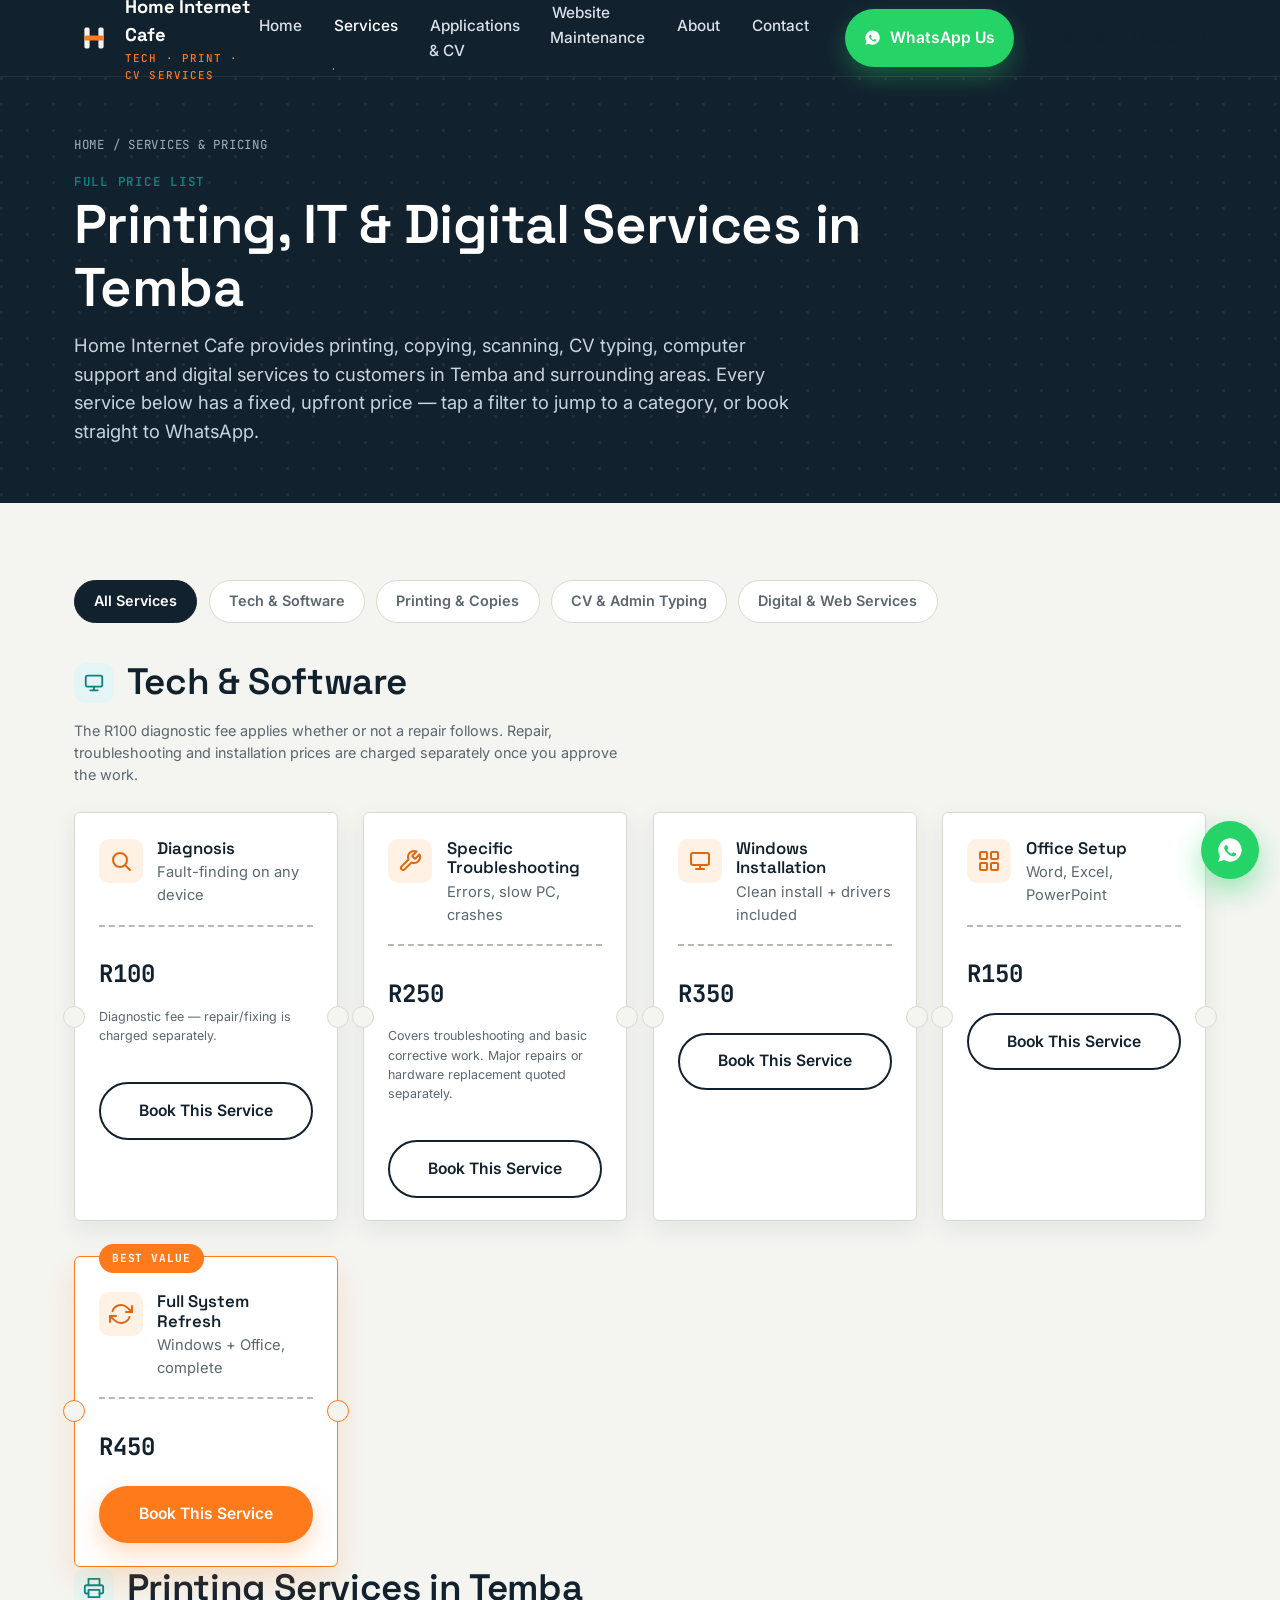
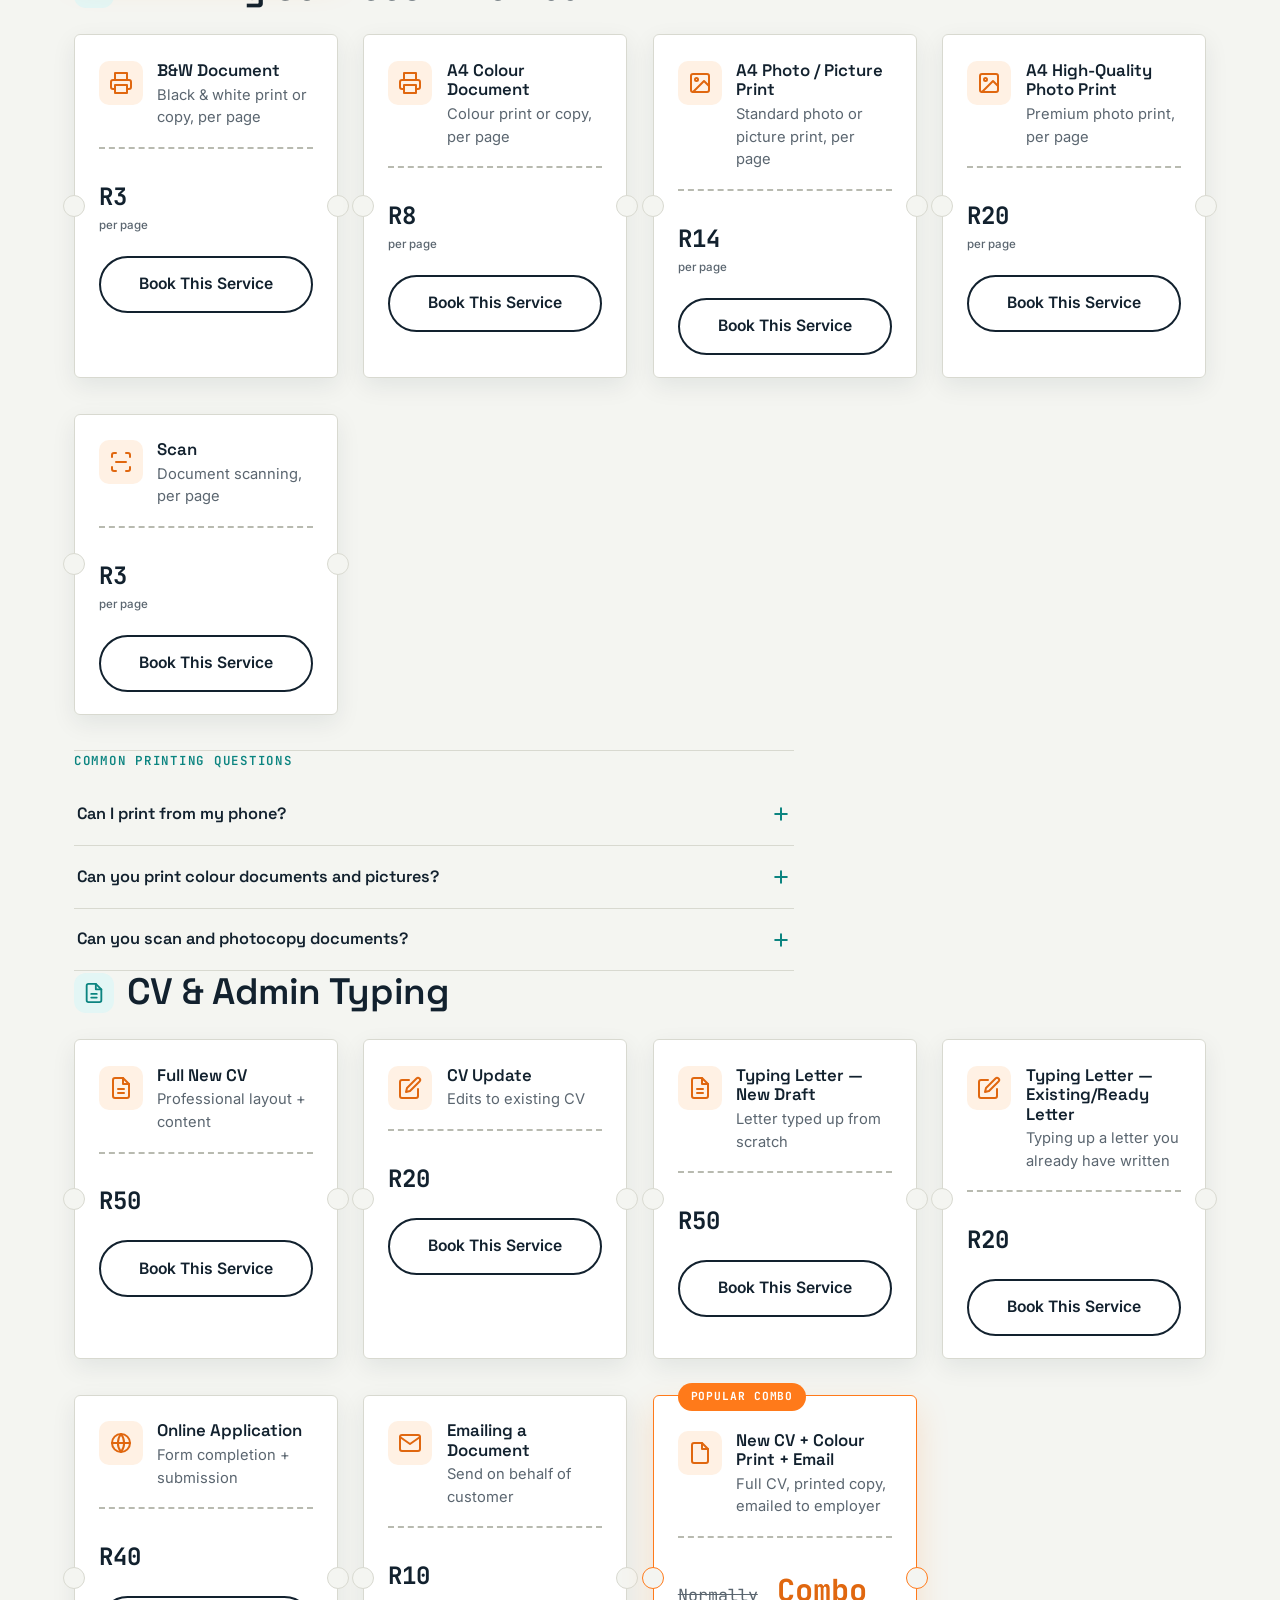
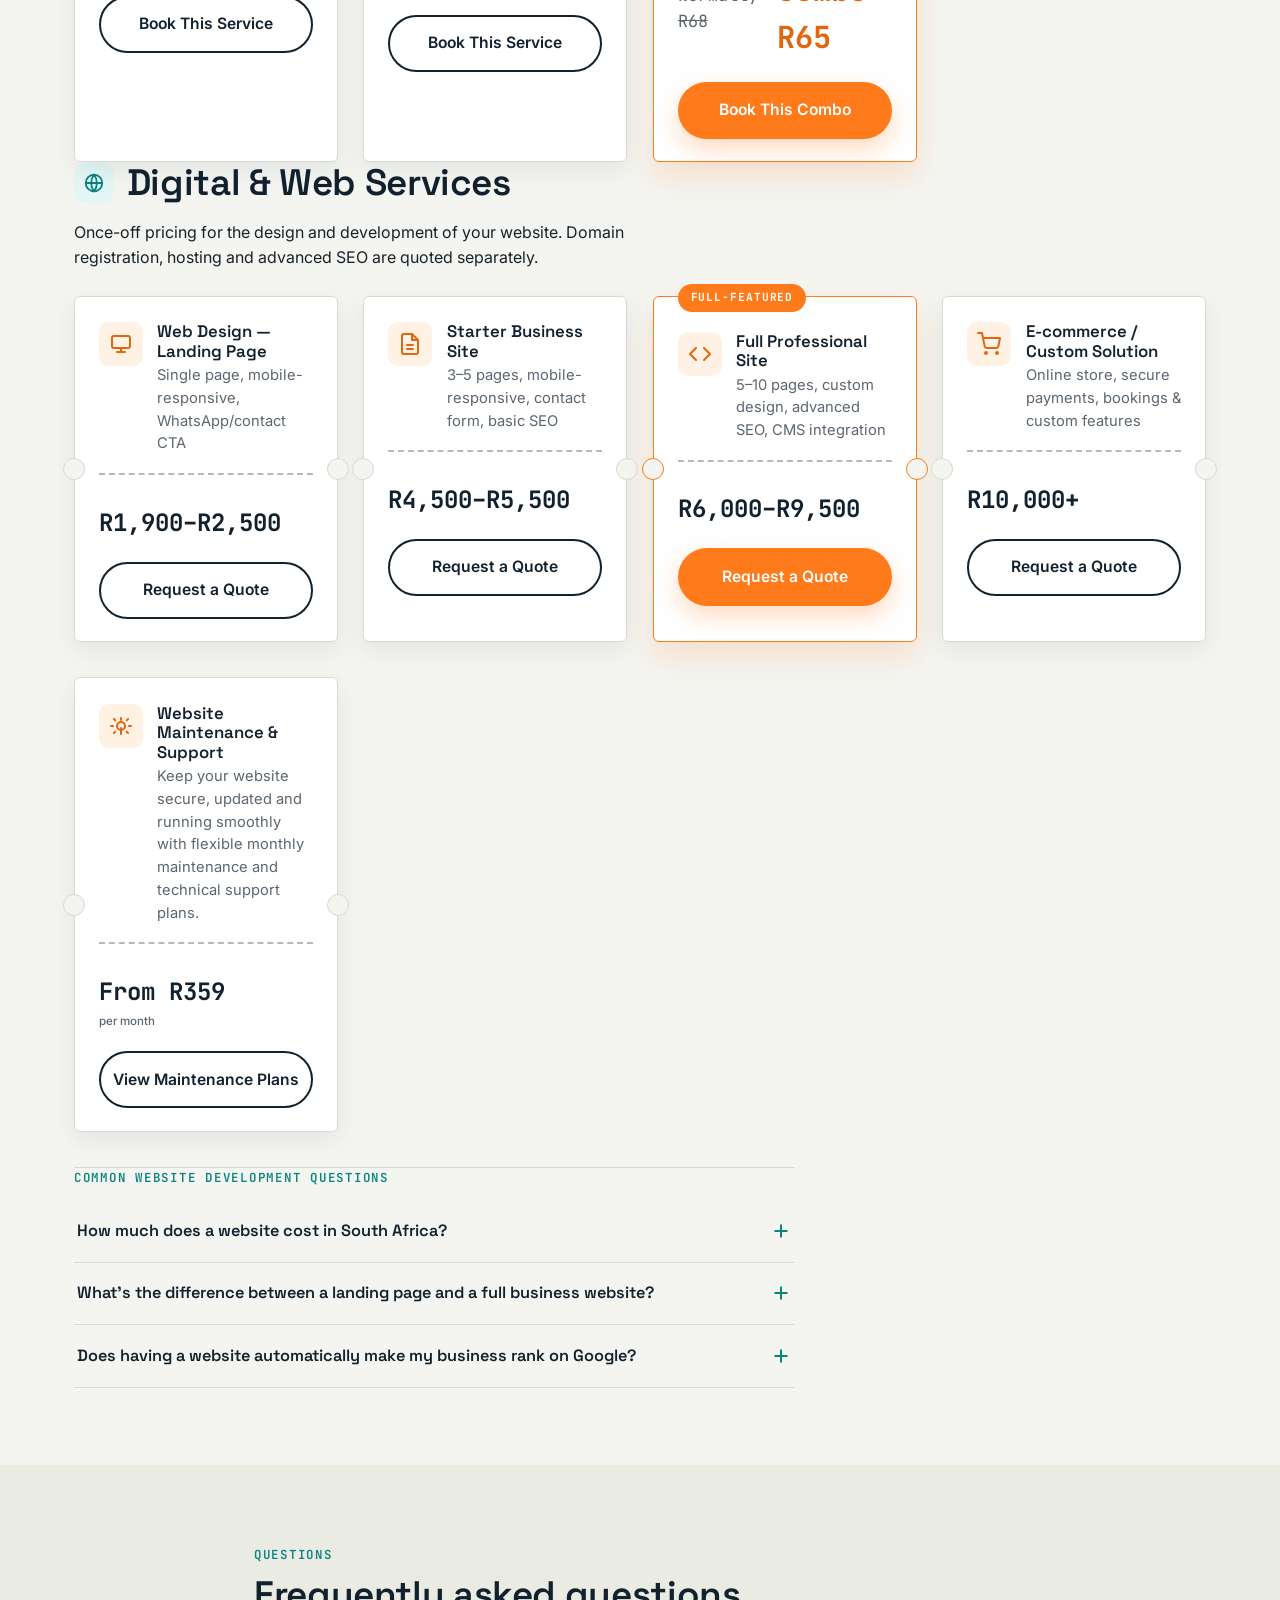
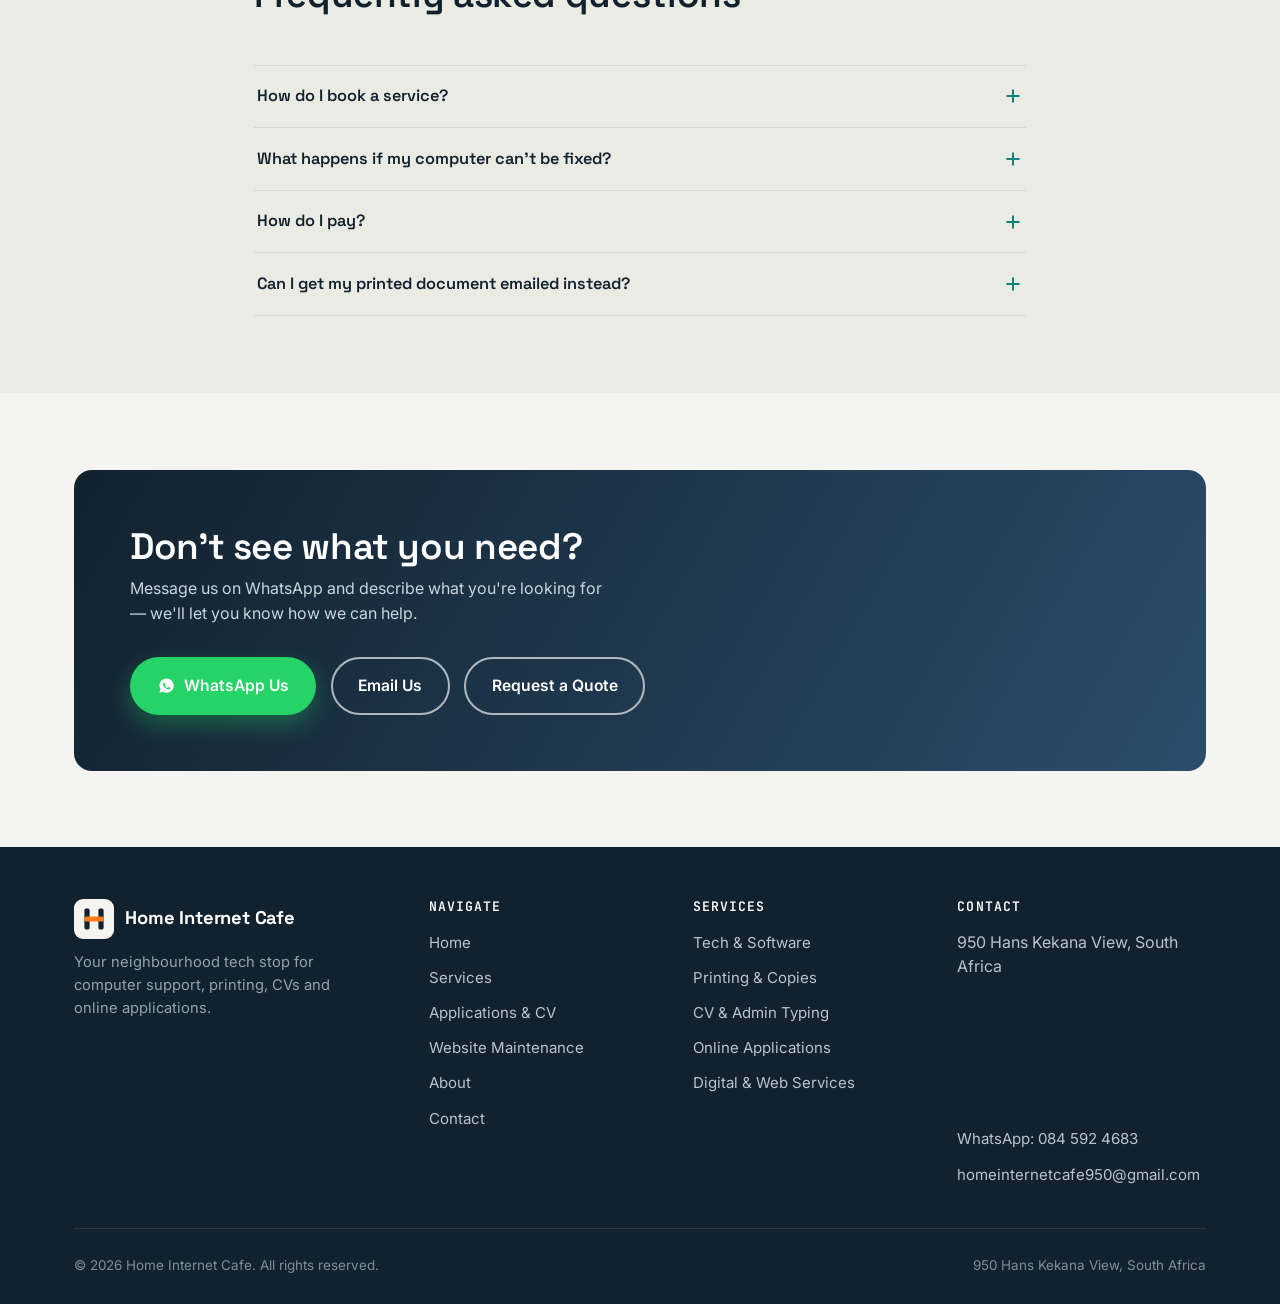
<file: services.html>
<!DOCTYPE html>
<html lang="en-ZA">
<head>
<meta charset="UTF-8">
<meta name="viewport" content="width=device-width, initial-scale=1">
<title>Printing, IT &amp; Digital Services in Temba | Home Internet Cafe</title>
<meta name="description" content="Home Internet Cafe provides printing, copying, scanning, CV typing, computer support and digital services to customers in Temba and surrounding areas. Full price list, book on WhatsApp.">
<meta name="robots" content="index, follow">
<link rel="canonical" href="https://homeinternetcafe.co.za/services">
<link rel="icon" href="favicon.ico" sizes="any">
<link rel="apple-touch-icon" href="assets/icons/apple-touch-icon.png">
<link rel="manifest" href="manifest.json">
<meta name="theme-color" content="#12212e">

<meta property="og:title" content="Printing, IT &amp; Digital Services in Temba | Home Internet Cafe">
<meta property="og:description" content="Printing, copying, scanning, CV typing, computer support and digital services for Temba and surrounding areas.">
<meta property="og:url" content="https://homeinternetcafe.co.za/services">
<meta property="og:type" content="website">
<meta property="og:locale" content="en_ZA">
<meta name="twitter:card" content="summary">
<meta name="twitter:title" content="Printing, IT &amp; Digital Services in Temba | Home Internet Cafe">
<meta name="twitter:description" content="Printing, copying, scanning, CV typing, computer support and digital services — full price list.">

<link rel="preconnect" href="https://fonts.googleapis.com">
<link rel="preconnect" href="https://fonts.gstatic.com" crossorigin>
<link href="https://fonts.googleapis.com/css2?family=Space+Grotesk:wght@500;600;700&amp;family=Inter:wght@400;500;600&amp;family=JetBrains+Mono:wght@500;700&amp;display=swap" rel="stylesheet">

<link rel="stylesheet" href="style.css">
<link rel="stylesheet" href="responsive.css">
<link rel="stylesheet" href="animations.css">
</head>
<body>
<a class="skip-link" href="#main">Skip to main content</a>

<header class="site-header">
  <div class="container">
    <a href="index.html" class="brand" aria-label="Home Internet Cafe — home">
      <svg class="brand-mark" viewBox="0 0 40 40" fill="none" xmlns="http://www.w3.org/2000/svg" aria-hidden="true">
        <rect width="40" height="40" rx="9" fill="#12212E"/>
        <rect x="10.4" y="9.6" width="5.2" height="20.8" rx="1.6" fill="#F4F5F1"/>
        <rect x="24.4" y="9.6" width="5.2" height="20.8" rx="1.6" fill="#F4F5F1"/>
        <rect x="10.4" y="17.4" width="19.2" height="5.2" rx="1.6" fill="#FF7A1A"/>
      </svg>
      <span>Home Internet Cafe<small>Tech &middot; Print &middot; CV Services</small></span>
    </a>

    <nav class="nav-primary" id="nav-primary" aria-label="Primary">
            <ul class="nav-links" role="list">
        <li><a href="index.html">Home</a></li>
        <li><a href="services.html" aria-current="page">Services</a></li>
        <li><a href="applications.html">Applications &amp; CV</a></li>
        <li><a href="maintenance.html">Website Maintenance</a></li>
        <li><a href="about.html">About</a></li>
        <li><a href="contact.html">Contact</a></li>
      </ul>
      <div class="header-ctas">
        <a class="btn btn-whatsapp" data-wa-message="Hello Home Internet Cafe. I would like to request a quote for your services.">
          <svg viewBox="0 0 24 24" fill="currentColor" aria-hidden="true"><path d="M12 2C6.48 2 2 6.48 2 12c0 1.85.5 3.58 1.36 5.07L2 22l5.09-1.33A9.94 9.94 0 0 0 12 22c5.52 0 10-4.48 10-10S17.52 2 12 2zm5.2 14.13c-.22.6-1.28 1.18-1.76 1.22-.45.05-.9.24-3.02-.63-2.55-1.05-4.2-3.64-4.33-3.81-.13-.17-1.03-1.37-1.03-2.62 0-1.24.65-1.85.88-2.1.22-.24.5-.3.66-.3.17 0 .33 0 .48.01.15.01.36-.06.56.43.22.53.75 1.83.81 1.96.06.13.1.28.02.45-.08.17-.13.28-.25.43-.13.15-.27.34-.38.46-.13.13-.26.27-.11.53.15.26.65 1.07 1.4 1.74.96.86 1.77 1.13 2.03 1.26.26.13.41.11.56-.06.15-.18.63-.73.8-.98.17-.26.33-.21.56-.13.22.08 1.43.68 1.68.8.24.13.4.19.46.3.06.11.06.62-.16 1.22z"/></svg>
          WhatsApp Us
        </a>
        <a class="btn btn-outline" href="contact.html">Request a Quote</a>
      </div>
    </nav>

    <button class="nav-toggle" type="button" aria-label="Open menu" aria-expanded="false" aria-controls="nav-primary">
      <svg viewBox="0 0 24 24" fill="none" stroke="currentColor" stroke-width="2" stroke-linecap="round" aria-hidden="true"><line x1="3" y1="6" x2="21" y2="6"/><line x1="3" y1="12" x2="21" y2="12"/><line x1="3" y1="18" x2="21" y2="18"/></svg>
    </button>
  </div>
</header>

<main id="main">

  <section class="page-hero">
    <div class="container">
      <p class="breadcrumb"><a href="index.html">Home</a> / Services &amp; Pricing</p>
      <span class="eyebrow">Full Price List</span>
      <h1>Printing, IT &amp; Digital Services in Temba</h1>
      <p class="lede">Home Internet Cafe provides printing, copying, scanning, CV typing, computer support and digital services to customers in Temba and surrounding areas. Every service below has a fixed, upfront price — tap a filter to jump to a category, or book straight to WhatsApp.</p>
    </div>
  </section>

  <section class="section">
    <div class="container">

      <div class="filter-tabs" role="tablist" aria-label="Filter services by category">
        <button class="filter-tab is-active" type="button" data-filter="all" role="tab" aria-selected="true">All Services</button>
        <button class="filter-tab" type="button" data-filter="tech" role="tab" aria-selected="false">Tech &amp; Software</button>
        <button class="filter-tab" type="button" data-filter="print" role="tab" aria-selected="false">Printing &amp; Copies</button>
        <button class="filter-tab" type="button" data-filter="admin" role="tab" aria-selected="false">CV &amp; Admin Typing</button>
        <button class="filter-tab" type="button" data-filter="web" role="tab" aria-selected="false">Digital &amp; Web Services</button>
      </div>

      <!-- TECH & SOFTWARE -->
      <div data-service-group="tech" id="tech-software">
        <div class="service-category-heading">
          <div class="category-icon">
            <svg viewBox="0 0 24 24" fill="none" stroke="currentColor" stroke-width="2" stroke-linecap="round" stroke-linejoin="round" aria-hidden="true"><rect x="3" y="4" width="18" height="12" rx="2"/><line x1="8" y1="20" x2="16" y2="20"/><line x1="12" y1="16" x2="12" y2="20"/></svg>
          </div>
          <h2>Tech &amp; Software</h2>
        </div>

        <p style="max-width:62ch; margin: -0.6rem 0 1.6rem; font-size:0.9rem; color:var(--muted);">The R100 diagnostic fee applies whether or not a repair follows. Repair, troubleshooting and installation prices are charged separately once you approve the work.</p>

        <div class="ticket-grid">
          <div class="ticket reveal">
            <div class="ticket-top">
              <div class="ticket-icon">
                <svg viewBox="0 0 24 24" fill="none" stroke="currentColor" stroke-width="2" stroke-linecap="round" stroke-linejoin="round" aria-hidden="true"><circle cx="11" cy="11" r="7"/><line x1="21" y1="21" x2="16.65" y2="16.65"/></svg>
              </div>
              <div>
                <h3>Diagnosis</h3>
                <p class="ticket-desc">Fault-finding on any device</p>
              </div>
            </div>
            <div class="ticket-divider"></div>
            <div class="ticket-price-row"><span class="ticket-price">R100</span></div>
            <p style="font-size:0.78rem; color:var(--muted); margin: 0 0 1rem;">Diagnostic fee — repair/fixing is charged separately.</p>
            <a class="btn btn-outline btn-block" data-service-name="Diagnosis">Book This Service</a>
          </div>

          <div class="ticket reveal">
            <div class="ticket-top">
              <div class="ticket-icon">
                <svg viewBox="0 0 24 24" fill="none" stroke="currentColor" stroke-width="2" stroke-linecap="round" stroke-linejoin="round" aria-hidden="true"><path d="M14.7 6.3a1 1 0 0 0 0 1.4l1.6 1.6a1 1 0 0 0 1.4 0l3.77-3.77a6 6 0 0 1-7.94 7.94l-6.91 6.91a2.12 2.12 0 0 1-3-3l6.91-6.91a6 6 0 0 1 7.94-7.94l-3.76 3.76z"/></svg>
              </div>
              <div>
                <h3>Specific Troubleshooting</h3>
                <p class="ticket-desc">Errors, slow PC, crashes</p>
              </div>
            </div>
            <div class="ticket-divider"></div>
            <div class="ticket-price-row"><span class="ticket-price">R250</span></div>
            <p style="font-size:0.78rem; color:var(--muted); margin: 0 0 1rem;">Covers troubleshooting and basic corrective work. Major repairs or hardware replacement quoted separately.</p>
            <a class="btn btn-outline btn-block" data-service-name="Specific Troubleshooting">Book This Service</a>
          </div>

          <div class="ticket reveal">
            <div class="ticket-top">
              <div class="ticket-icon">
                <svg viewBox="0 0 24 24" fill="none" stroke="currentColor" stroke-width="2" stroke-linecap="round" stroke-linejoin="round" aria-hidden="true"><rect x="3" y="4" width="18" height="12" rx="2"/><line x1="8" y1="20" x2="16" y2="20"/><line x1="12" y1="16" x2="12" y2="20"/></svg>
              </div>
              <div>
                <h3>Windows Installation</h3>
                <p class="ticket-desc">Clean install + drivers included</p>
              </div>
            </div>
            <div class="ticket-divider"></div>
            <div class="ticket-price-row"><span class="ticket-price">R350</span></div>
            <a class="btn btn-outline btn-block" data-service-name="Windows Installation">Book This Service</a>
          </div>

          <div class="ticket reveal">
            <div class="ticket-top">
              <div class="ticket-icon">
                <svg viewBox="0 0 24 24" fill="none" stroke="currentColor" stroke-width="2" stroke-linecap="round" stroke-linejoin="round" aria-hidden="true"><rect x="3" y="3" width="7" height="7" rx="1"/><rect x="14" y="3" width="7" height="7" rx="1"/><rect x="3" y="14" width="7" height="7" rx="1"/><rect x="14" y="14" width="7" height="7" rx="1"/></svg>
              </div>
              <div>
                <h3>Office Setup</h3>
                <p class="ticket-desc">Word, Excel, PowerPoint</p>
              </div>
            </div>
            <div class="ticket-divider"></div>
            <div class="ticket-price-row"><span class="ticket-price">R150</span></div>
            <a class="btn btn-outline btn-block" data-service-name="Office Setup">Book This Service</a>
          </div>

          <div class="ticket ticket-highlight reveal">
            <span class="ticket-tag">Best Value</span>
            <div class="ticket-top" style="margin-top:0.6rem;">
              <div class="ticket-icon">
                <svg viewBox="0 0 24 24" fill="none" stroke="currentColor" stroke-width="2" stroke-linecap="round" stroke-linejoin="round" aria-hidden="true"><polyline points="23 4 23 10 17 10"/><polyline points="1 20 1 14 7 14"/><path d="M3.51 9a9 9 0 0 1 14.85-3.36L23 10M1 14l4.64 4.36A9 9 0 0 0 20.49 15"/></svg>
              </div>
              <div>
                <h3>Full System Refresh</h3>
                <p class="ticket-desc">Windows + Office, complete</p>
              </div>
            </div>
            <div class="ticket-divider"></div>
            <div class="ticket-price-row"><span class="ticket-price">R450</span></div>
            <a class="btn btn-accent btn-block" data-service-name="Full System Refresh">Book This Service</a>
          </div>
        </div>
      </div>

      <!-- PRINTING & COPIES -->
      <div data-service-group="print" id="printing-copies">
        <div class="service-category-heading">
          <div class="category-icon">
            <svg viewBox="0 0 24 24" fill="none" stroke="currentColor" stroke-width="2" stroke-linecap="round" stroke-linejoin="round" aria-hidden="true"><polyline points="6 9 6 2 18 2 18 9"/><path d="M6 18H4a2 2 0 0 1-2-2v-5a2 2 0 0 1 2-2h16a2 2 0 0 1 2 2v5a2 2 0 0 1-2 2h-2"/><rect x="6" y="14" width="12" height="8"/></svg>
          </div>
          <h2>Printing Services in Temba</h2>
        </div>

        <div class="ticket-grid">
          <div class="ticket reveal">
            <div class="ticket-top">
              <div class="ticket-icon">
                <svg viewBox="0 0 24 24" fill="none" stroke="currentColor" stroke-width="2" stroke-linecap="round" stroke-linejoin="round" aria-hidden="true"><polyline points="6 9 6 2 18 2 18 9"/><path d="M6 18H4a2 2 0 0 1-2-2v-5a2 2 0 0 1 2-2h16a2 2 0 0 1 2 2v5a2 2 0 0 1-2 2h-2"/><rect x="6" y="14" width="12" height="8"/></svg>
              </div>
              <div>
                <h3>B&amp;W Document</h3>
                <p class="ticket-desc">Black &amp; white print or copy, per page</p>
              </div>
            </div>
            <div class="ticket-divider"></div>
            <div class="ticket-price-row"><span class="ticket-price">R3<span class="price-note">per page</span></span></div>
            <a class="btn btn-outline btn-block" data-service-name="B&amp;W Document">Book This Service</a>
          </div>

          <div class="ticket reveal">
            <div class="ticket-top">
              <div class="ticket-icon">
                <svg viewBox="0 0 24 24" fill="none" stroke="currentColor" stroke-width="2" stroke-linecap="round" stroke-linejoin="round" aria-hidden="true"><polyline points="6 9 6 2 18 2 18 9"/><path d="M6 18H4a2 2 0 0 1-2-2v-5a2 2 0 0 1 2-2h16a2 2 0 0 1 2 2v5a2 2 0 0 1-2 2h-2"/><rect x="6" y="14" width="12" height="8"/></svg>
              </div>
              <div>
                <h3>A4 Colour Document</h3>
                <p class="ticket-desc">Colour print or copy, per page</p>
              </div>
            </div>
            <div class="ticket-divider"></div>
            <div class="ticket-price-row"><span class="ticket-price">R8<span class="price-note">per page</span></span></div>
            <a class="btn btn-outline btn-block" data-service-name="A4 Colour Document">Book This Service</a>
          </div>

          <div class="ticket reveal">
            <div class="ticket-top">
              <div class="ticket-icon">
                <svg viewBox="0 0 24 24" fill="none" stroke="currentColor" stroke-width="2" stroke-linecap="round" stroke-linejoin="round" aria-hidden="true"><rect x="3" y="3" width="18" height="18" rx="2"/><circle cx="8.5" cy="8.5" r="1.5"/><polyline points="21 15 16 10 5 21"/></svg>
              </div>
              <div>
                <h3>A4 Photo / Picture Print</h3>
                <p class="ticket-desc">Standard photo or picture print, per page</p>
              </div>
            </div>
            <div class="ticket-divider"></div>
            <div class="ticket-price-row"><span class="ticket-price">R14<span class="price-note">per page</span></span></div>
            <a class="btn btn-outline btn-block" data-service-name="A4 Photo/Picture Print">Book This Service</a>
          </div>

          <div class="ticket reveal">
            <div class="ticket-top">
              <div class="ticket-icon">
                <svg viewBox="0 0 24 24" fill="none" stroke="currentColor" stroke-width="2" stroke-linecap="round" stroke-linejoin="round" aria-hidden="true"><rect x="3" y="3" width="18" height="18" rx="2"/><circle cx="8.5" cy="8.5" r="1.5"/><polyline points="21 15 16 10 5 21"/></svg>
              </div>
              <div>
                <h3>A4 High-Quality Photo Print</h3>
                <p class="ticket-desc">Premium photo print, per page</p>
              </div>
            </div>
            <div class="ticket-divider"></div>
            <div class="ticket-price-row"><span class="ticket-price">R20<span class="price-note">per page</span></span></div>
            <a class="btn btn-outline btn-block" data-service-name="A4 High-Quality Photo Print">Book This Service</a>
          </div>

          <div class="ticket reveal">
            <div class="ticket-top">
              <div class="ticket-icon">
                <svg viewBox="0 0 24 24" fill="none" stroke="currentColor" stroke-width="2" stroke-linecap="round" stroke-linejoin="round" aria-hidden="true"><path d="M3 7V5a2 2 0 0 1 2-2h2"/><path d="M17 3h2a2 2 0 0 1 2 2v2"/><path d="M21 17v2a2 2 0 0 1-2 2h-2"/><path d="M7 21H5a2 2 0 0 1-2-2v-2"/><line x1="7" y1="12" x2="17" y2="12"/></svg>
              </div>
              <div>
                <h3>Scan</h3>
                <p class="ticket-desc">Document scanning, per page</p>
              </div>
            </div>
            <div class="ticket-divider"></div>
            <div class="ticket-price-row"><span class="ticket-price">R3<span class="price-note">per page</span></span></div>
            <a class="btn btn-outline btn-block" data-service-name="Scan">Book This Service</a>
          </div>
        </div>

        <div class="faq-list" style="margin-top:2.2rem; max-width:720px;">
          <span class="eyebrow" style="display:block; margin-bottom:0.8rem;">Common Printing Questions</span>
          <div class="faq-item">
            <h3 style="margin:0;"><button class="faq-question" aria-expanded="false" aria-controls="faq-answer-print-1" id="faq-q-print-1">
              Can I print from my phone?
              <svg viewBox="0 0 24 24" fill="none" stroke="currentColor" stroke-width="2.4" stroke-linecap="round" aria-hidden="true"><line x1="12" y1="5" x2="12" y2="19"/><line x1="5" y1="12" x2="19" y2="12"/></svg>
            </button></h3>
            <div class="faq-answer" id="faq-answer-print-1" role="region" aria-labelledby="faq-q-print-1">
              <p>Yes — send the document or photo to us on WhatsApp and we'll print it for collection, priced the same as any other document.</p>
            </div>
          </div>
          <div class="faq-item">
            <h3 style="margin:0;"><button class="faq-question" aria-expanded="false" aria-controls="faq-answer-print-2" id="faq-q-print-2">
              Can you print colour documents and pictures?
              <svg viewBox="0 0 24 24" fill="none" stroke="currentColor" stroke-width="2.4" stroke-linecap="round" aria-hidden="true"><line x1="12" y1="5" x2="12" y2="19"/><line x1="5" y1="12" x2="19" y2="12"/></svg>
            </button></h3>
            <div class="faq-answer" id="faq-answer-print-2" role="region" aria-labelledby="faq-q-print-2">
              <p>Yes. Colour documents, standard photo prints and high-quality photo prints are all available — see the prices above.</p>
            </div>
          </div>
          <div class="faq-item">
            <h3 style="margin:0;"><button class="faq-question" aria-expanded="false" aria-controls="faq-answer-print-3" id="faq-q-print-3">
              Can you scan and photocopy documents?
              <svg viewBox="0 0 24 24" fill="none" stroke="currentColor" stroke-width="2.4" stroke-linecap="round" aria-hidden="true"><line x1="12" y1="5" x2="12" y2="19"/><line x1="5" y1="12" x2="19" y2="12"/></svg>
            </button></h3>
            <div class="faq-answer" id="faq-answer-print-3" role="region" aria-labelledby="faq-q-print-3">
              <p>Yes — bring the original document in and we'll scan or copy it while you wait.</p>
            </div>
          </div>
        </div>
      </div>

      <!-- ADMIN & TYPING -->
      <div data-service-group="admin" id="admin-typing">
        <div class="service-category-heading">
          <div class="category-icon">
            <svg viewBox="0 0 24 24" fill="none" stroke="currentColor" stroke-width="2" stroke-linecap="round" stroke-linejoin="round" aria-hidden="true"><path d="M14 2H6a2 2 0 0 0-2 2v16a2 2 0 0 0 2 2h12a2 2 0 0 0 2-2V8z"/><polyline points="14 2 14 8 20 8"/><line x1="9" y1="13" x2="15" y2="13"/><line x1="9" y1="17" x2="15" y2="17"/></svg>
          </div>
          <h2>CV &amp; Admin Typing</h2>
        </div>

        <div class="ticket-grid">
          <div class="ticket reveal">
            <div class="ticket-top">
              <div class="ticket-icon">
                <svg viewBox="0 0 24 24" fill="none" stroke="currentColor" stroke-width="2" stroke-linecap="round" stroke-linejoin="round" aria-hidden="true"><path d="M14 2H6a2 2 0 0 0-2 2v16a2 2 0 0 0 2 2h12a2 2 0 0 0 2-2V8z"/><polyline points="14 2 14 8 20 8"/><line x1="9" y1="13" x2="15" y2="13"/><line x1="9" y1="17" x2="15" y2="17"/></svg>
              </div>
              <div>
                <h3>Full New CV</h3>
                <p class="ticket-desc">Professional layout + content</p>
              </div>
            </div>
            <div class="ticket-divider"></div>
            <div class="ticket-price-row"><span class="ticket-price">R50</span></div>
            <a class="btn btn-outline btn-block" data-service-name="Full New CV">Book This Service</a>
          </div>

          <div class="ticket reveal">
            <div class="ticket-top">
              <div class="ticket-icon">
                <svg viewBox="0 0 24 24" fill="none" stroke="currentColor" stroke-width="2" stroke-linecap="round" stroke-linejoin="round" aria-hidden="true"><path d="M11 4H4a2 2 0 0 0-2 2v14a2 2 0 0 0 2 2h14a2 2 0 0 0 2-2v-7"/><path d="M18.5 2.5a2.12 2.12 0 0 1 3 3L12 15l-4 1 1-4z"/></svg>
              </div>
              <div>
                <h3>CV Update</h3>
                <p class="ticket-desc">Edits to existing CV</p>
              </div>
            </div>
            <div class="ticket-divider"></div>
            <div class="ticket-price-row"><span class="ticket-price">R20</span></div>
            <a class="btn btn-outline btn-block" data-service-name="CV Update">Book This Service</a>
          </div>

          <div class="ticket reveal">
            <div class="ticket-top">
              <div class="ticket-icon">
                <svg viewBox="0 0 24 24" fill="none" stroke="currentColor" stroke-width="2" stroke-linecap="round" stroke-linejoin="round" aria-hidden="true"><path d="M14 2H6a2 2 0 0 0-2 2v16a2 2 0 0 0 2 2h12a2 2 0 0 0 2-2V8z"/><polyline points="14 2 14 8 20 8"/><line x1="9" y1="13" x2="15" y2="13"/><line x1="9" y1="17" x2="15" y2="17"/></svg>
              </div>
              <div>
                <h3>Typing Letter — New Draft</h3>
                <p class="ticket-desc">Letter typed up from scratch</p>
              </div>
            </div>
            <div class="ticket-divider"></div>
            <div class="ticket-price-row"><span class="ticket-price">R50</span></div>
            <a class="btn btn-outline btn-block" data-service-name="Typing Letter - New Draft">Book This Service</a>
          </div>

          <div class="ticket reveal">
            <div class="ticket-top">
              <div class="ticket-icon">
                <svg viewBox="0 0 24 24" fill="none" stroke="currentColor" stroke-width="2" stroke-linecap="round" stroke-linejoin="round" aria-hidden="true"><path d="M11 4H4a2 2 0 0 0-2 2v14a2 2 0 0 0 2 2h14a2 2 0 0 0 2-2v-7"/><path d="M18.5 2.5a2.12 2.12 0 0 1 3 3L12 15l-4 1 1-4z"/></svg>
              </div>
              <div>
                <h3>Typing Letter — Existing/Ready Letter</h3>
                <p class="ticket-desc">Typing up a letter you already have written</p>
              </div>
            </div>
            <div class="ticket-divider"></div>
            <div class="ticket-price-row"><span class="ticket-price">R20</span></div>
            <a class="btn btn-outline btn-block" data-service-name="Typing Letter - Existing/Ready Letter">Book This Service</a>
          </div>

          <div class="ticket reveal">
            <div class="ticket-top">
              <div class="ticket-icon">
                <svg viewBox="0 0 24 24" fill="none" stroke="currentColor" stroke-width="2" stroke-linecap="round" stroke-linejoin="round" aria-hidden="true"><circle cx="12" cy="12" r="9"/><line x1="3" y1="12" x2="21" y2="12"/><path d="M12 3a14.5 14.5 0 0 1 0 18 14.5 14.5 0 0 1 0-18z"/></svg>
              </div>
              <div>
                <h3>Online Application</h3>
                <p class="ticket-desc">Form completion + submission</p>
              </div>
            </div>
            <div class="ticket-divider"></div>
            <div class="ticket-price-row"><span class="ticket-price">R40</span></div>
            <a class="btn btn-outline btn-block" data-service-name="Online Application">Book This Service</a>
          </div>

          <div class="ticket reveal">
            <div class="ticket-top">
              <div class="ticket-icon">
                <svg viewBox="0 0 24 24" fill="none" stroke="currentColor" stroke-width="2" stroke-linecap="round" stroke-linejoin="round" aria-hidden="true"><rect x="2" y="4" width="20" height="16" rx="2"/><polyline points="2 6 12 13 22 6"/></svg>
              </div>
              <div>
                <h3>Emailing a Document</h3>
                <p class="ticket-desc">Send on behalf of customer</p>
              </div>
            </div>
            <div class="ticket-divider"></div>
            <div class="ticket-price-row"><span class="ticket-price">R10</span></div>
            <a class="btn btn-outline btn-block" data-service-name="Emailing a Document">Book This Service</a>
          </div>

          <div class="ticket ticket-highlight reveal">
            <span class="ticket-tag">Popular Combo</span>
            <div class="ticket-top" style="margin-top:0.6rem;">
              <div class="ticket-icon">
                <svg viewBox="0 0 24 24" fill="none" stroke="currentColor" stroke-width="2" stroke-linecap="round" stroke-linejoin="round" aria-hidden="true"><path d="M14 2H6a2 2 0 0 0-2 2v16a2 2 0 0 0 2 2h12a2 2 0 0 0 2-2V8z"/><polyline points="14 2 14 8 20 8"/></svg>
              </div>
              <div>
                <h3>New CV + Colour Print + Email</h3>
                <p class="ticket-desc">Full CV, printed copy, emailed to employer</p>
              </div>
            </div>
            <div class="ticket-divider"></div>
            <div class="combo-prices">
              <span class="combo-was">Normally R68</span>
              <span class="combo-now">Combo R65</span>
            </div>
            <a class="btn btn-accent btn-block" data-service-name="Popular Combo (New CV + Colour Print + Email)">Book This Combo</a>
          </div>
        </div>
      </div>

      <!-- DIGITAL & WEB SERVICES -->
      <div data-service-group="web" id="web-design">
        <div class="service-category-heading">
          <div class="category-icon">
            <svg viewBox="0 0 24 24" fill="none" stroke="currentColor" stroke-width="2" stroke-linecap="round" stroke-linejoin="round" aria-hidden="true"><circle cx="12" cy="12" r="9"/><line x1="3" y1="12" x2="21" y2="12"/><path d="M12 3a14.5 14.5 0 0 1 0 18 14.5 14.5 0 0 1 0-18z"/></svg>
          </div>
          <h2>Digital &amp; Web Services</h2>
        </div>
        <p style="max-width:62ch; margin: -0.6rem 0 1.6rem;">Once-off pricing for the design and development of your website. Domain registration, hosting and advanced SEO are quoted separately.</p>

        <div class="ticket-grid">
          <div class="ticket reveal">
            <div class="ticket-top">
              <div class="ticket-icon">
                <svg viewBox="0 0 24 24" fill="none" stroke="currentColor" stroke-width="2" stroke-linecap="round" stroke-linejoin="round" aria-hidden="true"><rect x="3" y="4" width="18" height="12" rx="2"/><line x1="8" y1="20" x2="16" y2="20"/><line x1="12" y1="16" x2="12" y2="20"/></svg>
              </div>
              <div>
                <h3>Web Design — Landing Page</h3>
                <p class="ticket-desc">Single page, mobile-responsive, WhatsApp/contact CTA</p>
              </div>
            </div>
            <div class="ticket-divider"></div>
            <div class="ticket-price-row"><span class="ticket-price">R1,900–R2,500</span></div>
            <a class="btn btn-outline btn-block" data-service-name="Web Design (Landing Page)">Request a Quote</a>
          </div>

          <div class="ticket reveal">
            <div class="ticket-top">
              <div class="ticket-icon">
                <svg viewBox="0 0 24 24" fill="none" stroke="currentColor" stroke-width="2" stroke-linecap="round" stroke-linejoin="round" aria-hidden="true"><path d="M14 2H6a2 2 0 0 0-2 2v16a2 2 0 0 0 2 2h12a2 2 0 0 0 2-2V8z"/><polyline points="14 2 14 8 20 8"/><line x1="9" y1="13" x2="15" y2="13"/><line x1="9" y1="17" x2="15" y2="17"/></svg>
              </div>
              <div>
                <h3>Starter Business Site</h3>
                <p class="ticket-desc">3–5 pages, mobile-responsive, contact form, basic SEO</p>
              </div>
            </div>
            <div class="ticket-divider"></div>
            <div class="ticket-price-row"><span class="ticket-price">R4,500–R5,500</span></div>
            <a class="btn btn-outline btn-block" data-service-name="Starter Business Site (3-5 Pages)">Request a Quote</a>
          </div>

          <div class="ticket ticket-highlight reveal">
            <span class="ticket-tag">Full-Featured</span>
            <div class="ticket-top" style="margin-top:0.6rem;">
              <div class="ticket-icon">
                <svg viewBox="0 0 24 24" fill="none" stroke="currentColor" stroke-width="2" stroke-linecap="round" stroke-linejoin="round" aria-hidden="true"><polyline points="16 18 22 12 16 6"/><polyline points="8 6 2 12 8 18"/></svg>
              </div>
              <div>
                <h3>Full Professional Site</h3>
                <p class="ticket-desc">5–10 pages, custom design, advanced SEO, CMS integration</p>
              </div>
            </div>
            <div class="ticket-divider"></div>
            <div class="ticket-price-row"><span class="ticket-price">R6,000–R9,500</span></div>
            <a class="btn btn-accent btn-block" data-service-name="Full Professional Site (5-10 Pages)">Request a Quote</a>
          </div>

          <div class="ticket reveal">
            <div class="ticket-top">
              <div class="ticket-icon">
                <svg viewBox="0 0 24 24" fill="none" stroke="currentColor" stroke-width="2" stroke-linecap="round" stroke-linejoin="round" aria-hidden="true"><circle cx="9" cy="21" r="1"/><circle cx="20" cy="21" r="1"/><path d="M1 1h4l2.68 13.39a2 2 0 0 0 2 1.61h9.72a2 2 0 0 0 2-1.61L23 6H6"/></svg>
              </div>
              <div>
                <h3>E-commerce / Custom Solution</h3>
                <p class="ticket-desc">Online store, secure payments, bookings &amp; custom features</p>
              </div>
            </div>
            <div class="ticket-divider"></div>
            <div class="ticket-price-row"><span class="ticket-price">R10,000+</span></div>
            <a class="btn btn-outline btn-block" data-service-name="E-commerce/Custom Solution">Request a Quote</a>
          </div>

          <div class="ticket reveal">
            <div class="ticket-top">
              <div class="ticket-icon">
                <svg viewBox="0 0 24 24" fill="none" stroke="currentColor" stroke-width="2" stroke-linecap="round" stroke-linejoin="round" aria-hidden="true"><path d="M12 20v-6M12 4v2M4.93 4.93l1.41 1.41M17.66 17.66l1.41 1.41M2 12h2M20 12h2M6.34 17.66l-1.41 1.41M19.07 4.93l-1.41 1.41"/><circle cx="12" cy="12" r="4"/></svg>
              </div>
              <div>
                <h3>Website Maintenance &amp; Support</h3>
                <p class="ticket-desc">Keep your website secure, updated and running smoothly with flexible monthly maintenance and technical support plans.</p>
              </div>
            </div>
            <div class="ticket-divider"></div>
            <div class="ticket-price-row"><span class="ticket-price">From R359<span class="price-note">per month</span></span></div>
            <a class="btn btn-outline btn-block" href="maintenance.html">View Maintenance Plans</a>
          </div>
        </div>

        <div class="faq-list" style="margin-top:2.2rem; max-width:720px;">
          <span class="eyebrow" style="display:block; margin-bottom:0.8rem;">Common Website Development Questions</span>
          <div class="faq-item">
            <h3 style="margin:0;"><button class="faq-question" aria-expanded="false" aria-controls="faq-answer-web-1" id="faq-q-web-1">
              How much does a website cost in South Africa?
              <svg viewBox="0 0 24 24" fill="none" stroke="currentColor" stroke-width="2.4" stroke-linecap="round" aria-hidden="true"><line x1="12" y1="5" x2="12" y2="19"/><line x1="5" y1="12" x2="19" y2="12"/></svg>
            </button></h3>
            <div class="faq-answer" id="faq-answer-web-1" role="region" aria-labelledby="faq-q-web-1">
              <p>Costs vary by scope. Our own packages start at R1,900 for a single landing page and range up to R10,000+ for an online store or custom solution — see the pricing above for what's included at each tier.</p>
            </div>
          </div>
          <div class="faq-item">
            <h3 style="margin:0;"><button class="faq-question" aria-expanded="false" aria-controls="faq-answer-web-2" id="faq-q-web-2">
              What's the difference between a landing page and a full business website?
              <svg viewBox="0 0 24 24" fill="none" stroke="currentColor" stroke-width="2.4" stroke-linecap="round" aria-hidden="true"><line x1="12" y1="5" x2="12" y2="19"/><line x1="5" y1="12" x2="19" y2="12"/></svg>
            </button></h3>
            <div class="faq-answer" id="faq-answer-web-2" role="region" aria-labelledby="faq-q-web-2">
              <p>A landing page is a single page built around one goal, like a promotion or a contact form — quick to launch and lower cost. A full business website has multiple pages (Home, Services, About, Contact) giving a more complete picture of what you offer.</p>
            </div>
          </div>
          <div class="faq-item">
            <h3 style="margin:0;"><button class="faq-question" aria-expanded="false" aria-controls="faq-answer-web-3" id="faq-q-web-3">
              Does having a website automatically make my business rank on Google?
              <svg viewBox="0 0 24 24" fill="none" stroke="currentColor" stroke-width="2.4" stroke-linecap="round" aria-hidden="true"><line x1="12" y1="5" x2="12" y2="19"/><line x1="5" y1="12" x2="19" y2="12"/></svg>
            </button></h3>
            <div class="faq-answer" id="faq-answer-web-3" role="region" aria-labelledby="faq-q-web-3">
              <p>No — a website is the foundation, but ranking well also depends on ongoing factors like content, site speed and search visibility over time. Our Starter Business Site and above include a basic on-page SEO setup to give you a solid starting point.</p>
            </div>
          </div>
        </div>
      </div>

    </div>
  </section>

  <!-- FAQ -->
  <section class="section section--alt" aria-labelledby="faq-heading">
    <div class="container" style="max-width: 820px;">
      <div class="section-head reveal">
        <span class="eyebrow">Questions</span>
        <h2 id="faq-heading">Frequently asked questions</h2>
      </div>

      <div class="faq-list">
        <div class="faq-item">
          <h3 style="margin:0;"><button class="faq-question" aria-expanded="false" aria-controls="faq-answer-1" id="faq-q-1">
            How do I book a service?
            <svg viewBox="0 0 24 24" fill="none" stroke="currentColor" stroke-width="2.4" stroke-linecap="round" aria-hidden="true"><line x1="12" y1="5" x2="12" y2="19"/><line x1="5" y1="12" x2="19" y2="12"/></svg>
          </button></h3>
          <div class="faq-answer" id="faq-answer-1" role="region" aria-labelledby="faq-q-1">
            <p>Tap "Book This Service" next to the service you need, or message us directly on WhatsApp at 084 592 4683. We'll confirm availability the same day.</p>
          </div>
        </div>

        <div class="faq-item">
          <h3 style="margin:0;"><button class="faq-question" aria-expanded="false" aria-controls="faq-answer-2" id="faq-q-2">
            What happens if my computer can't be fixed?
            <svg viewBox="0 0 24 24" fill="none" stroke="currentColor" stroke-width="2.4" stroke-linecap="round" aria-hidden="true"><line x1="12" y1="5" x2="12" y2="19"/><line x1="5" y1="12" x2="19" y2="12"/></svg>
          </button></h3>
          <div class="faq-answer" id="faq-answer-2" role="region" aria-labelledby="faq-q-2">
            <p>A R100 diagnostic fee applies whether or not a repair follows. Repair, troubleshooting and installation charges are quoted separately once the work is assessed and approved.</p>
          </div>
        </div>

        <div class="faq-item">
          <h3 style="margin:0;"><button class="faq-question" aria-expanded="false" aria-controls="faq-answer-3" id="faq-q-3">
            How do I pay?
            <svg viewBox="0 0 24 24" fill="none" stroke="currentColor" stroke-width="2.4" stroke-linecap="round" aria-hidden="true"><line x1="12" y1="5" x2="12" y2="19"/><line x1="5" y1="12" x2="19" y2="12"/></svg>
          </button></h3>
          <div class="faq-answer" id="faq-answer-3" role="region" aria-labelledby="faq-q-3">
            <p>We accept cash and EFT, with payment upfront before work begins.</p>
          </div>
        </div>

        <div class="faq-item">
          <h3 style="margin:0;"><button class="faq-question" aria-expanded="false" aria-controls="faq-answer-4" id="faq-q-4">
            Can I get my printed document emailed instead?
            <svg viewBox="0 0 24 24" fill="none" stroke="currentColor" stroke-width="2.4" stroke-linecap="round" aria-hidden="true"><line x1="12" y1="5" x2="12" y2="19"/><line x1="5" y1="12" x2="19" y2="12"/></svg>
          </button></h3>
          <div class="faq-answer" id="faq-answer-4" role="region" aria-labelledby="faq-q-4">
            <p>Yes — our emailing a document service sends any file on your behalf, and it's included automatically in the Popular Combo.</p>
          </div>
        </div>
      </div>
    </div>
  </section>

  <section class="section">
    <div class="container">
      <div class="cta-band reveal">
        <div>
          <h2>Don't see what you need?</h2>
          <p>Message us on WhatsApp and describe what you're looking for — we'll let you know how we can help.</p>
        </div>
        <div class="cta-band-ctas">
          <a class="btn btn-whatsapp" data-wa-message="Hello Home Internet Cafe. I would like to ask about a service that isn't listed on your website.">
            <svg viewBox="0 0 24 24" fill="currentColor" aria-hidden="true"><path d="M12 2C6.48 2 2 6.48 2 12c0 1.85.5 3.58 1.36 5.07L2 22l5.09-1.33A9.94 9.94 0 0 0 12 22c5.52 0 10-4.48 10-10S17.52 2 12 2zm5.2 14.13c-.22.6-1.28 1.18-1.76 1.22-.45.05-.9.24-3.02-.63-2.55-1.05-4.2-3.64-4.33-3.81-.13-.17-1.03-1.37-1.03-2.62 0-1.24.65-1.85.88-2.1.22-.24.5-.3.66-.3.17 0 .33 0 .48.01.15.01.36-.06.56.43.22.53.75 1.83.81 1.96.06.13.1.28.02.45-.08.17-.13.28-.25.43-.13.15-.27.34-.38.46-.13.13-.26.27-.11.53.15.26.65 1.07 1.4 1.74.96.86 1.77 1.13 2.03 1.26.26.13.41.11.56-.06.15-.18.63-.73.8-.98.17-.26.33-.21.56-.13.22.08 1.43.68 1.68.8.24.13.4.19.46.3.06.11.06.62-.16 1.22z"/></svg>
            WhatsApp Us
          </a>
          <a class="btn btn-outline" href="mailto:homeinternetcafe950@gmail.com">Email Us</a>
          <a class="btn btn-outline" href="contact.html">Request a Quote</a>
        </div>
      </div>
    </div>
  </section>

</main>

<footer class="site-footer">
  <div class="container">
    <div class="footer-grid">
      <div class="footer-brand">
        <a href="index.html" class="brand">
          <svg class="brand-mark" viewBox="0 0 40 40" fill="none" xmlns="http://www.w3.org/2000/svg" aria-hidden="true">
            <rect width="40" height="40" rx="9" fill="#F4F5F1"/>
            <rect x="10.4" y="9.6" width="5.2" height="20.8" rx="1.6" fill="#12212E"/>
            <rect x="24.4" y="9.6" width="5.2" height="20.8" rx="1.6" fill="#12212E"/>
            <rect x="10.4" y="17.4" width="19.2" height="5.2" rx="1.6" fill="#FF7A1A"/>
          </svg>
          Home Internet Cafe
        </a>
        <p>Your neighbourhood tech stop for computer support, printing, CVs and online applications.</p>
      </div>
      <div class="footer-col">
        <h4>Navigate</h4>
        <ul role="list">
          <li><a href="index.html">Home</a></li>
          <li><a href="services.html">Services</a></li>
          <li><a href="applications.html">Applications &amp; CV</a></li>
          <li><a href="maintenance.html">Website Maintenance</a></li>
          <li><a href="about.html">About</a></li>
          <li><a href="contact.html">Contact</a></li>
        </ul>
      </div>
      <div class="footer-col">
        <h4>Services</h4>
        <ul role="list">
          <li><a href="services.html#tech-software">Tech &amp; Software</a></li>
          <li><a href="services.html#printing-copies">Printing &amp; Copies</a></li>
          <li><a href="services.html#admin-typing">CV &amp; Admin Typing</a></li>
          <li><a href="applications.html">Online Applications</a></li>
          <li><a href="services.html#web-design">Digital &amp; Web Services</a></li>
        </ul>
      </div>
      <div class="footer-col">
        <h4>Contact</h4>
        <ul role="list">
          <li>950 Hans Kekana View, South Africa</li>
          <li style="padding:0;">
            <iframe
              src="https://www.google.com/maps?q=950+Hans+Kekana+View%2C+Temba%2C+Gauteng%2C+South+Africa&output=embed"
              width="100%" height="120" style="border:0; border-radius:6px; display:block; margin-top:0.4rem;"
              loading="lazy"
              referrerpolicy="no-referrer-when-downgrade"
              title="Map showing Home Internet Cafe location">
            </iframe>
          </li>
          <li><a data-wa-message="Hello Home Internet Cafe. I would like to request a quote for your services.">WhatsApp: 084 592 4683</a></li>
          <li><a href="mailto:homeinternetcafe950@gmail.com">homeinternetcafe950@gmail.com</a></li>
        </ul>
      </div>
    </div>
    <div class="footer-bottom">
      <span>&copy; <span id="footer-year">2026</span> Home Internet Cafe. All rights reserved.</span>
      <span>950 Hans Kekana View, South Africa</span>
    </div>
  </div>
</footer>

<a class="whatsapp-float" data-wa-message="Hello Home Internet Cafe. I would like to request a quote for your services." aria-label="Chat with us on WhatsApp">
  <svg viewBox="0 0 24 24" fill="currentColor" aria-hidden="true"><path d="M12 2C6.48 2 2 6.48 2 12c0 1.85.5 3.58 1.36 5.07L2 22l5.09-1.33A9.94 9.94 0 0 0 12 22c5.52 0 10-4.48 10-10S17.52 2 12 2zm5.2 14.13c-.22.6-1.28 1.18-1.76 1.22-.45.05-.9.24-3.02-.63-2.55-1.05-4.2-3.64-4.33-3.81-.13-.17-1.03-1.37-1.03-2.62 0-1.24.65-1.85.88-2.1.22-.24.5-.3.66-.3.17 0 .33 0 .48.01.15.01.36-.06.56.43.22.53.75 1.83.81 1.96.06.13.1.28.02.45-.08.17-.13.28-.25.43-.13.15-.27.34-.38.46-.13.13-.26.27-.11.53.15.26.65 1.07 1.4 1.74.96.86 1.77 1.13 2.03 1.26.26.13.41.11.56-.06.15-.18.63-.73.8-.98.17-.26.33-.21.56-.13.22.08 1.43.68 1.68.8.24.13.4.19.46.3.06.11.06.62-.16 1.22z"/></svg>
</a>

<button class="back-to-top" type="button" aria-label="Back to top">
  <svg viewBox="0 0 24 24" fill="none" stroke="currentColor" stroke-width="2.2" stroke-linecap="round" stroke-linejoin="round" aria-hidden="true"><line x1="12" y1="19" x2="12" y2="5"/><polyline points="5 12 12 5 19 12"/></svg>
</button>

<script type="application/ld+json">
{
  "@context": "https://schema.org",
  "@type": "Service",
  "serviceType": "Computer support, printing and CV typing services",
  "provider": {
    "@type": "LocalBusiness",
    "name": "Home Internet Cafe",
    "telephone": "+27845924683",
    "address": {
      "@type": "PostalAddress",
      "streetAddress": "950 Hans Kekana View",
      "addressCountry": "ZA"
    }
  },
  "hasOfferCatalog": {
    "@type": "OfferCatalog",
    "name": "Home Internet Cafe Services",
    "itemListElement": [
      { "@type": "Offer", "name": "Diagnosis", "priceCurrency": "ZAR", "price": "100" },
      { "@type": "Offer", "name": "Specific Troubleshooting", "priceCurrency": "ZAR", "price": "250" },
      { "@type": "Offer", "name": "Windows Installation", "priceCurrency": "ZAR", "price": "350" },
      { "@type": "Offer", "name": "Office Setup", "priceCurrency": "ZAR", "price": "150" },
      { "@type": "Offer", "name": "Full System Refresh", "priceCurrency": "ZAR", "price": "450" },
      { "@type": "Offer", "name": "B&W Document (per page)", "priceCurrency": "ZAR", "price": "3" },
      { "@type": "Offer", "name": "A4 Colour Document (per page)", "priceCurrency": "ZAR", "price": "8" },
      { "@type": "Offer", "name": "A4 Photo/Picture Print (per page)", "priceCurrency": "ZAR", "price": "14" },
      { "@type": "Offer", "name": "A4 High-Quality Photo Print (per page)", "priceCurrency": "ZAR", "price": "20" },
      { "@type": "Offer", "name": "Scan (per page)", "priceCurrency": "ZAR", "price": "3" },
      { "@type": "Offer", "name": "Full New CV", "priceCurrency": "ZAR", "price": "50" },
      { "@type": "Offer", "name": "CV Update", "priceCurrency": "ZAR", "price": "20" },
      { "@type": "Offer", "name": "Typing Letter - New Draft", "priceCurrency": "ZAR", "price": "50" },
      { "@type": "Offer", "name": "Typing Letter - Existing/Ready Letter", "priceCurrency": "ZAR", "price": "20" },
      { "@type": "Offer", "name": "Online Application", "priceCurrency": "ZAR", "price": "40" },
      { "@type": "Offer", "name": "Emailing a Document", "priceCurrency": "ZAR", "price": "10" },
      { "@type": "Offer", "name": "Popular Combo (New CV + Colour Print + Email)", "priceCurrency": "ZAR", "price": "65" },
      { "@type": "Offer", "name": "Web Design (Landing Page)", "priceCurrency": "ZAR", "price": "1900-2500" },
      { "@type": "Offer", "name": "Starter Business Site (3-5 Pages)", "priceCurrency": "ZAR", "price": "4500-5500" },
      { "@type": "Offer", "name": "Full Professional Site (5-10 Pages)", "priceCurrency": "ZAR", "price": "6000-9500" },
      { "@type": "Offer", "name": "E-commerce / Custom Solution", "priceCurrency": "ZAR", "price": "10000+" }
    ]
  }
}
</script>
<script type="application/ld+json">
{
  "@context": "https://schema.org",
  "@type": "FAQPage",
  "mainEntity": [
    {
      "@type": "Question",
      "name": "How do I book a service?",
      "acceptedAnswer": { "@type": "Answer", "text": "Tap \"Book This Service\" next to the service you need, or message us directly on WhatsApp at 084 592 4683. We'll confirm availability the same day." }
    },
    {
      "@type": "Question",
      "name": "What happens if my computer can't be fixed?",
      "acceptedAnswer": { "@type": "Answer", "text": "A R100 diagnostic fee applies whether or not a repair follows. Repair, troubleshooting and installation charges are quoted separately once the work is assessed and approved." }
    },
    {
      "@type": "Question",
      "name": "How do I pay?",
      "acceptedAnswer": { "@type": "Answer", "text": "We accept cash and EFT, with payment upfront before work begins." }
    },
    {
      "@type": "Question",
      "name": "Can I get my printed document emailed instead?",
      "acceptedAnswer": { "@type": "Answer", "text": "Yes — our emailing a document service sends any file on your behalf, and it's included automatically in the Popular Combo." }
    }
  ]
}
</script>

<script src="navigation.js" defer></script>
<script src="whatsapp.js" defer></script>
<script src="main.js" defer></script>
</body>
</html>
</file>
<file: style.css>
/* ==========================================================================
   HOME INTERNET CAFE — Main Stylesheet
   Design system: "Service Ticket" — perforated ticket-stub cards for pricing,
   inspired by the print counter this business is built around.
   ========================================================================== */

:root {
  /* Colour tokens */
  --ink: #12212e;
  --ink-light: #1e3a52;
  --ink-lighter: #2b4d6b;
  --paper: #f4f5f1;
  --paper-alt: #eaebe3;
  --white: #ffffff;
  --accent: #ff7a1a;
  --accent-dark: #e0670f;
  --accent-tint: #fff1e4;
  --teal: #0ea5a0;
  --teal-dark: #0b8480;
  --teal-tint: #e3f6f5;
  --whatsapp: #25d366;
  --whatsapp-dark: #1da851;
  --text: #182229;
  --muted: #5b6670;
  --line: #d8d9d0;
  --line-strong: #b8bab0;
  --danger: #c4432c;

  /* Type */
  --display: "Space Grotesk", "Segoe UI", sans-serif;
  --body: "Inter", "Segoe UI", sans-serif;
  --mono: "JetBrains Mono", "Consolas", monospace;

  /* Layout */
  --radius-sm: 6px;
  --radius: 10px;
  --radius-lg: 18px;
  --shadow: 0 8px 24px rgba(18, 33, 46, 0.08);
  --shadow-lg: 0 20px 48px rgba(18, 33, 46, 0.16);
  --max: 1180px;
  --header-h: 76px;
}

/* ---------- Reset ---------- */
*,
*::before,
*::after {
  box-sizing: border-box;
}

html {
  scroll-behavior: smooth;
  -webkit-text-size-adjust: 100%;
}

@media (prefers-reduced-motion: reduce) {
  html {
    scroll-behavior: auto;
  }
  *,
  *::before,
  *::after {
    animation-duration: 0.001ms !important;
    animation-iteration-count: 1 !important;
    transition-duration: 0.001ms !important;
    scroll-behavior: auto !important;
  }
}

body,
h1,
h2,
h3,
h4,
p,
figure,
blockquote,
dl,
dd,
ul,
ol {
  margin: 0;
}

ul[role="list"],
ol[role="list"] {
  list-style: none;
  padding: 0;
}

body {
  font-family: var(--body);
  color: var(--text);
  background: var(--paper);
  line-height: 1.55;
  font-size: 16px;
  -webkit-font-smoothing: antialiased;
}

img,
svg {
  max-width: 100%;
  display: block;
}

a {
  color: inherit;
  text-decoration: none;
}

button {
  font: inherit;
  cursor: pointer;
}

h1,
h2,
h3,
h4 {
  font-family: var(--display);
  font-weight: 600;
  line-height: 1.15;
  color: var(--ink);
}

h1 {
  font-size: clamp(2.1rem, 4.4vw, 3.4rem);
  letter-spacing: -0.01em;
}

h2 {
  font-size: clamp(1.6rem, 3vw, 2.3rem);
  letter-spacing: -0.01em;
}

h3 {
  font-size: 1.25rem;
}

p {
  color: var(--text);
}

.lede {
  font-size: 1.15rem;
  color: var(--muted);
  max-width: 60ch;
}

/* Visible focus states everywhere */
a:focus-visible,
button:focus-visible,
input:focus-visible,
select:focus-visible,
textarea:focus-visible,
[tabindex]:focus-visible {
  outline: 3px solid var(--teal);
  outline-offset: 3px;
  border-radius: 4px;
}

.skip-link {
  position: absolute;
  left: -9999px;
  top: 0;
  background: var(--ink);
  color: var(--white);
  padding: 0.9rem 1.4rem;
  z-index: 1000;
  border-radius: 0 0 8px 0;
  font-weight: 600;
}

.skip-link:focus {
  left: 0;
}

.container {
  max-width: var(--max);
  margin-inline: auto;
  padding-inline: 1.5rem;
}

.section {
  padding-block: clamp(3rem, 6vw, 5.5rem);
}

.section--tight {
  padding-block: clamp(2rem, 4vw, 3rem);
}

.section--ink {
  background: var(--ink);
  color: var(--paper);
}

.section--ink h2,
.section--ink h3 {
  color: var(--white);
}

.section--alt {
  background: var(--paper-alt);
}

.eyebrow {
  font-family: var(--mono);
  text-transform: uppercase;
  letter-spacing: 0.14em;
  font-size: 0.78rem;
  color: var(--teal-dark);
  font-weight: 600;
  display: inline-flex;
  align-items: center;
  gap: 0.5em;
}

.section--ink .eyebrow {
  color: var(--accent);
}

.section-head {
  max-width: 62ch;
  margin-bottom: clamp(2rem, 4vw, 3rem);
}

.section-head h2 {
  margin-top: 0.5rem;
}

.section-head p {
  margin-top: 0.75rem;
  color: var(--muted);
}

.section--ink .section-head p {
  color: #c3d0da;
}

/* ---------- Buttons ---------- */
.btn {
  display: inline-flex;
  align-items: center;
  justify-content: center;
  gap: 0.55rem;
  padding: 0.9rem 1.6rem;
  border-radius: 999px;
  font-weight: 600;
  font-size: 0.98rem;
  border: 2px solid transparent;
  transition: transform 0.15s ease, box-shadow 0.15s ease, background-color 0.15s ease, color 0.15s ease;
  white-space: nowrap;
}

.btn svg {
  width: 1.1em;
  height: 1.1em;
  flex-shrink: 0;
}

.btn:hover {
  transform: translateY(-2px);
}

.btn-whatsapp {
  background: var(--whatsapp);
  color: var(--white);
  box-shadow: 0 10px 24px rgba(37, 211, 102, 0.32);
}

.btn-whatsapp:hover {
  background: var(--whatsapp-dark);
}

.btn-outline {
  background: transparent;
  border-color: currentColor;
  color: var(--ink);
}

.section--ink .btn-outline {
  color: var(--white);
}

.btn-outline:hover {
  background: rgba(18, 33, 46, 0.06);
}

.section--ink .btn-outline:hover {
  background: rgba(255, 255, 255, 0.1);
}

.btn-accent {
  background: var(--accent);
  color: var(--white);
  box-shadow: 0 10px 24px rgba(255, 122, 26, 0.28);
}

.btn-accent:hover {
  background: var(--accent-dark);
}

.btn-block {
  width: 100%;
}

.btn-sm {
  padding: 0.6rem 1.1rem;
  font-size: 0.88rem;
}

/* ---------- Header / Nav ---------- */
.site-header {
  position: sticky;
  top: 0;
  z-index: 500;
  background: var(--ink);
  border-bottom: 1px solid rgba(255, 255, 255, 0.08);
}

.site-header .container {
  display: flex;
  align-items: center;
  justify-content: space-between;
  height: var(--header-h);
}

.brand {
  display: flex;
  align-items: center;
  gap: 0.7rem;
  color: var(--white);
  font-family: var(--display);
  font-weight: 700;
  font-size: 1.15rem;
  letter-spacing: -0.01em;
}

.brand-mark {
  width: 40px;
  height: 40px;
  flex-shrink: 0;
}

.brand small {
  display: block;
  font-family: var(--mono);
  font-weight: 500;
  font-size: 0.68rem;
  letter-spacing: 0.1em;
  text-transform: uppercase;
  color: var(--accent);
}

.nav-primary {
  display: flex;
  align-items: center;
  gap: 2.2rem;
}

.nav-links {
  display: flex;
  gap: 1.9rem;
  align-items: center;
}

.nav-links a {
  color: #d8e0e6;
  font-weight: 500;
  font-size: 0.96rem;
  padding: 0.4rem 0.1rem;
  position: relative;
}

.nav-links a::after {
  content: "";
  position: absolute;
  left: 0;
  right: 100%;
  bottom: -4px;
  height: 2px;
  background: var(--accent);
  transition: right 0.2s ease;
}

.nav-links a:hover,
.nav-links a[aria-current="page"] {
  color: var(--white);
}

.nav-links a:hover::after,
.nav-links a[aria-current="page"]::after {
  right: 0;
}

.header-ctas {
  display: flex;
  align-items: center;
  gap: 0.7rem;
}

.nav-toggle {
  display: none;
  background: transparent;
  border: none;
  color: var(--white);
  padding: 0.5rem;
}

.nav-toggle svg {
  width: 26px;
  height: 26px;
}

/* ---------- Hero ---------- */
.hero {
  background: linear-gradient(160deg, var(--ink) 0%, var(--ink-light) 62%, var(--ink-lighter) 100%);
  color: var(--white);
  position: relative;
  overflow: hidden;
  padding-block: clamp(3.5rem, 8vw, 6.5rem);
}

.hero::before {
  content: "";
  position: absolute;
  inset: 0;
  background-image:
    radial-gradient(circle at 1.5px 1.5px, rgba(255, 255, 255, 0.14) 1.5px, transparent 0);
  background-size: 26px 26px;
  opacity: 0.5;
  pointer-events: none;
}

.hero .container {
  position: relative;
  display: grid;
  grid-template-columns: 1.1fr 0.9fr;
  gap: clamp(2rem, 5vw, 4rem);
  align-items: center;
}

.hero-copy .eyebrow {
  color: var(--accent);
  margin-bottom: 1rem;
}

.hero h1 {
  color: var(--white);
}

.hero .lede {
  color: #c9d5de;
  margin-top: 1.1rem;
  max-width: 46ch;
}

.hero-ctas {
  display: flex;
  flex-wrap: wrap;
  gap: 0.9rem;
  margin-top: 2rem;
}

/* Trust strip */
.trust-strip {
  margin-top: 2.6rem;
  display: flex;
  flex-wrap: wrap;
  gap: 0.7rem 1.6rem;
  padding-top: 1.6rem;
  border-top: 1px dashed rgba(255, 255, 255, 0.22);
}

.trust-strip li {
  display: flex;
  align-items: center;
  gap: 0.5rem;
  font-family: var(--mono);
  font-size: 0.82rem;
  letter-spacing: 0.02em;
  color: #dfe7ec;
}

.trust-strip svg {
  width: 16px;
  height: 16px;
  color: var(--accent);
  flex-shrink: 0;
}

/* Hero ticket illustration */
.hero-ticket-wrap {
  display: flex;
  justify-content: center;
}

.hero-ticket {
  position: relative;
  background: var(--paper);
  color: var(--ink);
  width: min(340px, 100%);
  border-radius: var(--radius);
  padding: 1.7rem 1.6rem;
  box-shadow: var(--shadow-lg);
  transform: rotate(-3deg);
}

.hero-ticket::before,
.hero-ticket::after {
  content: "";
  position: absolute;
  top: 50%;
  transform: translateY(-50%);
  width: 26px;
  height: 26px;
  background: var(--ink-light);
  border-radius: 50%;
}

.hero-ticket::before {
  left: -13px;
}

.hero-ticket::after {
  right: -13px;
}

.hero-ticket-head {
  display: flex;
  justify-content: space-between;
  align-items: baseline;
  font-family: var(--mono);
  font-size: 0.72rem;
  text-transform: uppercase;
  letter-spacing: 0.1em;
  color: var(--muted);
  border-bottom: 2px dashed var(--line-strong);
  padding-bottom: 0.9rem;
  margin-bottom: 0.9rem;
}

.hero-ticket-row {
  display: flex;
  justify-content: space-between;
  gap: 1rem;
  font-size: 0.92rem;
  padding: 0.5rem 0;
}

.hero-ticket-row span:first-child {
  color: var(--text);
}

.hero-ticket-row span:last-child {
  font-family: var(--mono);
  font-weight: 700;
  color: var(--ink);
}

.hero-ticket-foot {
  margin-top: 0.9rem;
  padding-top: 0.9rem;
  border-top: 2px dashed var(--line-strong);
  display: flex;
  justify-content: space-between;
  align-items: center;
  font-family: var(--mono);
  font-size: 0.78rem;
  color: var(--teal-dark);
  font-weight: 700;
  text-transform: uppercase;
  letter-spacing: 0.06em;
}

/* ---------- Category cards (homepage service preview) ---------- */
.category-grid {
  display: grid;
  grid-template-columns: repeat(5, 1fr);
  gap: 1.4rem;
}

.category-card {
  background: var(--white);
  border: 1px solid var(--line);
  border-radius: var(--radius);
  padding: 1.9rem 1.6rem 1.7rem;
  display: flex;
  flex-direction: column;
  gap: 0.9rem;
  transition: transform 0.2s ease, box-shadow 0.2s ease, border-color 0.2s ease;
}

.category-card:hover {
  transform: translateY(-6px);
  box-shadow: var(--shadow);
  border-color: var(--teal);
}

.category-icon {
  width: 52px;
  height: 52px;
  display: grid;
  place-items: center;
  border-radius: 12px;
  background: var(--teal-tint);
  color: var(--teal-dark);
}

.category-icon svg {
  width: 28px;
  height: 28px;
}

.category-card h3 {
  font-size: 1.08rem;
}

.category-card p {
  color: var(--muted);
  font-size: 0.94rem;
  flex-grow: 1;
}

.category-card .card-link {
  font-family: var(--mono);
  font-size: 0.82rem;
  font-weight: 700;
  color: var(--ink);
  display: inline-flex;
  align-items: center;
  gap: 0.4rem;
  text-transform: uppercase;
  letter-spacing: 0.03em;
}

.category-card .card-link svg {
  width: 14px;
  height: 14px;
  transition: transform 0.15s ease;
}

.category-card:hover .card-link svg {
  transform: translateX(3px);
}

/* ---------- Ticket / pricing card (signature component) ---------- */
.ticket-grid {
  display: grid;
  grid-template-columns: repeat(auto-fit, minmax(260px, 1fr));
  gap: 2.2rem 1.6rem;
}

.ticket {
  position: relative;
  background: var(--white);
  border-radius: var(--radius-sm);
  box-shadow: var(--shadow);
  border: 1px solid var(--line);
  padding: 1.6rem 1.5rem 1.4rem;
  display: flex;
  flex-direction: column;
  gap: 0.9rem;
}

.ticket::before,
.ticket::after {
  content: "";
  position: absolute;
  top: 50%;
  transform: translateY(-50%);
  width: 22px;
  height: 22px;
  background: var(--paper);
  border-radius: 50%;
  border: 1px solid var(--line);
}

.section--alt .ticket::before,
.section--alt .ticket::after {
  background: var(--paper-alt);
}

.ticket::before {
  left: -12px;
}

.ticket::after {
  right: -12px;
}

.ticket-top {
  display: flex;
  align-items: flex-start;
  gap: 0.9rem;
}

.ticket-icon {
  width: 44px;
  height: 44px;
  border-radius: 10px;
  background: var(--accent-tint);
  color: var(--accent-dark);
  display: grid;
  place-items: center;
  flex-shrink: 0;
}

.ticket-icon svg {
  width: 24px;
  height: 24px;
}

.ticket h3 {
  font-size: 1.05rem;
  margin-bottom: 0.2rem;
}

.ticket .ticket-desc {
  color: var(--muted);
  font-size: 0.92rem;
}

.ticket-divider {
  border-top: 2px dashed var(--line-strong);
  margin-top: 0.2rem;
}

.ticket-price-row {
  display: flex;
  align-items: baseline;
  justify-content: space-between;
  padding-top: 0.9rem;
}

.ticket-price {
  font-family: var(--mono);
  font-weight: 700;
  font-size: 1.5rem;
  color: var(--ink);
}

.ticket-price .price-note {
  font-family: var(--body);
  font-weight: 500;
  font-size: 0.72rem;
  color: var(--muted);
  display: block;
  margin-top: 0.15rem;
}

.ticket .btn {
  margin-top: 0.4rem;
}

.ticket-highlight {
  border-color: var(--accent);
  box-shadow: 0 14px 32px rgba(255, 122, 26, 0.18);
}

.ticket-highlight::before,
.ticket-highlight::after {
  border-color: var(--accent);
}

.ticket-tag {
  position: absolute;
  top: -13px;
  left: 1.5rem;
  background: var(--accent);
  color: var(--white);
  font-family: var(--mono);
  font-size: 0.7rem;
  font-weight: 700;
  letter-spacing: 0.08em;
  text-transform: uppercase;
  padding: 0.35rem 0.8rem;
  border-radius: 999px;
}

/* ---------- Popular combo banner (homepage) ---------- */
.combo {
  position: relative;
  background: linear-gradient(150deg, var(--ink) 0%, var(--ink-light) 100%);
  color: var(--white);
  border-radius: var(--radius-lg);
  padding: clamp(2rem, 4vw, 3rem);
  display: grid;
  grid-template-columns: 1.2fr 0.8fr;
  gap: clamp(1.6rem, 4vw, 3rem);
  align-items: center;
  overflow: hidden;
}

.combo::before {
  content: "";
  position: absolute;
  inset: 0;
  background: radial-gradient(560px 280px at 100% 0%, rgba(255, 122, 26, 0.22), transparent 60%);
  pointer-events: none;
}

.combo h2 {
  color: var(--white);
}

.combo p {
  color: #c9d5de;
}

.combo-ribbon {
  display: inline-block;
  background: var(--accent);
  color: var(--white);
  font-family: var(--mono);
  font-size: 0.72rem;
  font-weight: 700;
  text-transform: uppercase;
  letter-spacing: 0.1em;
  padding: 0.4rem 0.9rem;
  border-radius: 999px;
  margin-bottom: 1rem;
}

@media (max-width: 1024px) {
  .combo {
    grid-template-columns: 1fr;
  }
}

/* Combo strikethrough pricing */
.combo-prices {
  display: flex;
  align-items: baseline;
  gap: 0.9rem;
  padding-top: 0.9rem;
}

.combo-was {
  font-family: var(--mono);
  color: var(--muted);
  text-decoration: line-through;
  font-size: 1.05rem;
}

.combo-now {
  font-family: var(--mono);
  font-weight: 700;
  font-size: 1.9rem;
  color: var(--accent-dark);
}

.combo-includes {
  display: flex;
  flex-direction: column;
  gap: 0.5rem;
  margin: 0.2rem 0 0.4rem;
}

.combo-includes li {
  display: flex;
  align-items: center;
  gap: 0.55rem;
  font-size: 0.92rem;
  color: var(--text);
}

.combo-includes svg {
  width: 16px;
  height: 16px;
  color: var(--teal-dark);
  flex-shrink: 0;
}

/* ---------- Simple pricing table (printing & copying) ---------- */
.price-table {
  width: 100%;
  border-collapse: collapse;
  background: var(--white);
  border: 1px solid var(--line);
  border-radius: var(--radius);
  overflow: hidden;
}

.price-table th,
.price-table td {
  padding: 1.1rem 1.4rem;
  text-align: left;
  border-bottom: 1px solid var(--line);
}

.price-table th {
  font-family: var(--mono);
  font-size: 0.74rem;
  text-transform: uppercase;
  letter-spacing: 0.08em;
  color: var(--muted);
  background: var(--paper-alt);
}

.price-table tr:last-child td {
  border-bottom: none;
}

.price-table td.amount {
  font-family: var(--mono);
  font-weight: 700;
  font-size: 1.15rem;
  color: var(--ink);
  text-align: right;
  white-space: nowrap;
}

/* ---------- Highlight banner (No Fix No Fee etc) ---------- */
.banner {
  display: flex;
  align-items: center;
  justify-content: center;
  gap: 0.8rem;
  background: var(--teal-tint);
  color: var(--teal-dark);
  border: 1px dashed var(--teal);
  border-radius: 999px;
  padding: 0.85rem 1.4rem;
  font-family: var(--mono);
  font-weight: 700;
  font-size: 0.86rem;
  letter-spacing: 0.03em;
  text-transform: uppercase;
  max-width: max-content;
  margin-inline: auto;
}

.banner svg {
  width: 18px;
  height: 18px;
  flex-shrink: 0;
}

/* ---------- Process steps ---------- */
.steps {
  display: grid;
  grid-template-columns: repeat(4, 1fr);
  gap: 1.4rem;
  counter-reset: step;
}

.step {
  position: relative;
  background: var(--white);
  border: 1px solid var(--line);
  border-radius: var(--radius);
  padding: 1.8rem 1.5rem;
}

.step-number {
  font-family: var(--mono);
  font-weight: 700;
  font-size: 0.85rem;
  color: var(--white);
  background: var(--ink);
  width: 34px;
  height: 34px;
  border-radius: 50%;
  display: grid;
  place-items: center;
  margin-bottom: 1rem;
}

.step h3 {
  font-size: 1.02rem;
  margin-bottom: 0.4rem;
}

.step p {
  color: var(--muted);
  font-size: 0.92rem;
}

/* ---------- CTA band ---------- */
.cta-band {
  background: linear-gradient(120deg, var(--ink) 0%, var(--ink-lighter) 100%);
  color: var(--white);
  border-radius: var(--radius-lg);
  padding: clamp(2.2rem, 5vw, 3.5rem);
  display: flex;
  align-items: center;
  justify-content: space-between;
  gap: 2rem;
  flex-wrap: wrap;
}

.cta-band h2 {
  color: var(--white);
  margin-bottom: 0.5rem;
}

.cta-band p {
  color: #c9d5de;
  max-width: 48ch;
}

.cta-band-ctas {
  display: flex;
  gap: 0.9rem;
  flex-wrap: wrap;
}

.cta-band .btn-outline {
  border-color: rgba(255, 255, 255, 0.65);
  color: var(--white);
}

.cta-band .btn-outline:hover {
  background: rgba(255, 255, 255, 0.1);
}

.cta-band .eyebrow {
  color: var(--accent);
}

/* ---------- Footer ---------- */
.site-footer {
  background: var(--ink);
  color: #b7c4cd;
  padding-block: 3.2rem 1.8rem;
}

.footer-grid {
  display: grid;
  grid-template-columns: 1.4fr 1fr 1fr 1.1fr;
  gap: 2.4rem;
}

.footer-brand .brand {
  margin-bottom: 0.8rem;
}

.footer-brand p {
  color: #93a3ae;
  font-size: 0.92rem;
  max-width: 32ch;
}

.footer-col h4 {
  color: var(--white);
  font-size: 0.82rem;
  text-transform: uppercase;
  letter-spacing: 0.08em;
  font-family: var(--mono);
  margin-bottom: 1rem;
}

.footer-col ul {
  display: flex;
  flex-direction: column;
  gap: 0.65rem;
}

.footer-col a {
  color: #b7c4cd;
  font-size: 0.94rem;
}

.footer-col a:hover {
  color: var(--white);
}

.footer-bottom {
  margin-top: 2.6rem;
  padding-top: 1.6rem;
  border-top: 1px solid rgba(255, 255, 255, 0.1);
  display: flex;
  justify-content: space-between;
  flex-wrap: wrap;
  gap: 0.8rem;
  font-size: 0.84rem;
  color: #7f8f9a;
}

/* ---------- WhatsApp floating button ---------- */
.whatsapp-float {
  position: fixed;
  right: 1.3rem;
  bottom: 1.3rem;
  z-index: 600;
  background: var(--whatsapp);
  color: var(--white);
  width: 58px;
  height: 58px;
  border-radius: 50%;
  display: grid;
  place-items: center;
  box-shadow: 0 12px 28px rgba(37, 211, 102, 0.45);
  transition: transform 0.15s ease;
}

.whatsapp-float:hover {
  transform: scale(1.08);
}

.whatsapp-float svg {
  width: 28px;
  height: 28px;
}

/* ---------- Back to top ---------- */
.back-to-top {
  position: fixed;
  right: 1.3rem;
  bottom: 5.6rem;
  z-index: 590;
  background: var(--white);
  border: 1px solid var(--line);
  color: var(--ink);
  width: 44px;
  height: 44px;
  border-radius: 50%;
  display: grid;
  place-items: center;
  box-shadow: var(--shadow);
  opacity: 0;
  visibility: hidden;
  transform: translateY(10px);
  transition: opacity 0.2s ease, transform 0.2s ease, visibility 0.2s;
}

.back-to-top.is-visible {
  opacity: 1;
  visibility: visible;
  transform: translateY(0);
}

.back-to-top svg {
  width: 20px;
  height: 20px;
}

/* ---------- Page hero (inner pages) ---------- */
.page-hero {
  background: var(--ink);
  color: var(--white);
  padding-block: clamp(2.6rem, 5vw, 3.6rem);
  position: relative;
  overflow: hidden;
}

.page-hero::before {
  content: "";
  position: absolute;
  inset: 0;
  background-image: radial-gradient(circle at 1.5px 1.5px, rgba(255, 255, 255, 0.12) 1.5px, transparent 0);
  background-size: 26px 26px;
  opacity: 0.5;
}

.page-hero .container {
  position: relative;
}

.breadcrumb {
  font-family: var(--mono);
  font-size: 0.78rem;
  color: #9fb0bb;
  text-transform: uppercase;
  letter-spacing: 0.06em;
  margin-bottom: 0.9rem;
}

.breadcrumb a {
  color: #9fb0bb;
}

.breadcrumb a:hover {
  color: var(--white);
}

.page-hero h1 {
  color: var(--white);
  max-width: 26ch;
}

.page-hero .lede {
  color: #c9d5de;
  margin-top: 0.8rem;
}

/* ---------- Filter tabs (services page) ---------- */
.filter-tabs {
  display: flex;
  flex-wrap: wrap;
  gap: 0.7rem;
  margin-bottom: 2.4rem;
}

.filter-tab {
  background: var(--white);
  border: 1px solid var(--line);
  color: var(--muted);
  padding: 0.6rem 1.2rem;
  border-radius: 999px;
  font-weight: 600;
  font-size: 0.9rem;
  transition: all 0.15s ease;
}

.filter-tab:hover {
  border-color: var(--teal);
  color: var(--teal-dark);
}

.filter-tab.is-active {
  background: var(--ink);
  border-color: var(--ink);
  color: var(--white);
}

.service-category-heading {
  display: flex;
  align-items: center;
  gap: 0.8rem;
  margin: 3rem 0 1.6rem;
}

.service-category-heading:first-of-type {
  margin-top: 0;
}

.service-category-heading .category-icon {
  width: 40px;
  height: 40px;
}

.service-category-heading .category-icon svg {
  width: 22px;
  height: 22px;
}

/* ---------- FAQ accordion ---------- */
.faq-list {
  border-top: 1px solid var(--line);
}

.faq-item {
  border-bottom: 1px solid var(--line);
}

.faq-question {
  width: 100%;
  background: transparent;
  border: none;
  display: flex;
  align-items: center;
  justify-content: space-between;
  gap: 1rem;
  padding: 1.3rem 0.2rem;
  text-align: left;
  font-family: var(--display);
  font-weight: 600;
  font-size: 1.02rem;
  color: var(--ink);
}

.faq-question svg {
  width: 20px;
  height: 20px;
  flex-shrink: 0;
  transition: transform 0.2s ease;
  color: var(--teal-dark);
}

.faq-question[aria-expanded="true"] svg {
  transform: rotate(45deg);
}

.faq-answer {
  overflow: hidden;
  max-height: 0;
  transition: max-height 0.25s ease;
}

.faq-answer p {
  color: var(--muted);
  padding: 0 0.2rem 1.4rem;
}

/* ---------- About page ---------- */
.value-grid {
  display: grid;
  grid-template-columns: repeat(4, 1fr);
  gap: 1.2rem;
}

.value-card {
  background: var(--white);
  border: 1px solid var(--line);
  border-radius: var(--radius);
  padding: 1.6rem;
  text-align: center;
}

.value-card svg {
  width: 30px;
  height: 30px;
  color: var(--teal-dark);
  margin-inline: auto 1rem;
  margin-bottom: 0.8rem;
}

.value-card h3 {
  font-size: 0.98rem;
}

.about-lead {
  display: grid;
  grid-template-columns: 1fr 1fr;
  gap: 3rem;
  align-items: start;
}

.about-lead .stamp {
  font-family: var(--mono);
  font-size: 0.78rem;
  text-transform: uppercase;
  letter-spacing: 0.1em;
  color: var(--teal-dark);
  border: 1px dashed var(--teal);
  border-radius: 8px;
  padding: 1.2rem;
  background: var(--teal-tint);
}

/* ---------- Applications page ---------- */
.split-panel {
  display: grid;
  grid-template-columns: 1fr 1fr;
  gap: 2.2rem;
}

.panel-card {
  background: var(--white);
  border: 1px solid var(--line);
  border-radius: var(--radius);
  padding: 2rem;
}

.panel-card h3 {
  display: flex;
  align-items: center;
  gap: 0.7rem;
  margin-bottom: 0.9rem;
}

.panel-card ul {
  display: flex;
  flex-direction: column;
  gap: 0.7rem;
  margin-top: 1rem;
}

.panel-card ul li {
  display: flex;
  gap: 0.6rem;
  font-size: 0.94rem;
  color: var(--text);
}

.panel-card ul svg {
  width: 17px;
  height: 17px;
  color: var(--teal-dark);
  flex-shrink: 0;
  margin-top: 0.15rem;
}

/* ---------- Contact page ---------- */
.contact-grid {
  display: grid;
  grid-template-columns: 0.9fr 1.1fr;
  gap: 2.6rem;
  align-items: start;
}

.contact-info-card {
  background: var(--white);
  border: 1px solid var(--line);
  border-radius: var(--radius);
  padding: 1.8rem;
}

.contact-row {
  display: flex;
  gap: 0.9rem;
  padding-block: 0.9rem;
  border-bottom: 1px dashed var(--line);
}

.contact-row:last-of-type {
  border-bottom: none;
}

.contact-row svg {
  width: 20px;
  height: 20px;
  color: var(--teal-dark);
  flex-shrink: 0;
  margin-top: 0.15rem;
}

.contact-row h4 {
  font-size: 0.82rem;
  text-transform: uppercase;
  letter-spacing: 0.06em;
  font-family: var(--mono);
  color: var(--muted);
  margin-bottom: 0.2rem;
}

.contact-actions {
  display: flex;
  flex-direction: column;
  gap: 0.8rem;
  margin-top: 1.4rem;
}

/* ---------- Forms ---------- */
.form-card {
  background: var(--white);
  border: 1px solid var(--line);
  border-radius: var(--radius);
  padding: clamp(1.6rem, 4vw, 2.4rem);
}

.form-grid {
  display: grid;
  grid-template-columns: 1fr 1fr;
  gap: 1.1rem 1.3rem;
}

.form-field {
  display: flex;
  flex-direction: column;
  gap: 0.4rem;
}

.form-field.full {
  grid-column: 1 / -1;
}

.form-field label {
  font-size: 0.86rem;
  font-weight: 600;
  color: var(--ink);
}

.form-field .required {
  color: var(--accent-dark);
}

.form-field input,
.form-field select,
.form-field textarea {
  border: 1.5px solid var(--line-strong);
  border-radius: var(--radius-sm);
  padding: 0.75rem 0.9rem;
  font: inherit;
  color: var(--text);
  background: var(--paper);
  transition: border-color 0.15s ease, box-shadow 0.15s ease;
}

.form-field input:focus,
.form-field select:focus,
.form-field textarea:focus {
  border-color: var(--teal);
  box-shadow: 0 0 0 3px rgba(14, 165, 160, 0.14);
  outline: none;
}

.form-field textarea {
  min-height: 110px;
  resize: vertical;
}

.field-error {
  font-size: 0.8rem;
  color: var(--danger);
  min-height: 1.1em;
}

.form-field.has-error input,
.form-field.has-error select,
.form-field.has-error textarea {
  border-color: var(--danger);
}

.form-note {
  font-size: 0.82rem;
  color: var(--muted);
  margin-top: 0.9rem;
}

.form-status {
  margin-top: 1.1rem;
  padding: 0.9rem 1.1rem;
  border-radius: var(--radius-sm);
  font-size: 0.92rem;
  font-weight: 600;
  display: none;
}

.form-status.is-success {
  display: block;
  background: var(--teal-tint);
  color: var(--teal-dark);
  border: 1px solid var(--teal);
}

.form-status.is-error {
  display: block;
  background: #fbeae6;
  color: var(--danger);
  border: 1px solid var(--danger);
}

/* ---------- 404 ---------- */
.error-page {
  min-height: 60vh;
  display: grid;
  place-items: center;
  text-align: center;
  padding-block: 4rem;
}

.error-page .eyebrow {
  justify-content: center;
}

.error-code {
  font-family: var(--mono);
  font-size: clamp(3.5rem, 12vw, 6rem);
  font-weight: 700;
  color: var(--ink);
  line-height: 1;
  margin-block: 0.6rem;
}

/* ---------- Reveal-on-scroll base state ---------- */
.reveal {
  opacity: 0;
  transform: translateY(18px);
}

.reveal.is-visible {
  animation: reveal-up 0.6s ease forwards;
}

/* ---------- Utility ---------- */
.text-center {
  text-align: center;
}

.mx-auto {
  margin-inline: auto;
}

.mt-lg {
  margin-top: 2.5rem;
}

.visually-hidden {
  position: absolute;
  width: 1px;
  height: 1px;
  padding: 0;
  margin: -1px;
  overflow: hidden;
  clip: rect(0, 0, 0, 0);
  white-space: nowrap;
  border: 0;
}
</file>
<file: responsive.css>
/* ==========================================================================
   HOME INTERNET CAFE — Responsive Rules
   Breakpoints tested at: 320 / 375 / 390 / 414 / 768 / 1024 / 1440 / 1920
   ========================================================================== */

/* ---------- ≤1024px : tablet ---------- */
@media (max-width: 1024px) {
  .category-grid {
    grid-template-columns: repeat(2, 1fr);
  }

  .steps {
    grid-template-columns: repeat(2, 1fr);
  }

  .value-grid {
    grid-template-columns: repeat(2, 1fr);
  }

  .footer-grid {
    grid-template-columns: 1fr 1fr;
    row-gap: 2.2rem;
  }

  .hero .container {
    grid-template-columns: 1fr;
  }

  .hero-ticket-wrap {
    order: -1;
    margin-bottom: 1rem;
  }

  .hero-ticket {
    width: min(320px, 100%);
    transform: rotate(-1.5deg);
  }

  .about-lead,
  .split-panel,
  .contact-grid {
    grid-template-columns: 1fr;
  }
}

/* ---------- ≤880px : nav collapses ---------- */
@media (max-width: 880px) {
  .nav-toggle {
    display: inline-flex;
  }

  .nav-primary {
    position: fixed;
    inset: var(--header-h) 0 0 0;
    background: var(--ink);
    flex-direction: column;
    align-items: stretch;
    padding: 1.6rem 1.5rem 2rem;
    gap: 1.6rem;
    transform: translateX(100%);
    transition: transform 0.25s ease;
    overflow-y: auto;
  }

  .nav-primary.is-open {
    transform: translateX(0);
  }

  .nav-links {
    flex-direction: column;
    align-items: flex-start;
    gap: 0.3rem;
  }

  .nav-links a {
    display: block;
    width: 100%;
    padding: 0.9rem 0.2rem;
    font-size: 1.05rem;
    border-bottom: 1px solid rgba(255, 255, 255, 0.08);
  }

  .nav-links a::after {
    display: none;
  }

  .header-ctas {
    flex-direction: column;
    align-items: stretch;
    gap: 0.7rem;
  }

  .header-ctas .btn {
    width: 100%;
  }
}

/* ---------- ≤768px : mobile ---------- */
@media (max-width: 768px) {
  .category-grid,
  .value-grid {
    grid-template-columns: 1fr;
  }

  .steps {
    grid-template-columns: 1fr;
  }

  .footer-grid {
    grid-template-columns: 1fr;
    gap: 2rem;
  }

  .footer-bottom {
    flex-direction: column;
    text-align: center;
  }

  .cta-band {
    flex-direction: column;
    text-align: center;
    justify-content: center;
  }

  .cta-band-ctas {
    justify-content: center;
  }

  .trust-strip {
    flex-direction: column;
    align-items: flex-start;
    gap: 0.6rem;
  }

  .hero-ctas .btn,
  .hero-ctas {
    width: 100%;
  }

  .hero-ctas {
    flex-direction: column;
  }

  .form-grid {
    grid-template-columns: 1fr;
  }

  .form-field.full {
    grid-column: 1;
  }

  .combo-prices {
    flex-wrap: wrap;
  }
}

/* ---------- ≤414px : small phones ---------- */
@media (max-width: 414px) {
  .container {
    padding-inline: 1.1rem;
  }

  .btn {
    width: 100%;
  }

  .header-ctas .btn-whatsapp {
    padding: 0.85rem 1.2rem;
  }

  .brand span {
    display: none;
  }

  .brand small {
    display: none;
  }
}

/* ---------- ≤320px : narrowest supported ---------- */
@media (max-width: 320px) {
  h1 {
    font-size: 1.85rem;
  }

  .hero-ticket {
    width: 100%;
  }

  .whatsapp-float {
    width: 50px;
    height: 50px;
    right: 1rem;
    bottom: 1rem;
  }

  .back-to-top {
    width: 40px;
    height: 40px;
    right: 1rem;
    bottom: 5rem;
  }
}

/* ---------- ≥1440px : large desktop refinement ---------- */
@media (min-width: 1440px) {
  .container {
    max-width: 1260px;
  }

  .hero .container {
    gap: 5rem;
  }
}

/* No horizontal scroll guard */
html,
body {
  overflow-x: hidden;
}

.container,
.hero,
.section {
  width: 100%;
}
</file>
<file: animations.css>
/* ==========================================================================
   HOME INTERNET CAFE — Animations
   Subtle, professional motion only. Respects prefers-reduced-motion (see
   style.css global rule which disables all of this for that preference).
   ========================================================================== */

@keyframes reveal-up {
  from {
    opacity: 0;
    transform: translateY(18px);
  }
  to {
    opacity: 1;
    transform: translateY(0);
  }
}

@keyframes fade-in {
  from {
    opacity: 0;
  }
  to {
    opacity: 1;
  }
}

@keyframes ticket-pop {
  0% {
    opacity: 0;
    transform: translateY(14px) scale(0.98);
  }
  100% {
    opacity: 1;
    transform: translateY(0) scale(1);
  }
}

@keyframes float-slow {
  0%,
  100% {
    transform: translateY(0) rotate(-3deg);
  }
  50% {
    transform: translateY(-8px) rotate(-2deg);
  }
}

@keyframes pulse-ring {
  0% {
    box-shadow: 0 0 0 0 rgba(37, 211, 102, 0.45);
  }
  70% {
    box-shadow: 0 0 0 14px rgba(37, 211, 102, 0);
  }
  100% {
    box-shadow: 0 0 0 0 rgba(37, 211, 102, 0);
  }
}

.hero-ticket {
  animation: float-slow 7s ease-in-out infinite;
}

.whatsapp-float {
  animation: pulse-ring 2.8s ease-out infinite;
}

/* Staggered reveal helper — apply data-reveal-delay inline via style, or use these steps */
.reveal[data-delay="1"] {
  transition-delay: 0.05s;
}
.reveal[data-delay="2"] {
  transition-delay: 0.1s;
}
.reveal[data-delay="3"] {
  transition-delay: 0.15s;
}
.reveal[data-delay="4"] {
  transition-delay: 0.2s;
}

@media (prefers-reduced-motion: reduce) {
  .hero-ticket,
  .whatsapp-float {
    animation: none !important;
  }
}
</file>
